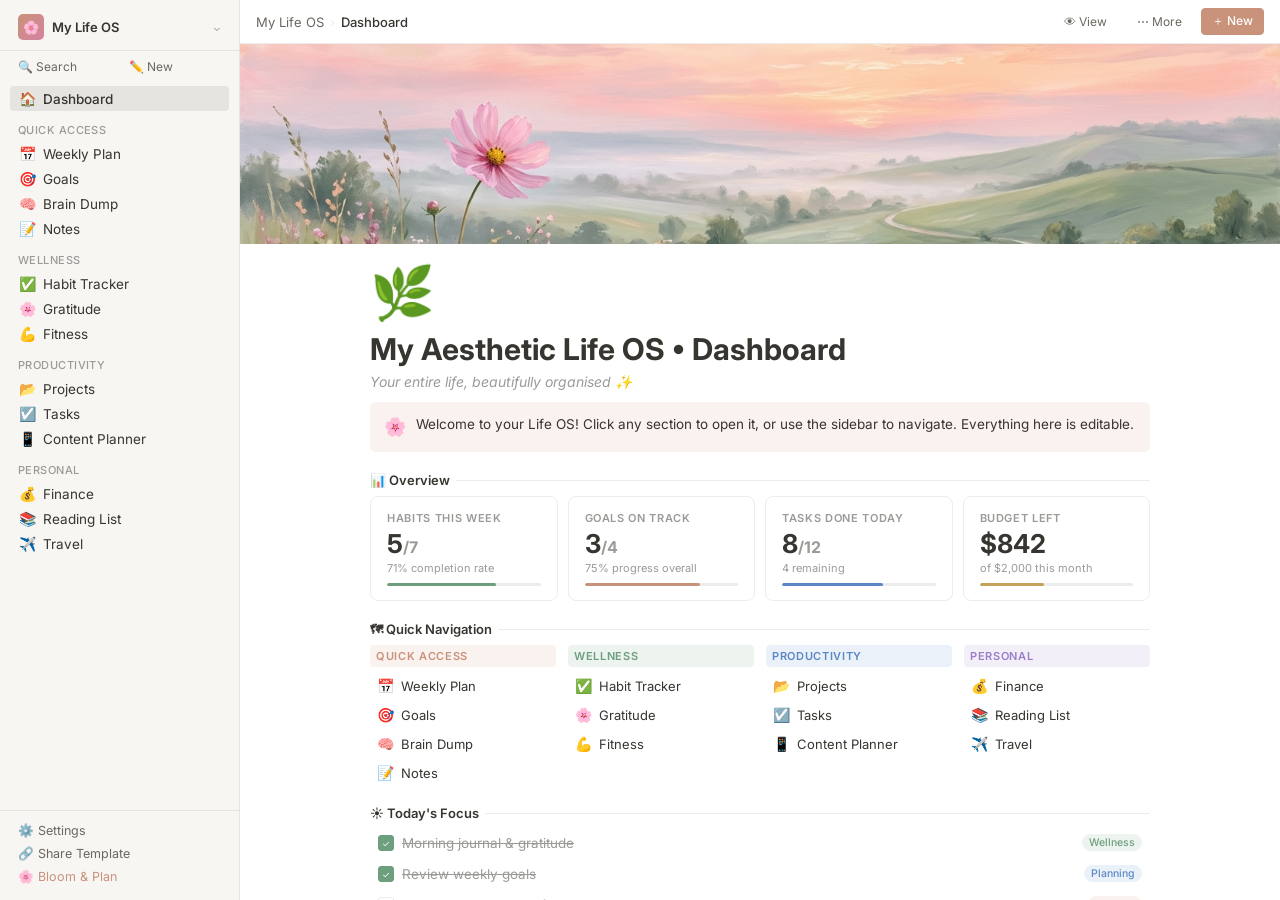
<file: products/life-os-notion/index.html>
<!DOCTYPE html>
<html lang="en">
<head>
  <meta charset="UTF-8" />
  <meta name="viewport" content="width=device-width, initial-scale=1.0" />
  <title>My Aesthetic Life OS • Dashboard</title>
  <link rel="preconnect" href="https://fonts.googleapis.com">
  <link href="https://fonts.googleapis.com/css2?family=Inter:wght@300;400;500;600&family=Cormorant+Garamond:ital,wght@0,400;0,500;1,400&display=swap" rel="stylesheet">
  <style>
    /* ═══════════════════════════════════════════════
       NOTION-LIKE LIFE OS DASHBOARD
       ═══════════════════════════════════════════════ */

    :root {
      --bg:         #FFFFFF;
      --sidebar-bg: #F7F6F3;
      --sidebar-w:  240px;
      --hover:      rgba(55,53,47,0.06);
      --active:     rgba(55,53,47,0.09);
      --border:     rgba(55,53,47,0.09);
      --text:       #37352F;
      --text-mid:   #6B6760;
      --text-light: #9B9A97;
      --rose:       #C9927A;
      --rose-bg:    rgba(201,146,122,0.12);
      --rose-light: #F5EAE3;
      --sage:       #6D9F7E;
      --sage-bg:    rgba(109,159,126,0.12);
      --gold:       #C4A25A;
      --gold-bg:    rgba(196,162,90,0.12);
      --blue:       #5B88C4;
      --blue-bg:    rgba(91,136,196,0.12);
      --purple:     #9B7DC8;
      --purple-bg:  rgba(155,125,200,0.12);
      --pink:       #D4839F;
      --pink-bg:    rgba(212,131,159,0.12);
      --font: 'Inter', -apple-system, sans-serif;
      --font-serif: 'Cormorant Garamond', Georgia, serif;
    }

    *, *::before, *::after { box-sizing: border-box; margin: 0; padding: 0; }
    html { font-size: 15px; }
    body {
      font-family: var(--font);
      background: var(--bg);
      color: var(--text);
      display: flex;
      height: 100vh;
      overflow: hidden;
    }

    /* ─── SCROLLBAR ─── */
    ::-webkit-scrollbar { width: 5px; height: 5px; }
    ::-webkit-scrollbar-track { background: transparent; }
    ::-webkit-scrollbar-thumb { background: rgba(55,53,47,0.15); border-radius: 10px; }

    /* ═══ SIDEBAR ═══ */
    .sidebar {
      width: var(--sidebar-w);
      background: var(--sidebar-bg);
      border-right: 1px solid var(--border);
      display: flex;
      flex-direction: column;
      flex-shrink: 0;
      overflow: hidden;
      transition: width 0.2s;
    }

    .sidebar-top {
      padding: 8px 10px 4px;
      border-bottom: 1px solid var(--border);
    }

    .workspace-btn {
      display: flex;
      align-items: center;
      gap: 8px;
      padding: 6px 8px;
      border-radius: 5px;
      cursor: pointer;
      transition: background 0.15s;
      width: 100%;
    }
    .workspace-btn:hover { background: var(--hover); }
    .workspace-icon {
      width: 26px; height: 26px;
      border-radius: 5px;
      background: linear-gradient(135deg, var(--rose), var(--pink));
      display: flex; align-items: center; justify-content: center;
      font-size: 13px; flex-shrink: 0;
    }
    .workspace-name {
      font-size: 13px; font-weight: 600; color: var(--text);
      flex: 1; white-space: nowrap; overflow: hidden; text-overflow: ellipsis;
    }
    .workspace-chevron { color: var(--text-light); font-size: 10px; }

    .sidebar-actions {
      display: flex;
      gap: 2px;
      padding: 4px 10px;
    }
    .sb-action {
      display: flex; align-items: center; gap: 6px;
      padding: 4px 8px; border-radius: 4px;
      font-size: 12px; color: var(--text-mid);
      cursor: pointer; transition: background 0.15s;
      flex: 1;
    }
    .sb-action:hover { background: var(--hover); }

    .sidebar-nav {
      flex: 1;
      overflow-y: auto;
      padding: 4px 10px 12px;
    }

    .nav-section {
      margin-bottom: 4px;
    }

    .nav-section-label {
      font-size: 11px; font-weight: 500;
      letter-spacing: 0.04em;
      color: var(--text-light);
      padding: 8px 8px 4px;
      text-transform: uppercase;
    }

    .nav-item {
      display: flex; align-items: center; gap: 7px;
      padding: 4px 8px; border-radius: 4px;
      font-size: 13.5px; color: var(--text);
      cursor: pointer; transition: background 0.1s;
      user-select: none;
    }
    .nav-item:hover { background: var(--hover); }
    .nav-item.active { background: var(--active); font-weight: 500; }
    .nav-item-icon { width: 18px; text-align: center; font-size: 14px; }
    .nav-item-label { flex: 1; white-space: nowrap; overflow: hidden; text-overflow: ellipsis; }

    .nav-sub {
      padding-left: 18px;
    }
    .nav-sub .nav-item {
      font-size: 13px;
      padding: 3px 8px;
    }

    .sidebar-footer {
      padding: 8px 10px 12px;
      border-top: 1px solid var(--border);
    }
    .sidebar-footer .nav-item { font-size: 12.5px; color: var(--text-mid); }

    /* ═══ MAIN CONTENT ═══ */
    .main {
      flex: 1;
      display: flex;
      flex-direction: column;
      overflow: hidden;
    }

    /* ─── TOP BAR ─── */
    .topbar {
      height: 44px;
      display: flex;
      align-items: center;
      padding: 0 16px;
      border-bottom: 1px solid var(--border);
      gap: 8px;
      flex-shrink: 0;
    }
    .topbar-breadcrumb {
      display: flex; align-items: center; gap: 6px;
      font-size: 13px; color: var(--text-mid);
    }
    .topbar-breadcrumb .current { color: var(--text); font-weight: 500; }
    .topbar-spacer { flex: 1; }
    .topbar-btn {
      display: flex; align-items: center; gap: 4px;
      padding: 4px 10px; border-radius: 4px;
      font-size: 12px; color: var(--text-mid);
      cursor: pointer; transition: background 0.15s;
      border: 1px solid transparent;
    }
    .topbar-btn:hover { background: var(--hover); border-color: var(--border); }
    .topbar-btn.primary {
      background: var(--rose); color: #fff; border-color: var(--rose); font-weight: 500;
    }
    .topbar-btn.primary:hover { background: #b8816a; }

    /* ─── PAGE CONTENT ─── */
    .page-content {
      flex: 1;
      overflow-y: auto;
      padding-bottom: 40px;
    }

    /* Cover */
    .page-cover {
      width: 100%; height: 200px;
      overflow: hidden; position: relative;
      cursor: pointer;
    }
    .page-cover img {
      width: 100%; height: 100%; object-fit: cover; object-position: center 40%;
      transition: filter 0.2s;
    }
    .page-cover:hover img { filter: brightness(1.05); }
    .cover-btn {
      position: absolute; bottom: 8px; right: 12px;
      background: rgba(255,255,255,0.9);
      border-radius: 4px; padding: 3px 10px;
      font-size: 11.5px; color: var(--text-mid);
      opacity: 0; transition: opacity 0.2s;
      cursor: pointer; backdrop-filter: blur(4px);
    }
    .page-cover:hover .cover-btn { opacity: 1; }

    /* Page Header */
    .page-header {
      max-width: 900px;
      margin: 0 auto;
      padding: 20px 60px 8px;
    }
    .page-emoji { font-size: 52px; line-height: 1.1; margin-bottom: 8px; cursor: pointer; }
    .page-title {
      font-family: var(--font);
      font-size: 30px; font-weight: 700;
      color: var(--text); line-height: 1.2;
      outline: none;
      border: none;
      background: transparent;
      width: 100%;
      padding: 2px 0;
      caret-color: var(--rose);
    }
    .page-title:focus { outline: none; }
    .page-subtitle {
      font-size: 14px; color: var(--text-light);
      margin-top: 4px; font-style: italic;
    }

    /* ─── BODY ─── */
    .page-body {
      max-width: 900px;
      margin: 0 auto;
      padding: 4px 60px 40px;
    }

    /* Divider */
    .block-divider {
      height: 1px; background: var(--border);
      margin: 16px 0;
    }

    /* ─── DASHBOARD GRID ─── */
    .dashboard-grid {
      display: grid;
      grid-template-columns: repeat(4, 1fr);
      gap: 12px;
      margin-bottom: 20px;
    }

    .dash-col {
      display: flex;
      flex-direction: column;
      gap: 4px;
    }

    .dash-col-header {
      font-size: 11px; font-weight: 600;
      letter-spacing: 0.06em; text-transform: uppercase;
      color: var(--text-light);
      padding: 4px 6px;
      border-radius: 4px;
      margin-bottom: 2px;
    }

    .dash-col-header.rose-h  { color: var(--rose);   background: var(--rose-bg); }
    .dash-col-header.sage-h  { color: var(--sage);   background: var(--sage-bg); }
    .dash-col-header.blue-h  { color: var(--blue);   background: var(--blue-bg); }
    .dash-col-header.purple-h{ color: var(--purple); background: var(--purple-bg); }

    .dash-link {
      display: flex; align-items: center; gap: 7px;
      padding: 4px 6px; border-radius: 4px;
      font-size: 13px; color: var(--text);
      cursor: pointer; transition: background 0.1s;
    }
    .dash-link:hover { background: var(--hover); }
    .dash-link-icon { font-size: 14px; width: 18px; text-align: center; }

    /* ─── STATS ROW ─── */
    .stats-row {
      display: grid;
      grid-template-columns: repeat(4, 1fr);
      gap: 10px;
      margin-bottom: 20px;
    }

    .stat-card {
      border: 1px solid var(--border);
      border-radius: 8px;
      padding: 14px 16px;
      cursor: pointer;
      transition: background 0.15s, box-shadow 0.15s;
    }
    .stat-card:hover { background: var(--hover); box-shadow: 0 2px 8px rgba(0,0,0,0.06); }
    .stat-label {
      font-size: 11px; font-weight: 600; letter-spacing: 0.06em; text-transform: uppercase;
      color: var(--text-light); margin-bottom: 6px;
    }
    .stat-value {
      font-size: 26px; font-weight: 700; color: var(--text); line-height: 1;
      margin-bottom: 4px;
    }
    .stat-sub { font-size: 11px; color: var(--text-light); }
    .stat-bar { height: 3px; border-radius: 2px; background: var(--border); margin-top: 8px; overflow: hidden; }
    .stat-bar-fill { height: 100%; border-radius: 2px; transition: width 0.5s; }

    /* ─── SECTION TITLE ─── */
    .section-heading {
      font-size: 13px; font-weight: 600;
      color: var(--text); margin: 20px 0 8px;
      display: flex; align-items: center; gap: 6px;
    }
    .section-heading::after {
      content: ''; flex: 1;
      height: 1px; background: var(--border);
    }

    /* ─── HABIT TRACKER ─── */
    .habit-grid {
      display: grid;
      gap: 6px;
      margin-bottom: 12px;
    }

    .habit-row {
      display: flex; align-items: center; gap: 8px;
      padding: 6px 10px; border-radius: 6px;
      border: 1px solid var(--border);
      background: #fff;
      transition: background 0.15s;
    }
    .habit-row:hover { background: var(--hover); }

    .habit-name { flex: 1; font-size: 13px; }
    .habit-streak {
      font-size: 11px; color: var(--text-light);
      padding: 2px 7px; border-radius: 100px;
      background: var(--sage-bg); color: var(--sage);
      font-weight: 500;
    }
    .habit-days {
      display: flex; gap: 3px;
    }
    .habit-day {
      width: 20px; height: 20px;
      border-radius: 4px; border: 1px solid var(--border);
      background: var(--bg); cursor: pointer;
      font-size: 9px; display: flex; align-items: center; justify-content: center;
      transition: all 0.15s;
      color: var(--text-light);
    }
    .habit-day.done { background: var(--sage); border-color: var(--sage); color: #fff; }
    .habit-day.today { border-color: var(--rose); }

    /* ─── TASK LIST ─── */
    .task-list {
      display: flex; flex-direction: column; gap: 2px;
      margin-bottom: 8px;
    }

    .task-item {
      display: flex; align-items: flex-start; gap: 8px;
      padding: 5px 8px; border-radius: 4px;
      cursor: pointer; transition: background 0.1s;
    }
    .task-item:hover { background: var(--hover); }

    .task-check {
      width: 16px; height: 16px;
      border: 1.5px solid var(--border);
      border-radius: 3px; flex-shrink: 0;
      margin-top: 1px; cursor: pointer;
      display: flex; align-items: center; justify-content: center;
      transition: all 0.15s;
      background: #fff;
    }
    .task-check.done { background: var(--sage); border-color: var(--sage); color: #fff; font-size: 9px; }
    .task-text { font-size: 13.5px; line-height: 1.4; }
    .task-text.done { text-decoration: line-through; color: var(--text-light); }
    .task-tag {
      margin-left: auto; flex-shrink: 0;
      font-size: 10.5px; font-weight: 500;
      padding: 2px 7px; border-radius: 100px;
    }
    .task-tag.rose   { background: var(--rose-bg); color: var(--rose); }
    .task-tag.sage   { background: var(--sage-bg); color: var(--sage); }
    .task-tag.blue   { background: var(--blue-bg); color: var(--blue); }
    .task-tag.gold   { background: var(--gold-bg); color: var(--gold); }
    .task-tag.purple { background: var(--purple-bg); color: var(--purple); }

    .add-item-btn {
      display: flex; align-items: center; gap: 6px;
      padding: 5px 8px; border-radius: 4px;
      font-size: 13px; color: var(--text-light);
      cursor: pointer; transition: background 0.1s;
    }
    .add-item-btn:hover { background: var(--hover); color: var(--text); }

    /* ─── GOALS ─── */
    .goals-grid {
      display: grid; grid-template-columns: 1fr 1fr; gap: 8px;
      margin-bottom: 8px;
    }

    .goal-card {
      border: 1px solid var(--border); border-radius: 8px;
      padding: 12px 14px; cursor: pointer;
      transition: background 0.15s, box-shadow 0.15s;
    }
    .goal-card:hover { background: var(--hover); box-shadow: 0 2px 8px rgba(0,0,0,0.06); }
    .goal-title { font-size: 13px; font-weight: 600; margin-bottom: 4px; }
    .goal-deadline { font-size: 11px; color: var(--text-light); margin-bottom: 6px; }
    .goal-progress-bar { height: 4px; background: var(--border); border-radius: 2px; overflow: hidden; }
    .goal-progress-fill { height: 100%; border-radius: 2px; }
    .goal-pct { font-size: 11px; font-weight: 600; margin-top: 4px; }

    /* ─── WEEKLY PLAN ─── */
    .week-grid {
      display: grid; grid-template-columns: repeat(7, 1fr); gap: 6px;
      margin-bottom: 12px;
    }
    .week-day {
      border: 1px solid var(--border); border-radius: 8px;
      padding: 8px 6px; min-height: 80px;
      cursor: pointer; transition: background 0.15s;
    }
    .week-day:hover { background: var(--hover); }
    .week-day.today { border-color: var(--rose); background: var(--rose-light); }
    .week-day-name { font-size: 10px; font-weight: 600; text-transform: uppercase; letter-spacing: 0.06em; color: var(--text-light); margin-bottom: 2px; }
    .week-day-num { font-size: 18px; font-weight: 700; color: var(--text); margin-bottom: 4px; }
    .week-day.today .week-day-num { color: var(--rose); }
    .week-event {
      font-size: 10px; padding: 2px 5px; border-radius: 3px;
      margin-bottom: 2px; line-height: 1.3;
    }

    /* ─── NOTES / BRAIN DUMP ─── */
    .note-block {
      border: 1px solid var(--border); border-radius: 8px;
      padding: 14px 16px; margin-bottom: 8px;
      cursor: pointer; transition: background 0.15s;
    }
    .note-block:hover { background: var(--hover); }
    .note-title { font-size: 13px; font-weight: 600; margin-bottom: 4px; }
    .note-date { font-size: 11px; color: var(--text-light); margin-bottom: 6px; }
    .note-preview { font-size: 12.5px; color: var(--text-mid); line-height: 1.5; }

    /* ─── GRATITUDE ─── */
    .gratitude-grid { display: grid; gap: 6px; margin-bottom: 8px; }
    .gratitude-row {
      display: flex; align-items: center; gap: 10px;
      padding: 8px 12px; border-radius: 6px;
      border: 1px solid var(--border); background: var(--rose-light);
    }
    .grat-num { font-size: 18px; font-weight: 700; color: var(--rose); width: 24px; }
    .grat-content { flex: 1; font-size: 13px; color: var(--text); font-style: italic; font-family: var(--font-serif); }
    .grat-date { font-size: 11px; color: var(--text-light); }

    /* ─── FINANCE ─── */
    .finance-grid { display: grid; grid-template-columns: 1fr 1fr; gap: 8px; margin-bottom: 12px; }
    .finance-card {
      border: 1px solid var(--border); border-radius: 8px;
      padding: 12px 14px;
    }
    .finance-label { font-size: 11px; font-weight: 600; text-transform: uppercase; letter-spacing: 0.06em; color: var(--text-light); margin-bottom: 4px; }
    .finance-amount { font-size: 22px; font-weight: 700; }
    .finance-amount.income { color: var(--sage); }
    .finance-amount.expense { color: var(--rose); }
    .finance-amount.savings { color: var(--blue); }

    .expense-row {
      display: flex; align-items: center; gap: 8px;
      padding: 6px 8px; border-radius: 4px; cursor: pointer;
      transition: background 0.1s;
    }
    .expense-row:hover { background: var(--hover); }
    .expense-cat { flex: 1; font-size: 13px; }
    .expense-amt { font-size: 13px; font-weight: 600; color: var(--text); }
    .expense-bar { flex: 0 0 60px; height: 4px; background: var(--border); border-radius: 2px; overflow: hidden; }
    .expense-bar-fill { height: 100%; border-radius: 2px; }

    /* ─── READING LIST ─── */
    .book-row {
      display: flex; align-items: center; gap: 10px;
      padding: 8px 8px; border-radius: 6px;
      cursor: pointer; transition: background 0.1s;
      border-bottom: 1px solid var(--border);
    }
    .book-row:hover { background: var(--hover); }
    .book-row:last-child { border-bottom: none; }
    .book-cover {
      width: 32px; height: 44px; border-radius: 3px;
      display: flex; align-items: center; justify-content: center;
      font-size: 18px; flex-shrink: 0;
    }
    .book-info { flex: 1; }
    .book-title { font-size: 13px; font-weight: 600; margin-bottom: 1px; }
    .book-author { font-size: 11.5px; color: var(--text-mid); }
    .book-status { font-size: 11px; font-weight: 500; padding: 2px 8px; border-radius: 100px; flex-shrink: 0; }
    .book-status.reading { background: var(--blue-bg); color: var(--blue); }
    .book-status.done    { background: var(--sage-bg); color: var(--sage); }
    .book-status.next    { background: var(--gold-bg); color: var(--gold); }

    /* ─── TRAVEL ─── */
    .trip-card {
      border: 1px solid var(--border); border-radius: 8px;
      padding: 12px 14px; margin-bottom: 8px;
      cursor: pointer; transition: background 0.15s;
      display: flex; align-items: center; gap: 12px;
    }
    .trip-card:hover { background: var(--hover); }
    .trip-icon { font-size: 30px; flex-shrink: 0; }
    .trip-info { flex: 1; }
    .trip-dest { font-size: 14px; font-weight: 600; margin-bottom: 2px; }
    .trip-date { font-size: 11.5px; color: var(--text-mid); margin-bottom: 4px; }
    .trip-items { display: flex; flex-wrap: wrap; gap: 4px; }
    .trip-tag { font-size: 10.5px; padding: 2px 7px; border-radius: 100px; background: var(--blue-bg); color: var(--blue); }
    .trip-status { font-size: 11.5px; font-weight: 600; padding: 4px 12px; border-radius: 100px; flex-shrink: 0; }
    .trip-status.planning { background: var(--gold-bg); color: var(--gold); }
    .trip-status.booked   { background: var(--sage-bg); color: var(--sage); }

    /* ─── CONTENT PLANNER ─── */
    .content-table { width: 100%; border-collapse: collapse; }
    .content-table th {
      text-align: left; font-size: 11px; font-weight: 600;
      letter-spacing: 0.06em; text-transform: uppercase;
      color: var(--text-light); padding: 6px 10px;
      border-bottom: 2px solid var(--border);
    }
    .content-table td {
      padding: 8px 10px; border-bottom: 1px solid var(--border);
      font-size: 13px; vertical-align: middle;
    }
    .content-table tr:hover td { background: var(--hover); }
    .content-table tr:last-child td { border-bottom: none; }
    .content-platform { font-size: 10.5px; font-weight: 600; padding: 2px 8px; border-radius: 100px; }

    /* ─── CALLOUT ─── */
    .callout {
      display: flex; align-items: flex-start; gap: 10px;
      padding: 12px 14px; border-radius: 6px;
      margin-bottom: 12px;
      font-size: 13.5px; line-height: 1.5;
    }
    .callout-icon { font-size: 18px; flex-shrink: 0; margin-top: -1px; }
    .callout.rose   { background: var(--rose-bg); }
    .callout.sage   { background: var(--sage-bg); }
    .callout.gold   { background: var(--gold-bg); }
    .callout.blue   { background: var(--blue-bg); }

    /* ─── TOGGLE BLOCKS ─── */
    .toggle-block {
      margin-bottom: 2px;
    }
    .toggle-header {
      display: flex; align-items: center; gap: 6px;
      padding: 4px 8px; border-radius: 4px;
      cursor: pointer; transition: background 0.1s;
      font-size: 13.5px; font-weight: 500;
      user-select: none;
    }
    .toggle-header:hover { background: var(--hover); }
    .toggle-arrow {
      width: 16px; height: 16px;
      display: flex; align-items: center; justify-content: center;
      color: var(--text-light); font-size: 10px;
      transition: transform 0.2s;
    }
    .toggle-block.open .toggle-arrow { transform: rotate(90deg); }
    .toggle-body {
      display: none;
      padding-left: 28px;
      padding-top: 4px;
    }
    .toggle-block.open .toggle-body { display: block; }

    /* ─── PAGES ─── */
    .page-view { display: none; }
    .page-view.active { display: block; }

    /* ─── QUOTE BLOCK ─── */
    .quote-block {
      border-left: 3px solid var(--rose);
      padding: 4px 14px;
      margin: 8px 0;
      font-size: 14px;
      color: var(--text-mid);
      font-style: italic;
      font-family: var(--font-serif);
    }

    /* ─── FITNESS ─── */
    .fitness-row {
      display: flex; align-items: center; gap: 8px;
      padding: 7px 10px; border-radius: 6px;
      border: 1px solid var(--border); margin-bottom: 6px;
      cursor: pointer; transition: background 0.1s;
    }
    .fitness-row:hover { background: var(--hover); }
    .fitness-icon { font-size: 18px; width: 28px; text-align: center; }
    .fitness-name { flex: 1; font-size: 13px; font-weight: 500; }
    .fitness-duration { font-size: 11.5px; color: var(--text-light); }
    .fitness-done { width: 20px; height: 20px; border-radius: 50%; border: 1.5px solid var(--border); display: flex; align-items: center; justify-content: center; font-size: 10px; cursor: pointer; transition: all 0.15s; }
    .fitness-done.checked { background: var(--sage); border-color: var(--sage); color: #fff; }

    /* ─── MOBILE TOGGLE ─── */
    .mobile-toggle {
      display: none; position: fixed; top: 10px; left: 10px; z-index: 100;
      background: var(--sidebar-bg); border: 1px solid var(--border);
      border-radius: 6px; padding: 6px 10px; font-size: 14px; cursor: pointer;
    }

    @media (max-width: 768px) {
      .sidebar { position: fixed; left: -260px; z-index: 50; height: 100vh; transition: left 0.25s; }
      .sidebar.open { left: 0; box-shadow: 4px 0 20px rgba(0,0,0,0.1); }
      .mobile-toggle { display: flex; }
      .page-header { padding: 16px 20px 8px; }
      .page-body { padding: 4px 20px 40px; }
      .dashboard-grid { grid-template-columns: 1fr 1fr; }
      .stats-row { grid-template-columns: 1fr 1fr; }
      .goals-grid { grid-template-columns: 1fr; }
      .week-grid { grid-template-columns: repeat(4,1fr); }
      .finance-grid { grid-template-columns: 1fr; }
    }
  </style>
</head>
<body>

<button class="mobile-toggle" onclick="document.querySelector('.sidebar').classList.toggle('open')">☰</button>

<!-- ════════════════ SIDEBAR ════════════════ -->
<aside class="sidebar" id="sidebar">
  <div class="sidebar-top">
    <div class="workspace-btn">
      <div class="workspace-icon">🌸</div>
      <div class="workspace-name">My Life OS</div>
      <div class="workspace-chevron">⌄</div>
    </div>
  </div>

  <div class="sidebar-actions">
    <div class="sb-action">🔍 Search</div>
    <div class="sb-action">✏️ New</div>
  </div>

  <div class="sidebar-nav">

    <div class="nav-section">
      <div class="nav-item active" onclick="navigate('dashboard')">
        <div class="nav-item-icon">🏠</div>
        <div class="nav-item-label">Dashboard</div>
      </div>
    </div>

    <div class="nav-section">
      <div class="nav-section-label">Quick Access</div>
      <div class="nav-item" onclick="navigate('weekly')">
        <div class="nav-item-icon">📅</div>
        <div class="nav-item-label">Weekly Plan</div>
      </div>
      <div class="nav-item" onclick="navigate('goals')">
        <div class="nav-item-icon">🎯</div>
        <div class="nav-item-label">Goals</div>
      </div>
      <div class="nav-item" onclick="navigate('braindump')">
        <div class="nav-item-icon">🧠</div>
        <div class="nav-item-label">Brain Dump</div>
      </div>
      <div class="nav-item" onclick="navigate('notes')">
        <div class="nav-item-icon">📝</div>
        <div class="nav-item-label">Notes</div>
      </div>
    </div>

    <div class="nav-section">
      <div class="nav-section-label">Wellness</div>
      <div class="nav-item" onclick="navigate('habits')">
        <div class="nav-item-icon">✅</div>
        <div class="nav-item-label">Habit Tracker</div>
      </div>
      <div class="nav-item" onclick="navigate('gratitude')">
        <div class="nav-item-icon">🌸</div>
        <div class="nav-item-label">Gratitude</div>
      </div>
      <div class="nav-item" onclick="navigate('fitness')">
        <div class="nav-item-icon">💪</div>
        <div class="nav-item-label">Fitness</div>
      </div>
    </div>

    <div class="nav-section">
      <div class="nav-section-label">Productivity</div>
      <div class="nav-item" onclick="navigate('projects')">
        <div class="nav-item-icon">📂</div>
        <div class="nav-item-label">Projects</div>
      </div>
      <div class="nav-item" onclick="navigate('tasks')">
        <div class="nav-item-icon">☑️</div>
        <div class="nav-item-label">Tasks</div>
      </div>
      <div class="nav-item" onclick="navigate('content')">
        <div class="nav-item-icon">📱</div>
        <div class="nav-item-label">Content Planner</div>
      </div>
    </div>

    <div class="nav-section">
      <div class="nav-section-label">Personal</div>
      <div class="nav-item" onclick="navigate('finance')">
        <div class="nav-item-icon">💰</div>
        <div class="nav-item-label">Finance</div>
      </div>
      <div class="nav-item" onclick="navigate('reading')">
        <div class="nav-item-icon">📚</div>
        <div class="nav-item-label">Reading List</div>
      </div>
      <div class="nav-item" onclick="navigate('travel')">
        <div class="nav-item-icon">✈️</div>
        <div class="nav-item-label">Travel</div>
      </div>
    </div>

  </div>

  <div class="sidebar-footer">
    <div class="nav-item">⚙️ Settings</div>
    <div class="nav-item">🔗 Share Template</div>
    <div class="nav-item" style="color:var(--rose);">🌸 Bloom &amp; Plan</div>
  </div>
</aside>

<!-- ════════════════ MAIN ════════════════ -->
<main class="main">

  <!-- TOP BAR -->
  <div class="topbar" id="topbar">
    <div class="topbar-breadcrumb">
      <span>My Life OS</span>
      <span style="color:var(--border)">›</span>
      <span class="current" id="breadcrumb-current">Dashboard</span>
    </div>
    <div class="topbar-spacer"></div>
    <div class="topbar-btn">👁 View</div>
    <div class="topbar-btn">⋯ More</div>
    <div class="topbar-btn primary">＋ New</div>
  </div>

  <!-- PAGE CONTENT -->
  <div class="page-content">

    <!-- ══════════════════ DASHBOARD ══════════════════ -->
    <div class="page-view active" id="view-dashboard">
      <div class="page-cover">
        <img src="banner.jpg" alt="Life OS Banner" />
        <div class="cover-btn">Change cover</div>
      </div>

      <div class="page-header">
        <div class="page-emoji">🌿</div>
        <div class="page-title" contenteditable spellcheck="false">My Aesthetic Life OS • Dashboard</div>
        <div class="page-subtitle">Your entire life, beautifully organised ✨</div>
      </div>

      <div class="page-body">

        <div class="callout rose">
          <span class="callout-icon">🌸</span>
          <span>Welcome to your Life OS! Click any section to open it, or use the sidebar to navigate. Everything here is editable.</span>
        </div>

        <!-- Stats -->
        <div class="section-heading">📊 Overview</div>
        <div class="stats-row">
          <div class="stat-card" onclick="navigate('habits')">
            <div class="stat-label">Habits This Week</div>
            <div class="stat-value">5<span style="font-size:16px;color:var(--text-light)">/7</span></div>
            <div class="stat-sub">71% completion rate</div>
            <div class="stat-bar"><div class="stat-bar-fill" style="width:71%;background:var(--sage);"></div></div>
          </div>
          <div class="stat-card" onclick="navigate('goals')">
            <div class="stat-label">Goals On Track</div>
            <div class="stat-value">3<span style="font-size:16px;color:var(--text-light)">/4</span></div>
            <div class="stat-sub">75% progress overall</div>
            <div class="stat-bar"><div class="stat-bar-fill" style="width:75%;background:var(--rose);"></div></div>
          </div>
          <div class="stat-card" onclick="navigate('tasks')">
            <div class="stat-label">Tasks Done Today</div>
            <div class="stat-value">8<span style="font-size:16px;color:var(--text-light)">/12</span></div>
            <div class="stat-sub">4 remaining</div>
            <div class="stat-bar"><div class="stat-bar-fill" style="width:66%;background:var(--blue);"></div></div>
          </div>
          <div class="stat-card" onclick="navigate('finance')">
            <div class="stat-label">Budget Left</div>
            <div class="stat-value">$842</div>
            <div class="stat-sub">of $2,000 this month</div>
            <div class="stat-bar"><div class="stat-bar-fill" style="width:42%;background:var(--gold);"></div></div>
          </div>
        </div>

        <!-- Dashboard Grid -->
        <div class="section-heading">🗺 Quick Navigation</div>
        <div class="dashboard-grid">
          <!-- Quick Access -->
          <div class="dash-col">
            <div class="dash-col-header rose-h">Quick Access</div>
            <div class="dash-link" onclick="navigate('weekly')"><span class="dash-link-icon">📅</span> Weekly Plan</div>
            <div class="dash-link" onclick="navigate('goals')"><span class="dash-link-icon">🎯</span> Goals</div>
            <div class="dash-link" onclick="navigate('braindump')"><span class="dash-link-icon">🧠</span> Brain Dump</div>
            <div class="dash-link" onclick="navigate('notes')"><span class="dash-link-icon">📝</span> Notes</div>
          </div>
          <!-- Wellness -->
          <div class="dash-col">
            <div class="dash-col-header sage-h">Wellness</div>
            <div class="dash-link" onclick="navigate('habits')"><span class="dash-link-icon">✅</span> Habit Tracker</div>
            <div class="dash-link" onclick="navigate('gratitude')"><span class="dash-link-icon">🌸</span> Gratitude</div>
            <div class="dash-link" onclick="navigate('fitness')"><span class="dash-link-icon">💪</span> Fitness</div>
          </div>
          <!-- Productivity -->
          <div class="dash-col">
            <div class="dash-col-header blue-h">Productivity</div>
            <div class="dash-link" onclick="navigate('projects')"><span class="dash-link-icon">📂</span> Projects</div>
            <div class="dash-link" onclick="navigate('tasks')"><span class="dash-link-icon">☑️</span> Tasks</div>
            <div class="dash-link" onclick="navigate('content')"><span class="dash-link-icon">📱</span> Content Planner</div>
          </div>
          <!-- Personal -->
          <div class="dash-col">
            <div class="dash-col-header purple-h">Personal</div>
            <div class="dash-link" onclick="navigate('finance')"><span class="dash-link-icon">💰</span> Finance</div>
            <div class="dash-link" onclick="navigate('reading')"><span class="dash-link-icon">📚</span> Reading List</div>
            <div class="dash-link" onclick="navigate('travel')"><span class="dash-link-icon">✈️</span> Travel</div>
          </div>
        </div>

        <!-- Today's Tasks -->
        <div class="section-heading">☀️ Today's Focus</div>
        <div class="task-list" id="dashboard-tasks">
          <div class="task-item" onclick="toggleTask(this)">
            <div class="task-check done">✓</div>
            <div class="task-text done">Morning journal & gratitude</div>
            <span class="task-tag sage">Wellness</span>
          </div>
          <div class="task-item" onclick="toggleTask(this)">
            <div class="task-check done">✓</div>
            <div class="task-text done">Review weekly goals</div>
            <span class="task-tag blue">Planning</span>
          </div>
          <div class="task-item" onclick="toggleTask(this)">
            <div class="task-check"></div>
            <div class="task-text">Work on blog post draft</div>
            <span class="task-tag rose">Content</span>
          </div>
          <div class="task-item" onclick="toggleTask(this)">
            <div class="task-check"></div>
            <div class="task-text">30 min yoga session</div>
            <span class="task-tag sage">Fitness</span>
          </div>
          <div class="task-item" onclick="toggleTask(this)">
            <div class="task-check"></div>
            <div class="task-text">Read for 20 minutes</div>
            <span class="task-tag gold">Personal</span>
          </div>
        </div>
        <div class="add-item-btn" onclick="addTask('dashboard-tasks')">＋ Add a task</div>

        <div class="block-divider"></div>
        <div class="quote-block">"The secret of getting ahead is getting started." — Mark Twain</div>

      </div>
    </div>

    <!-- ══════════════════ WEEKLY PLAN ══════════════════ -->
    <div class="page-view" id="view-weekly">
      <div class="page-header" style="padding-top:32px">
        <div class="page-emoji">📅</div>
        <div class="page-title" contenteditable spellcheck="false">Weekly Plan</div>
        <div class="page-subtitle">Week of July 14 – 20, 2026</div>
      </div>
      <div class="page-body">
        <div class="callout gold">
          <span class="callout-icon">⚡</span>
          <span><strong>This week's intention:</strong> Focus on deep work, rest, and daily movement.</span>
        </div>
        <div class="section-heading">📆 Week at a Glance</div>
        <div class="week-grid">
          <div class="week-day">
            <div class="week-day-name">Mon</div>
            <div class="week-day-num">14</div>
            <div class="week-event" style="background:var(--rose-bg);color:var(--rose)">Deep work</div>
            <div class="week-event" style="background:var(--sage-bg);color:var(--sage)">Yoga 7am</div>
          </div>
          <div class="week-day today">
            <div class="week-day-name">Tue</div>
            <div class="week-day-num">15</div>
            <div class="week-event" style="background:var(--rose-bg);color:var(--rose)">Blog post</div>
            <div class="week-event" style="background:var(--blue-bg);color:var(--blue)">Call 3pm</div>
          </div>
          <div class="week-day">
            <div class="week-day-name">Wed</div>
            <div class="week-day-num">16</div>
            <div class="week-event" style="background:var(--gold-bg);color:var(--gold)">Reading</div>
          </div>
          <div class="week-day">
            <div class="week-day-name">Thu</div>
            <div class="week-day-num">17</div>
            <div class="week-event" style="background:var(--purple-bg);color:var(--purple)">Journaling</div>
            <div class="week-event" style="background:var(--sage-bg);color:var(--sage)">Walk</div>
          </div>
          <div class="week-day">
            <div class="week-day-name">Fri</div>
            <div class="week-day-num">18</div>
            <div class="week-event" style="background:var(--rose-bg);color:var(--rose)">Content</div>
          </div>
          <div class="week-day">
            <div class="week-day-name">Sat</div>
            <div class="week-day-num">19</div>
            <div class="week-event" style="background:var(--gold-bg);color:var(--gold)">Self-care</div>
          </div>
          <div class="week-day">
            <div class="week-day-name">Sun</div>
            <div class="week-day-num">20</div>
            <div class="week-event" style="background:var(--sage-bg);color:var(--sage)">Rest & reset</div>
          </div>
        </div>
        <div class="section-heading">🎯 Weekly Priorities</div>
        <div class="task-list" id="weekly-tasks">
          <div class="task-item" onclick="toggleTask(this)"><div class="task-check done">✓</div><div class="task-text done">Publish blog post #12</div><span class="task-tag rose">Content</span></div>
          <div class="task-item" onclick="toggleTask(this)"><div class="task-check"></div><div class="task-text">Complete online course module 3</div><span class="task-tag blue">Learning</span></div>
          <div class="task-item" onclick="toggleTask(this)"><div class="task-check"></div><div class="task-text">Plan next month's content calendar</div><span class="task-tag rose">Content</span></div>
          <div class="task-item" onclick="toggleTask(this)"><div class="task-check"></div><div class="task-text">Family dinner Sunday</div><span class="task-tag gold">Personal</span></div>
        </div>
        <div class="add-item-btn" onclick="addTask('weekly-tasks')">＋ Add priority</div>
      </div>
    </div>

    <!-- ══════════════════ GOALS ══════════════════ -->
    <div class="page-view" id="view-goals">
      <div class="page-header" style="padding-top:32px">
        <div class="page-emoji">🎯</div>
        <div class="page-title" contenteditable spellcheck="false">Goals</div>
        <div class="page-subtitle">Dream big. Break it down. Make it happen.</div>
      </div>
      <div class="page-body">
        <div class="section-heading">🌟 2026 Goals</div>
        <div class="goals-grid">
          <div class="goal-card">
            <div class="goal-title">💰 Launch digital product shop</div>
            <div class="goal-deadline">Deadline: Aug 31, 2026</div>
            <div class="goal-progress-bar"><div class="goal-progress-fill" style="width:75%;background:var(--rose);"></div></div>
            <div class="goal-pct" style="color:var(--rose)">75% complete</div>
          </div>
          <div class="goal-card">
            <div class="goal-title">🌿 Run 5K without stopping</div>
            <div class="goal-deadline">Deadline: Sep 15, 2026</div>
            <div class="goal-progress-bar"><div class="goal-progress-fill" style="width:40%;background:var(--sage);"></div></div>
            <div class="goal-pct" style="color:var(--sage)">40% complete</div>
          </div>
          <div class="goal-card">
            <div class="goal-title">📚 Read 24 books this year</div>
            <div class="goal-deadline">Deadline: Dec 31, 2026</div>
            <div class="goal-progress-bar"><div class="goal-progress-fill" style="width:58%;background:var(--blue);"></div></div>
            <div class="goal-pct" style="color:var(--blue)">14/24 books</div>
          </div>
          <div class="goal-card">
            <div class="goal-title">✈️ Visit 2 new countries</div>
            <div class="goal-deadline">Deadline: Dec 31, 2026</div>
            <div class="goal-progress-bar"><div class="goal-progress-fill" style="width:50%;background:var(--purple);"></div></div>
            <div class="goal-pct" style="color:var(--purple)">1/2 trips done</div>
          </div>
        </div>
        <div class="section-heading">📝 Monthly Milestones</div>
        <div class="task-list" id="goal-milestones">
          <div class="task-item" onclick="toggleTask(this)"><div class="task-check done">✓</div><div class="task-text done">Launch shop website</div><span class="task-tag rose">July</span></div>
          <div class="task-item" onclick="toggleTask(this)"><div class="task-check done">✓</div><div class="task-text done">Create first 3 digital products</div><span class="task-tag rose">July</span></div>
          <div class="task-item" onclick="toggleTask(this)"><div class="task-check"></div><div class="task-text">Get first 10 sales</div><span class="task-tag gold">August</span></div>
          <div class="task-item" onclick="toggleTask(this)"><div class="task-check"></div><div class="task-text">Run 3km non-stop</div><span class="task-tag sage">August</span></div>
        </div>
        <div class="add-item-btn" onclick="addTask('goal-milestones')">＋ Add milestone</div>
      </div>
    </div>

    <!-- ══════════════════ HABIT TRACKER ══════════════════ -->
    <div class="page-view" id="view-habits">
      <div class="page-header" style="padding-top:32px">
        <div class="page-emoji">✅</div>
        <div class="page-title" contenteditable spellcheck="false">Habit Tracker</div>
        <div class="page-subtitle">Small daily actions create extraordinary results.</div>
      </div>
      <div class="page-body">
        <div class="callout sage">
          <span class="callout-icon">💡</span>
          <span>Click on the day circles to mark a habit as done. Build that streak!</span>
        </div>
        <div class="section-heading">🌿 This Week's Habits</div>
        <div style="display:flex;gap:6px;margin-bottom:8px;padding:0 10px;">
          <div style="flex:1"></div>
          <div style="display:flex;gap:3px;">
            <div style="width:20px;text-align:center;font-size:10px;font-weight:600;color:var(--text-light)">M</div>
            <div style="width:20px;text-align:center;font-size:10px;font-weight:600;color:var(--text-light)">T</div>
            <div style="width:20px;text-align:center;font-size:10px;font-weight:600;color:var(--rose);border-bottom:2px solid var(--rose)">W</div>
            <div style="width:20px;text-align:center;font-size:10px;font-weight:600;color:var(--text-light)">T</div>
            <div style="width:20px;text-align:center;font-size:10px;font-weight:600;color:var(--text-light)">F</div>
            <div style="width:20px;text-align:center;font-size:10px;font-weight:600;color:var(--text-light)">S</div>
            <div style="width:20px;text-align:center;font-size:10px;font-weight:600;color:var(--text-light)">S</div>
          </div>
        </div>
        <div class="habit-grid">
          <div class="habit-row"><span style="font-size:16px">🧘</span><span class="habit-name">Morning Meditation</span><span class="habit-streak">🔥 5 days</span><div class="habit-days"><div class="habit-day done" onclick="this.classList.toggle('done')">✓</div><div class="habit-day done" onclick="this.classList.toggle('done')">✓</div><div class="habit-day today done" onclick="this.classList.toggle('done')">✓</div><div class="habit-day" onclick="this.classList.toggle('done')">4</div><div class="habit-day" onclick="this.classList.toggle('done')">5</div><div class="habit-day" onclick="this.classList.toggle('done')">6</div><div class="habit-day" onclick="this.classList.toggle('done')">7</div></div></div>
          <div class="habit-row"><span style="font-size:16px">📝</span><span class="habit-name">Journal 3 pages</span><span class="habit-streak">🔥 3 days</span><div class="habit-days"><div class="habit-day done" onclick="this.classList.toggle('done')">✓</div><div class="habit-day done" onclick="this.classList.toggle('done')">✓</div><div class="habit-day today done" onclick="this.classList.toggle('done')">✓</div><div class="habit-day" onclick="this.classList.toggle('done')">4</div><div class="habit-day" onclick="this.classList.toggle('done')">5</div><div class="habit-day" onclick="this.classList.toggle('done')">6</div><div class="habit-day" onclick="this.classList.toggle('done')">7</div></div></div>
          <div class="habit-row"><span style="font-size:16px">💧</span><span class="habit-name">Drink 2L water</span><span class="habit-streak">🔥 7 days</span><div class="habit-days"><div class="habit-day done" onclick="this.classList.toggle('done')">✓</div><div class="habit-day done" onclick="this.classList.toggle('done')">✓</div><div class="habit-day today done" onclick="this.classList.toggle('done')">✓</div><div class="habit-day" onclick="this.classList.toggle('done')">4</div><div class="habit-day" onclick="this.classList.toggle('done')">5</div><div class="habit-day" onclick="this.classList.toggle('done')">6</div><div class="habit-day" onclick="this.classList.toggle('done')">7</div></div></div>
          <div class="habit-row"><span style="font-size:16px">📚</span><span class="habit-name">Read 20 minutes</span><span class="habit-streak">🔥 2 days</span><div class="habit-days"><div class="habit-day done" onclick="this.classList.toggle('done')">✓</div><div class="habit-day done" onclick="this.classList.toggle('done')">✓</div><div class="habit-day today" onclick="this.classList.toggle('done')">3</div><div class="habit-day" onclick="this.classList.toggle('done')">4</div><div class="habit-day" onclick="this.classList.toggle('done')">5</div><div class="habit-day" onclick="this.classList.toggle('done')">6</div><div class="habit-day" onclick="this.classList.toggle('done')">7</div></div></div>
          <div class="habit-row"><span style="font-size:16px">🚶</span><span class="habit-name">Walk 10,000 steps</span><span class="habit-streak">🔥 4 days</span><div class="habit-days"><div class="habit-day done" onclick="this.classList.toggle('done')">✓</div><div class="habit-day done" onclick="this.classList.toggle('done')">✓</div><div class="habit-day today done" onclick="this.classList.toggle('done')">✓</div><div class="habit-day" onclick="this.classList.toggle('done')">4</div><div class="habit-day" onclick="this.classList.toggle('done')">5</div><div class="habit-day" onclick="this.classList.toggle('done')">6</div><div class="habit-day" onclick="this.classList.toggle('done')">7</div></div></div>
          <div class="habit-row"><span style="font-size:16px">🌙</span><span class="habit-name">In bed by 10:30pm</span><span class="habit-streak">🔥 1 day</span><div class="habit-days"><div class="habit-day done" onclick="this.classList.toggle('done')">✓</div><div class="habit-day" onclick="this.classList.toggle('done')">2</div><div class="habit-day today" onclick="this.classList.toggle('done')">3</div><div class="habit-day" onclick="this.classList.toggle('done')">4</div><div class="habit-day" onclick="this.classList.toggle('done')">5</div><div class="habit-day" onclick="this.classList.toggle('done')">6</div><div class="habit-day" onclick="this.classList.toggle('done')">7</div></div></div>
        </div>
        <div class="add-item-btn">＋ Add new habit</div>
      </div>
    </div>

    <!-- ══════════════════ GRATITUDE ══════════════════ -->
    <div class="page-view" id="view-gratitude">
      <div class="page-header" style="padding-top:32px">
        <div class="page-emoji">🌸</div>
        <div class="page-title" contenteditable spellcheck="false">Gratitude Journal</div>
        <div class="page-subtitle">Count your blessings. Name them one by one.</div>
      </div>
      <div class="page-body">
        <div class="quote-block">"Gratitude turns what we have into enough." — Melody Beattie</div>
        <div class="section-heading">Today — July 14, 2026</div>
        <div class="callout rose">
          <span class="callout-icon">✍️</span>
          <div>
            <div style="font-weight:600;margin-bottom:4px">Today I am grateful for…</div>
            <div contenteditable style="outline:none;min-height:24px;font-style:italic;color:var(--text-mid)" spellcheck="false">Click to write your gratitude for today…</div>
          </div>
        </div>
        <div class="section-heading">📖 Past Entries</div>
        <div class="gratitude-grid">
          <div class="gratitude-row"><div class="grat-num">1</div><div class="grat-content">The quiet morning light and my first cup of coffee ☕</div><div class="grat-date">Jul 13</div></div>
          <div class="gratitude-row"><div class="grat-num">2</div><div class="grat-content">A long conversation with my best friend that lifted my spirits 💕</div><div class="grat-date">Jul 13</div></div>
          <div class="gratitude-row"><div class="grat-num">3</div><div class="grat-content">The smell of rain and staying cozy inside 🌧️</div><div class="grat-date">Jul 12</div></div>
          <div class="gratitude-row"><div class="grat-num">4</div><div class="grat-content">My body that carries me through every single day 🌿</div><div class="grat-date">Jul 12</div></div>
          <div class="gratitude-row"><div class="grat-num">5</div><div class="grat-content">Making progress on my dream — one small step at a time ✨</div><div class="grat-date">Jul 11</div></div>
        </div>
      </div>
    </div>

    <!-- ══════════════════ FITNESS ══════════════════ -->
    <div class="page-view" id="view-fitness">
      <div class="page-header" style="padding-top:32px">
        <div class="page-emoji">💪</div>
        <div class="page-title" contenteditable spellcheck="false">Fitness Tracker</div>
        <div class="page-subtitle">Move your body. Love your body.</div>
      </div>
      <div class="page-body">
        <div class="stats-row" style="grid-template-columns:repeat(3,1fr)">
          <div class="stat-card"><div class="stat-label">Workouts This Month</div><div class="stat-value">14</div><div class="stat-sub">Goal: 20</div><div class="stat-bar"><div class="stat-bar-fill" style="width:70%;background:var(--sage)"></div></div></div>
          <div class="stat-card"><div class="stat-label">Active Days</div><div class="stat-value">18</div><div class="stat-sub">of 30 days</div><div class="stat-bar"><div class="stat-bar-fill" style="width:60%;background:var(--rose)"></div></div></div>
          <div class="stat-card"><div class="stat-label">Avg. Daily Steps</div><div class="stat-value">8,420</div><div class="stat-sub">Goal: 10,000</div><div class="stat-bar"><div class="stat-bar-fill" style="width:84%;background:var(--blue)"></div></div></div>
        </div>
        <div class="section-heading">📅 This Week's Workouts</div>
        <div class="fitness-row"><div class="fitness-icon">🧘</div><div class="fitness-name">Morning Yoga Flow</div><div class="fitness-duration">30 min · Mon</div><div class="fitness-done checked" onclick="this.classList.toggle('checked')">✓</div></div>
        <div class="fitness-row"><div class="fitness-icon">🏃</div><div class="fitness-name">2.5km Run</div><div class="fitness-duration">22 min · Tue</div><div class="fitness-done checked" onclick="this.classList.toggle('checked')">✓</div></div>
        <div class="fitness-row"><div class="fitness-icon">🏋️</div><div class="fitness-name">Strength Training</div><div class="fitness-duration">45 min · Wed</div><div class="fitness-done" onclick="this.classList.toggle('checked')"></div></div>
        <div class="fitness-row"><div class="fitness-icon">🚶</div><div class="fitness-name">Evening Walk</div><div class="fitness-duration">40 min · Thu</div><div class="fitness-done" onclick="this.classList.toggle('checked')"></div></div>
        <div class="fitness-row"><div class="fitness-icon">🧘</div><div class="fitness-name">Pilates</div><div class="fitness-duration">35 min · Fri</div><div class="fitness-done" onclick="this.classList.toggle('checked')"></div></div>
        <div class="add-item-btn">＋ Log workout</div>
      </div>
    </div>

    <!-- ══════════════════ TASKS ══════════════════ -->
    <div class="page-view" id="view-tasks">
      <div class="page-header" style="padding-top:32px">
        <div class="page-emoji">☑️</div>
        <div class="page-title" contenteditable spellcheck="false">Tasks</div>
        <div class="page-subtitle">Get things done, beautifully.</div>
      </div>
      <div class="page-body">
        <div class="section-heading">🔴 High Priority</div>
        <div class="task-list" id="tasks-high">
          <div class="task-item" onclick="toggleTask(this)"><div class="task-check"></div><div class="task-text">Finish Vision Board Kit PDF design</div><span class="task-tag rose">Work</span></div>
          <div class="task-item" onclick="toggleTask(this)"><div class="task-check"></div><div class="task-text">Reply to client emails</div><span class="task-tag rose">Work</span></div>
          <div class="task-item" onclick="toggleTask(this)"><div class="task-check"></div><div class="task-text">Book dentist appointment</div><span class="task-tag gold">Health</span></div>
        </div>
        <div class="add-item-btn" onclick="addTask('tasks-high')">＋ Add task</div>
        <div class="section-heading">🟡 Medium Priority</div>
        <div class="task-list" id="tasks-mid">
          <div class="task-item" onclick="toggleTask(this)"><div class="task-check done">✓</div><div class="task-text done">Grocery shopping</div><span class="task-tag sage">Personal</span></div>
          <div class="task-item" onclick="toggleTask(this)"><div class="task-check"></div><div class="task-text">Schedule social posts for week</div><span class="task-tag blue">Content</span></div>
          <div class="task-item" onclick="toggleTask(this)"><div class="task-check"></div><div class="task-text">Tidy desk and workspace</div><span class="task-tag gold">Home</span></div>
        </div>
        <div class="add-item-btn" onclick="addTask('tasks-mid')">＋ Add task</div>
        <div class="section-heading">🟢 Someday / Maybe</div>
        <div class="task-list" id="tasks-low">
          <div class="task-item" onclick="toggleTask(this)"><div class="task-check"></div><div class="task-text">Learn Procreate illustration</div><span class="task-tag purple">Learning</span></div>
          <div class="task-item" onclick="toggleTask(this)"><div class="task-check"></div><div class="task-text">Research Bali retreat options</div><span class="task-tag blue">Travel</span></div>
        </div>
        <div class="add-item-btn" onclick="addTask('tasks-low')">＋ Add task</div>
      </div>
    </div>

    <!-- ══════════════════ PROJECTS ══════════════════ -->
    <div class="page-view" id="view-projects">
      <div class="page-header" style="padding-top:32px">
        <div class="page-emoji">📂</div>
        <div class="page-title" contenteditable spellcheck="false">Projects</div>
        <div class="page-subtitle">Big things are built one small step at a time.</div>
      </div>
      <div class="page-body">
        <div class="goals-grid">
          <div class="goal-card">
            <div style="display:flex;align-items:center;justify-content:space-between;margin-bottom:6px"><div class="goal-title">🛍️ Digital Products Shop</div><span class="task-tag rose">Active</span></div>
            <div class="goal-deadline">Started Jul 2026 · Ongoing</div>
            <div class="goal-progress-bar"><div class="goal-progress-fill" style="width:80%;background:var(--rose)"></div></div>
            <div class="goal-pct" style="color:var(--rose)">80% — Shop live ✨</div>
          </div>
          <div class="goal-card">
            <div style="display:flex;align-items:center;justify-content:space-between;margin-bottom:6px"><div class="goal-title">✍️ Blog Relaunch</div><span class="task-tag blue">In Progress</span></div>
            <div class="goal-deadline">Deadline: Aug 1, 2026</div>
            <div class="goal-progress-bar"><div class="goal-progress-fill" style="width:45%;background:var(--blue)"></div></div>
            <div class="goal-pct" style="color:var(--blue)">45% complete</div>
          </div>
          <div class="goal-card">
            <div style="display:flex;align-items:center;justify-content:space-between;margin-bottom:6px"><div class="goal-title">📸 Instagram Growth</div><span class="task-tag sage">Active</span></div>
            <div class="goal-deadline">Goal: 10k followers by Dec</div>
            <div class="goal-progress-bar"><div class="goal-progress-fill" style="width:62%;background:var(--sage)"></div></div>
            <div class="goal-pct" style="color:var(--sage)">6,200 / 10,000</div>
          </div>
          <div class="goal-card">
            <div style="display:flex;align-items:center;justify-content:space-between;margin-bottom:6px"><div class="goal-title">🎓 Online Course Creation</div><span class="task-tag gold">Planning</span></div>
            <div class="goal-deadline">Launch: Q4 2026</div>
            <div class="goal-progress-bar"><div class="goal-progress-fill" style="width:15%;background:var(--gold)"></div></div>
            <div class="goal-pct" style="color:var(--gold)">15% — Outline done</div>
          </div>
        </div>
      </div>
    </div>

    <!-- ══════════════════ CONTENT PLANNER ══════════════════ -->
    <div class="page-view" id="view-content">
      <div class="page-header" style="padding-top:32px">
        <div class="page-emoji">📱</div>
        <div class="page-title" contenteditable spellcheck="false">Content Planner</div>
        <div class="page-subtitle">Create content that connects and inspires.</div>
      </div>
      <div class="page-body">
        <div class="stats-row" style="grid-template-columns:repeat(3,1fr)">
          <div class="stat-card"><div class="stat-label">Posts This Month</div><div class="stat-value">12</div><div class="stat-sub">Goal: 20</div></div>
          <div class="stat-card"><div class="stat-label">Ideas in Pipeline</div><div class="stat-value">24</div><div class="stat-sub">Ready to create</div></div>
          <div class="stat-card"><div class="stat-label">Published This Week</div><div class="stat-value">3</div><div class="stat-sub">On schedule ✓</div></div>
        </div>
        <div class="section-heading">📋 Content Calendar</div>
        <table class="content-table">
          <thead>
            <tr>
              <th>Date</th>
              <th>Title / Topic</th>
              <th>Platform</th>
              <th>Status</th>
            </tr>
          </thead>
          <tbody>
            <tr><td>Jul 14</td><td>Vision Board Kit launch post</td><td><span class="content-platform" style="background:var(--pink-bg);color:var(--pink)">Instagram</span></td><td><span class="task-tag sage">Published</span></td></tr>
            <tr><td>Jul 15</td><td>"How I plan my week" carousel</td><td><span class="content-platform" style="background:var(--pink-bg);color:var(--pink)">Instagram</span></td><td><span class="task-tag blue">Scheduled</span></td></tr>
            <tr><td>Jul 16</td><td>My morning routine vlog</td><td><span class="content-platform" style="background:var(--rose-bg);color:var(--rose)">YouTube</span></td><td><span class="task-tag gold">Drafting</span></td></tr>
            <tr><td>Jul 18</td><td>Top 5 Notion tips for beginners</td><td><span class="content-platform" style="background:var(--blue-bg);color:var(--blue)">Blog</span></td><td><span class="task-tag gold">Drafting</span></td></tr>
            <tr><td>Jul 20</td><td>Week in my life reel</td><td><span class="content-platform" style="background:var(--pink-bg);color:var(--pink)">Instagram</span></td><td><span class="task-tag purple">Idea</span></td></tr>
            <tr><td>Jul 21</td><td>Digital product shop tour</td><td><span class="content-platform" style="background:var(--rose-bg);color:var(--rose)">YouTube</span></td><td><span class="task-tag purple">Idea</span></td></tr>
          </tbody>
        </table>
        <div class="add-item-btn" style="margin-top:8px">＋ Add content idea</div>
      </div>
    </div>

    <!-- ══════════════════ FINANCE ══════════════════ -->
    <div class="page-view" id="view-finance">
      <div class="page-header" style="padding-top:32px">
        <div class="page-emoji">💰</div>
        <div class="page-title" contenteditable spellcheck="false">Finance</div>
        <div class="page-subtitle">Money flows to those who respect it.</div>
      </div>
      <div class="page-body">
        <div class="finance-grid">
          <div class="finance-card"><div class="finance-label">Income This Month</div><div class="finance-amount income">$3,280</div><div class="goal-progress-bar" style="margin-top:8px"><div class="goal-progress-fill" style="width:65%;background:var(--sage)"></div></div><div style="font-size:11px;color:var(--text-light);margin-top:4px">Goal: $5,000</div></div>
          <div class="finance-card"><div class="finance-label">Expenses This Month</div><div class="finance-amount expense">$1,158</div><div class="goal-progress-bar" style="margin-top:8px"><div class="goal-progress-fill" style="width:58%;background:var(--rose)"></div></div><div style="font-size:11px;color:var(--text-light);margin-top:4px">Budget: $2,000</div></div>
          <div class="finance-card"><div class="finance-label">Savings</div><div class="finance-amount savings">$2,122</div><div style="font-size:11px;color:var(--sage);margin-top:4px">↑ 64.7% of income saved</div></div>
          <div class="finance-card"><div class="finance-label">Shop Revenue</div><div class="finance-amount" style="color:var(--gold)">$480</div><div style="font-size:11px;color:var(--text-light);margin-top:4px">32 orders this month</div></div>
        </div>
        <div class="section-heading">📊 Spending Breakdown</div>
        <div class="expense-row"><span style="font-size:14px">🏠</span><div class="expense-cat">Rent & Utilities</div><div class="expense-bar"><div class="expense-bar-fill" style="width:60%;background:var(--blue)"></div></div><div class="expense-amt">$520</div></div>
        <div class="expense-row"><span style="font-size:14px">🛒</span><div class="expense-cat">Groceries</div><div class="expense-bar"><div class="expense-bar-fill" style="width:25%;background:var(--sage)"></div></div><div class="expense-amt">$210</div></div>
        <div class="expense-row"><span style="font-size:14px">☕</span><div class="expense-cat">Cafés & Dining</div><div class="expense-bar"><div class="expense-bar-fill" style="width:15%;background:var(--gold)"></div></div><div class="expense-amt">$130</div></div>
        <div class="expense-row"><span style="font-size:14px">🛍️</span><div class="expense-cat">Shopping</div><div class="expense-bar"><div class="expense-bar-fill" style="width:12%;background:var(--rose)"></div></div><div class="expense-amt">$98</div></div>
        <div class="expense-row"><span style="font-size:14px">📱</span><div class="expense-cat">Subscriptions</div><div class="expense-bar"><div class="expense-bar-fill" style="width:10%;background:var(--purple)"></div></div><div class="expense-amt">$78</div></div>
        <div class="expense-row"><span style="font-size:14px">🎓</span><div class="expense-cat">Learning & Courses</div><div class="expense-bar"><div class="expense-bar-fill" style="width:8%;background:var(--blue)"></div></div><div class="expense-amt">$122</div></div>
      </div>
    </div>

    <!-- ══════════════════ READING LIST ══════════════════ -->
    <div class="page-view" id="view-reading">
      <div class="page-header" style="padding-top:32px">
        <div class="page-emoji">📚</div>
        <div class="page-title" contenteditable spellcheck="false">Reading List</div>
        <div class="page-subtitle">A reader lives a thousand lives.</div>
      </div>
      <div class="page-body">
        <div class="stats-row" style="grid-template-columns:repeat(3,1fr)">
          <div class="stat-card"><div class="stat-label">Books Read 2026</div><div class="stat-value">14</div><div class="stat-sub">Goal: 24 books</div><div class="stat-bar"><div class="stat-bar-fill" style="width:58%;background:var(--blue)"></div></div></div>
          <div class="stat-card"><div class="stat-label">Currently Reading</div><div class="stat-value">2</div><div class="stat-sub">Active books</div></div>
          <div class="stat-card"><div class="stat-label">On My Wishlist</div><div class="stat-value">18</div><div class="stat-sub">Books to read</div></div>
        </div>
        <div class="section-heading">📖 Currently Reading</div>
        <div class="book-row"><div class="book-cover" style="background:var(--rose-bg)">📗</div><div class="book-info"><div class="book-title">Atomic Habits</div><div class="book-author">James Clear</div></div><span class="book-status reading">Reading</span></div>
        <div class="book-row"><div class="book-cover" style="background:var(--sage-bg)">📘</div><div class="book-info"><div class="book-title">The Year of Magical Thinking</div><div class="book-author">Joan Didion</div></div><span class="book-status reading">Reading</span></div>
        <div class="section-heading">✅ Recently Finished</div>
        <div class="book-row"><div class="book-cover" style="background:var(--gold-bg)">📙</div><div class="book-info"><div class="book-title">Big Magic</div><div class="book-author">Elizabeth Gilbert</div></div><span class="book-status done">Finished</span></div>
        <div class="book-row"><div class="book-cover" style="background:var(--purple-bg)">📕</div><div class="book-info"><div class="book-title">The Alchemist</div><div class="book-author">Paulo Coelho</div></div><span class="book-status done">Finished</span></div>
        <div class="book-row"><div class="book-cover" style="background:var(--blue-bg)">📒</div><div class="book-info"><div class="book-title">You Are a Badass</div><div class="book-author">Jen Sincero</div></div><span class="book-status done">Finished</span></div>
        <div class="section-heading">📋 Up Next</div>
        <div class="book-row"><div class="book-cover" style="background:var(--rose-bg)">📓</div><div class="book-info"><div class="book-title">The Art of Simple Living</div><div class="book-author">Shunmyo Masuno</div></div><span class="book-status next">Up Next</span></div>
        <div class="book-row"><div class="book-cover" style="background:var(--sage-bg)">📔</div><div class="book-info"><div class="book-title">Essentialism</div><div class="book-author">Greg McKeown</div></div><span class="book-status next">Up Next</span></div>
        <div class="add-item-btn" style="margin-top:4px">＋ Add book</div>
      </div>
    </div>

    <!-- ══════════════════ TRAVEL ══════════════════ -->
    <div class="page-view" id="view-travel">
      <div class="page-header" style="padding-top:32px">
        <div class="page-emoji">✈️</div>
        <div class="page-title" contenteditable spellcheck="false">Travel</div>
        <div class="page-subtitle">Collect moments, not just things.</div>
      </div>
      <div class="page-body">
        <div class="section-heading">🗺 Upcoming Trips</div>
        <div class="trip-card"><div class="trip-icon">🇮🇹</div><div class="trip-info"><div class="trip-dest">Rome & Amalfi Coast, Italy</div><div class="trip-date">September 12 – 22, 2026 · 10 nights</div><div class="trip-items"><span class="trip-tag">Flights ✓</span><span class="trip-tag">Hotel</span><span class="trip-tag">Itinerary</span><span class="trip-tag">Packing</span></div></div><span class="trip-status booked">Booked ✓</span></div>
        <div class="trip-card"><div class="trip-icon">🇧🇦</div><div class="trip-info"><div class="trip-dest">Bali, Indonesia</div><div class="trip-date">January 8 – 18, 2027 · 10 nights</div><div class="trip-items"><span class="trip-tag">Research</span><span class="trip-tag">Budget</span><span class="trip-tag">Activities</span></div></div><span class="trip-status planning">Planning</span></div>
        <div class="section-heading">✅ Italy Trip Checklist</div>
        <div class="task-list" id="travel-tasks">
          <div class="task-item" onclick="toggleTask(this)"><div class="task-check done">✓</div><div class="task-text done">Book flights (Ryanair — confirmed)</div><span class="task-tag sage">Done</span></div>
          <div class="task-item" onclick="toggleTask(this)"><div class="task-check done">✓</div><div class="task-text done">Book Rome Airbnb (3 nights)</div><span class="task-tag sage">Done</span></div>
          <div class="task-item" onclick="toggleTask(this)"><div class="task-check"></div><div class="task-text">Book Amalfi hotel (7 nights)</div><span class="task-tag rose">To-Do</span></div>
          <div class="task-item" onclick="toggleTask(this)"><div class="task-check"></div><div class="task-text">Check travel insurance</div><span class="task-tag gold">To-Do</span></div>
          <div class="task-item" onclick="toggleTask(this)"><div class="task-check"></div><div class="task-text">Create packing list</div><span class="task-tag blue">To-Do</span></div>
          <div class="task-item" onclick="toggleTask(this)"><div class="task-check"></div><div class="task-text">Learn 20 Italian phrases</div><span class="task-tag purple">Fun</span></div>
        </div>
        <div class="add-item-btn" onclick="addTask('travel-tasks')">＋ Add to checklist</div>
      </div>
    </div>

    <!-- ══════════════════ BRAIN DUMP ══════════════════ -->
    <div class="page-view" id="view-braindump">
      <div class="page-header" style="padding-top:32px">
        <div class="page-emoji">🧠</div>
        <div class="page-title" contenteditable spellcheck="false">Brain Dump</div>
        <div class="page-subtitle">Empty your mind. Clear your head. Think freely.</div>
      </div>
      <div class="page-body">
        <div class="callout blue">
          <span class="callout-icon">💡</span>
          <span>This is your free-writing space. No rules, no structure. Just dump everything out of your head.</span>
        </div>
        <div style="border:1px solid var(--border);border-radius:8px;padding:16px;min-height:200px;font-size:14px;line-height:1.7;color:var(--text);outline:none;margin-bottom:12px;" contenteditable spellcheck="false">Things on my mind today…

• Finish the digital product templates this week
• Need to reply to Sarah's message  
• The shop is looking amazing — share on Instagram!
• Schedule time for deep work tomorrow morning
• Pick up flowers for the apartment 🌸
• Research Canva Pro vs Adobe for templates
• Call mum on Sunday

</div>
        <div class="section-heading">💡 Ideas Parking Lot</div>
        <div class="note-block">
          <div class="note-title">New product ideas 💡</div>
          <div class="note-date">July 14, 2026</div>
          <div class="note-preview">Monthly budget spreadsheet · Self-care Sunday routine cards · 30-day manifestation challenge · Digital sticker pack for Notion · Meal planning template</div>
        </div>
      </div>
    </div>

    <!-- ══════════════════ NOTES ══════════════════ -->
    <div class="page-view" id="view-notes">
      <div class="page-header" style="padding-top:32px">
        <div class="page-emoji">📝</div>
        <div class="page-title" contenteditable spellcheck="false">Notes</div>
        <div class="page-subtitle">Capture every thought worth keeping.</div>
      </div>
      <div class="page-body">
        <div class="note-block" onclick="navigate('braindump')">
          <div class="note-title">📖 Book Notes — Atomic Habits</div>
          <div class="note-date">Updated Jul 13, 2026</div>
          <div class="note-preview">"You do not rise to the level of your goals. You fall to the level of your systems." — Key insight: habit stacking, 2-minute rule, environmental design…</div>
        </div>
        <div class="note-block">
          <div class="note-title">🛍️ Shop Launch Planning Notes</div>
          <div class="note-date">Updated Jul 12, 2026</div>
          <div class="note-preview">Products to create: Wedding Planner ✓, Daily Planner ✓, Vision Board Kit ✓, Notion Template ✓... Marketing plan: Instagram Reels, Pinterest boards, email newsletter…</div>
        </div>
        <div class="note-block">
          <div class="note-title">🌿 Morning Routine Redesign</div>
          <div class="note-date">Updated Jul 10, 2026</div>
          <div class="note-preview">5:45am wake · 6am water & vitamins · 6:15am journal · 6:45am yoga · 7:15am breakfast · 7:45am deep work block starts…</div>
        </div>
        <div class="note-block">
          <div class="note-title">💰 Income Streams Brainstorm</div>
          <div class="note-date">Updated Jul 8, 2026</div>
          <div class="note-preview">1. Digital products (active) 2. Coaching (future) 3. Affiliate marketing (passive) 4. Online course (Q4 plan) 5. Notion template marketplace…</div>
        </div>
        <div class="add-item-btn">＋ New note</div>
      </div>
    </div>

  </div><!-- end page-content -->
</main>

<script>
  // ─── NAVIGATION ───
  const pageNames = {
    dashboard: 'Dashboard',
    weekly: 'Weekly Plan',
    goals: 'Goals',
    habits: 'Habit Tracker',
    gratitude: 'Gratitude',
    fitness: 'Fitness',
    tasks: 'Tasks',
    projects: 'Projects',
    content: 'Content Planner',
    finance: 'Finance',
    reading: 'Reading List',
    travel: 'Travel',
    braindump: 'Brain Dump',
    notes: 'Notes'
  };

  function navigate(page) {
    // Hide all
    document.querySelectorAll('.page-view').forEach(v => v.classList.remove('active'));
    document.querySelectorAll('.nav-item').forEach(n => n.classList.remove('active'));

    // Show target
    const view = document.getElementById('view-' + page);
    if (view) view.classList.add('active');

    // Update breadcrumb
    document.getElementById('breadcrumb-current').textContent = pageNames[page] || page;

    // Update sidebar active
    document.querySelectorAll('.nav-item').forEach(n => {
      if (n.textContent.trim() === (pageNames[page] || page)) {
        n.classList.add('active');
      }
    });

    // Close mobile sidebar
    document.querySelector('.sidebar').classList.remove('open');

    // Scroll to top
    document.querySelector('.page-content').scrollTop = 0;
  }

  // ─── TOGGLE TASK ───
  function toggleTask(item) {
    const check = item.querySelector('.task-check');
    const text  = item.querySelector('.task-text');
    if (!check || !text) return;
    check.classList.toggle('done');
    text.classList.toggle('done');
    if (check.classList.contains('done')) check.textContent = '✓';
    else check.textContent = '';
  }

  // ─── ADD TASK ───
  function addTask(listId) {
    const list = document.getElementById(listId);
    if (!list) return;
    const item = document.createElement('div');
    item.className = 'task-item';
    item.onclick = () => toggleTask(item);
    item.innerHTML = `
      <div class="task-check"></div>
      <div class="task-text" contenteditable spellcheck="false" style="outline:none;min-width:100px;" 
        onblur="if(!this.textContent.trim())this.closest('.task-item').remove()"
        onkeydown="if(event.key==='Enter'){event.preventDefault();this.blur()}"
        >New task</div>
    `;
    list.appendChild(item);
    setTimeout(() => {
      const text = item.querySelector('.task-text');
      text.focus();
      const range = document.createRange();
      range.selectNodeContents(text);
      window.getSelection().removeAllRanges();
      window.getSelection().addRange(range);
    }, 50);
  }

  // ─── TOGGLE BLOCKS ───
  document.querySelectorAll('.toggle-header').forEach(h => {
    h.addEventListener('click', () => {
      h.closest('.toggle-block').classList.toggle('open');
    });
  });

  // ─── KEYBOARD SHORTCUT: / for search ───
  document.addEventListener('keydown', e => {
    if (e.key === '/' && !['INPUT','TEXTAREA'].includes(document.activeElement.tagName)
        && !document.activeElement.isContentEditable) {
      e.preventDefault();
    }
  });
</script>
</body>
</html>
</file>
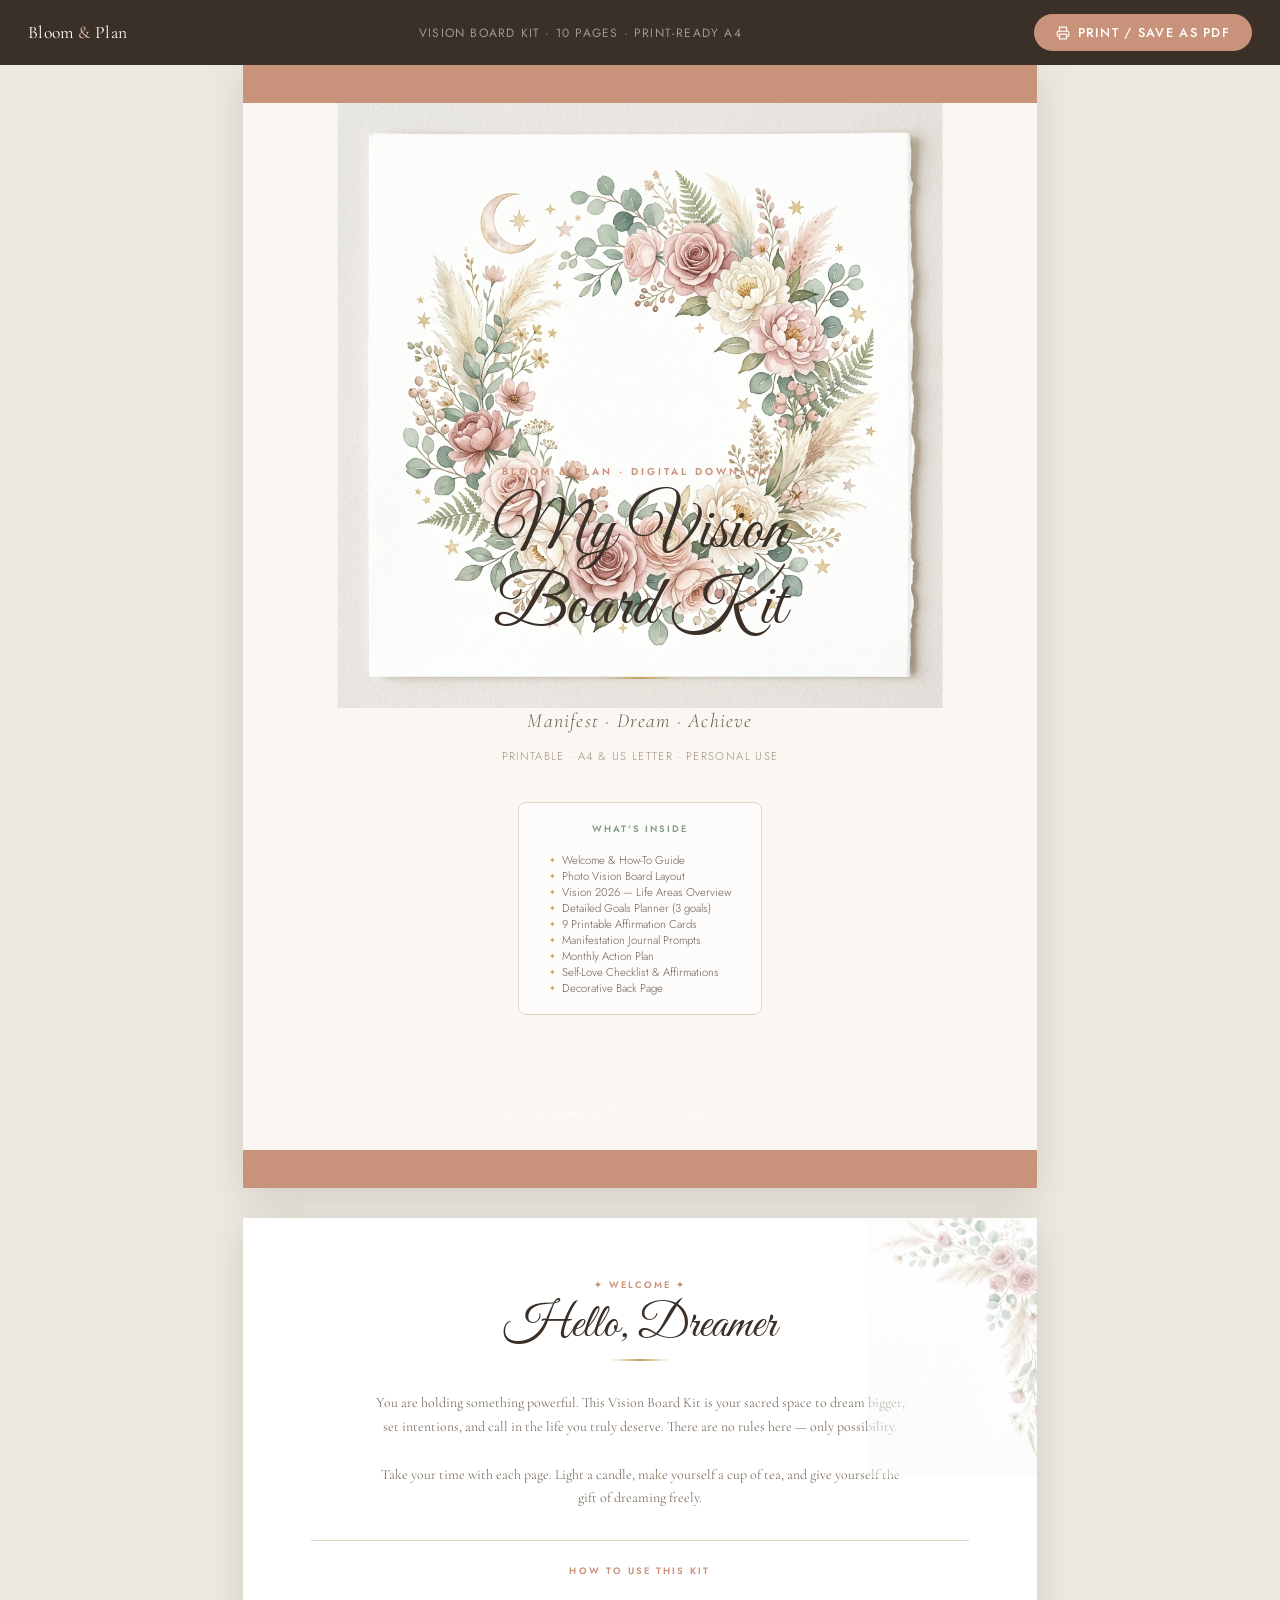
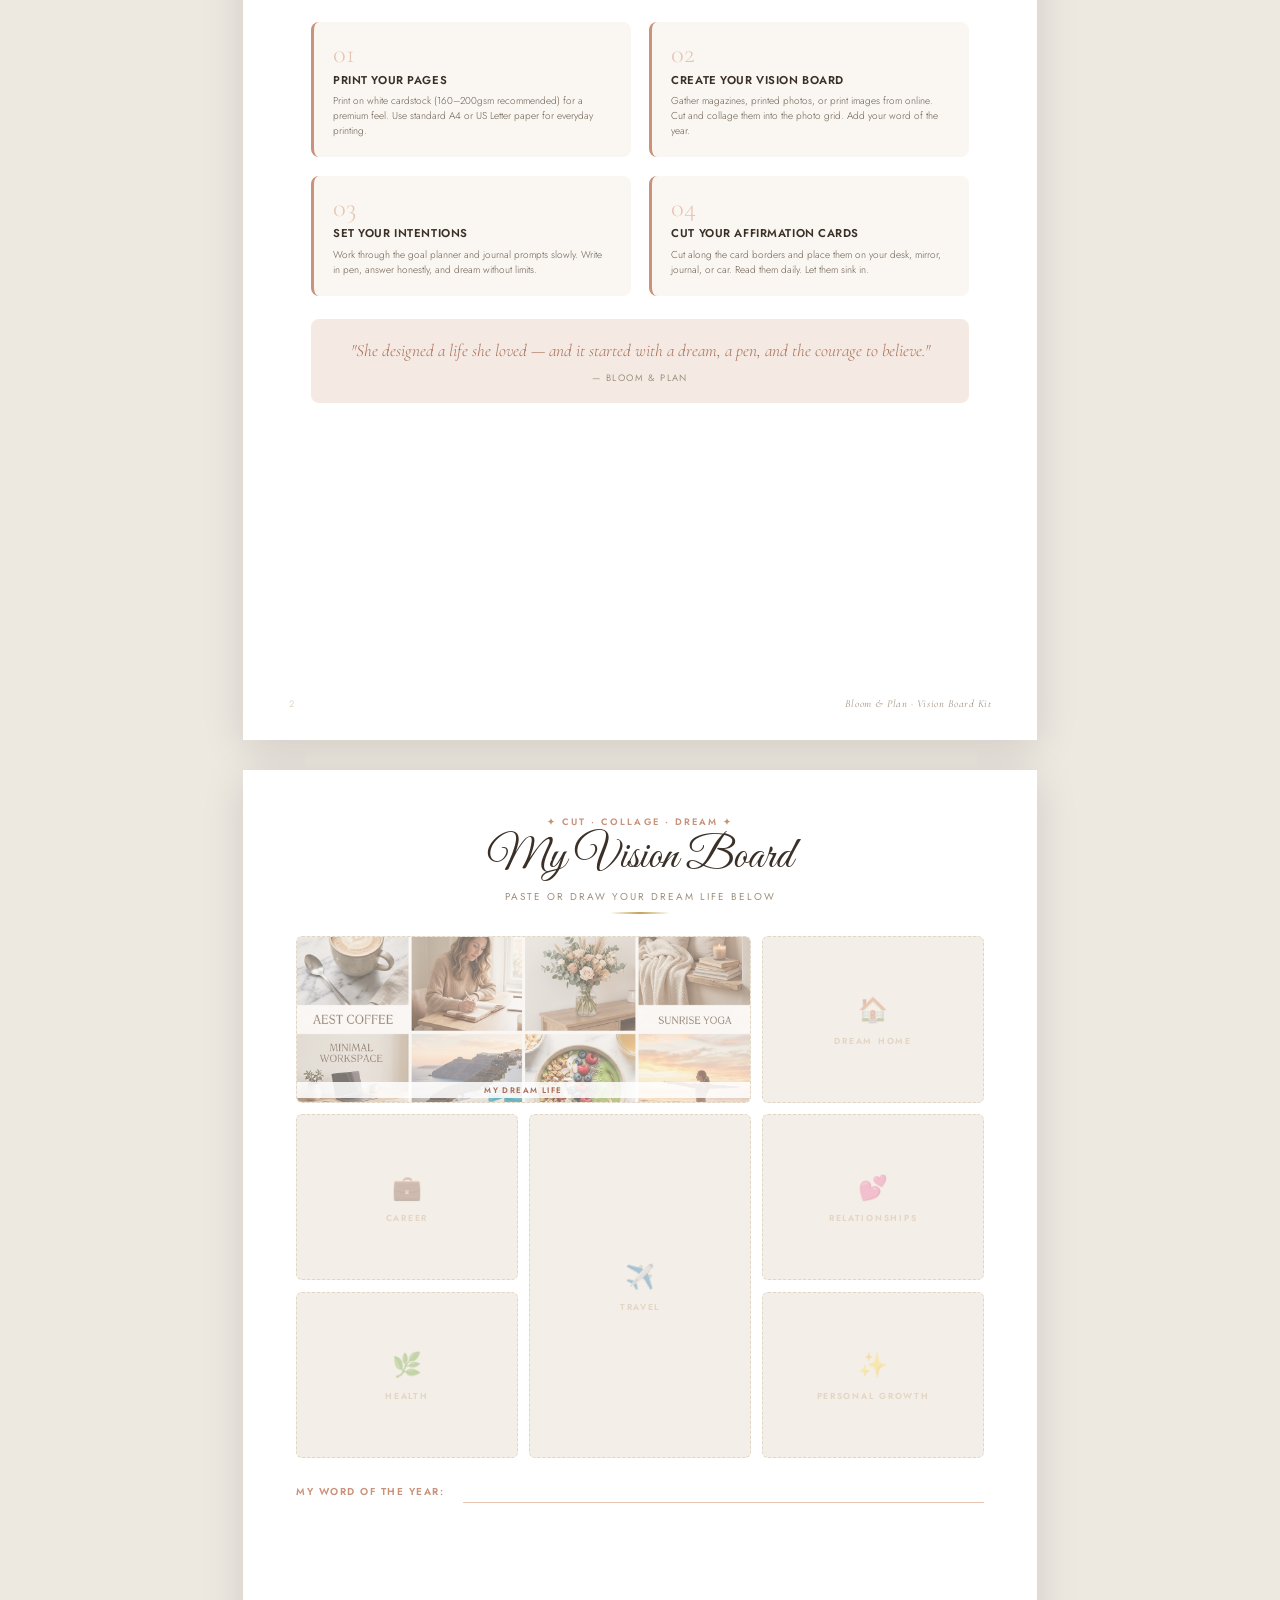
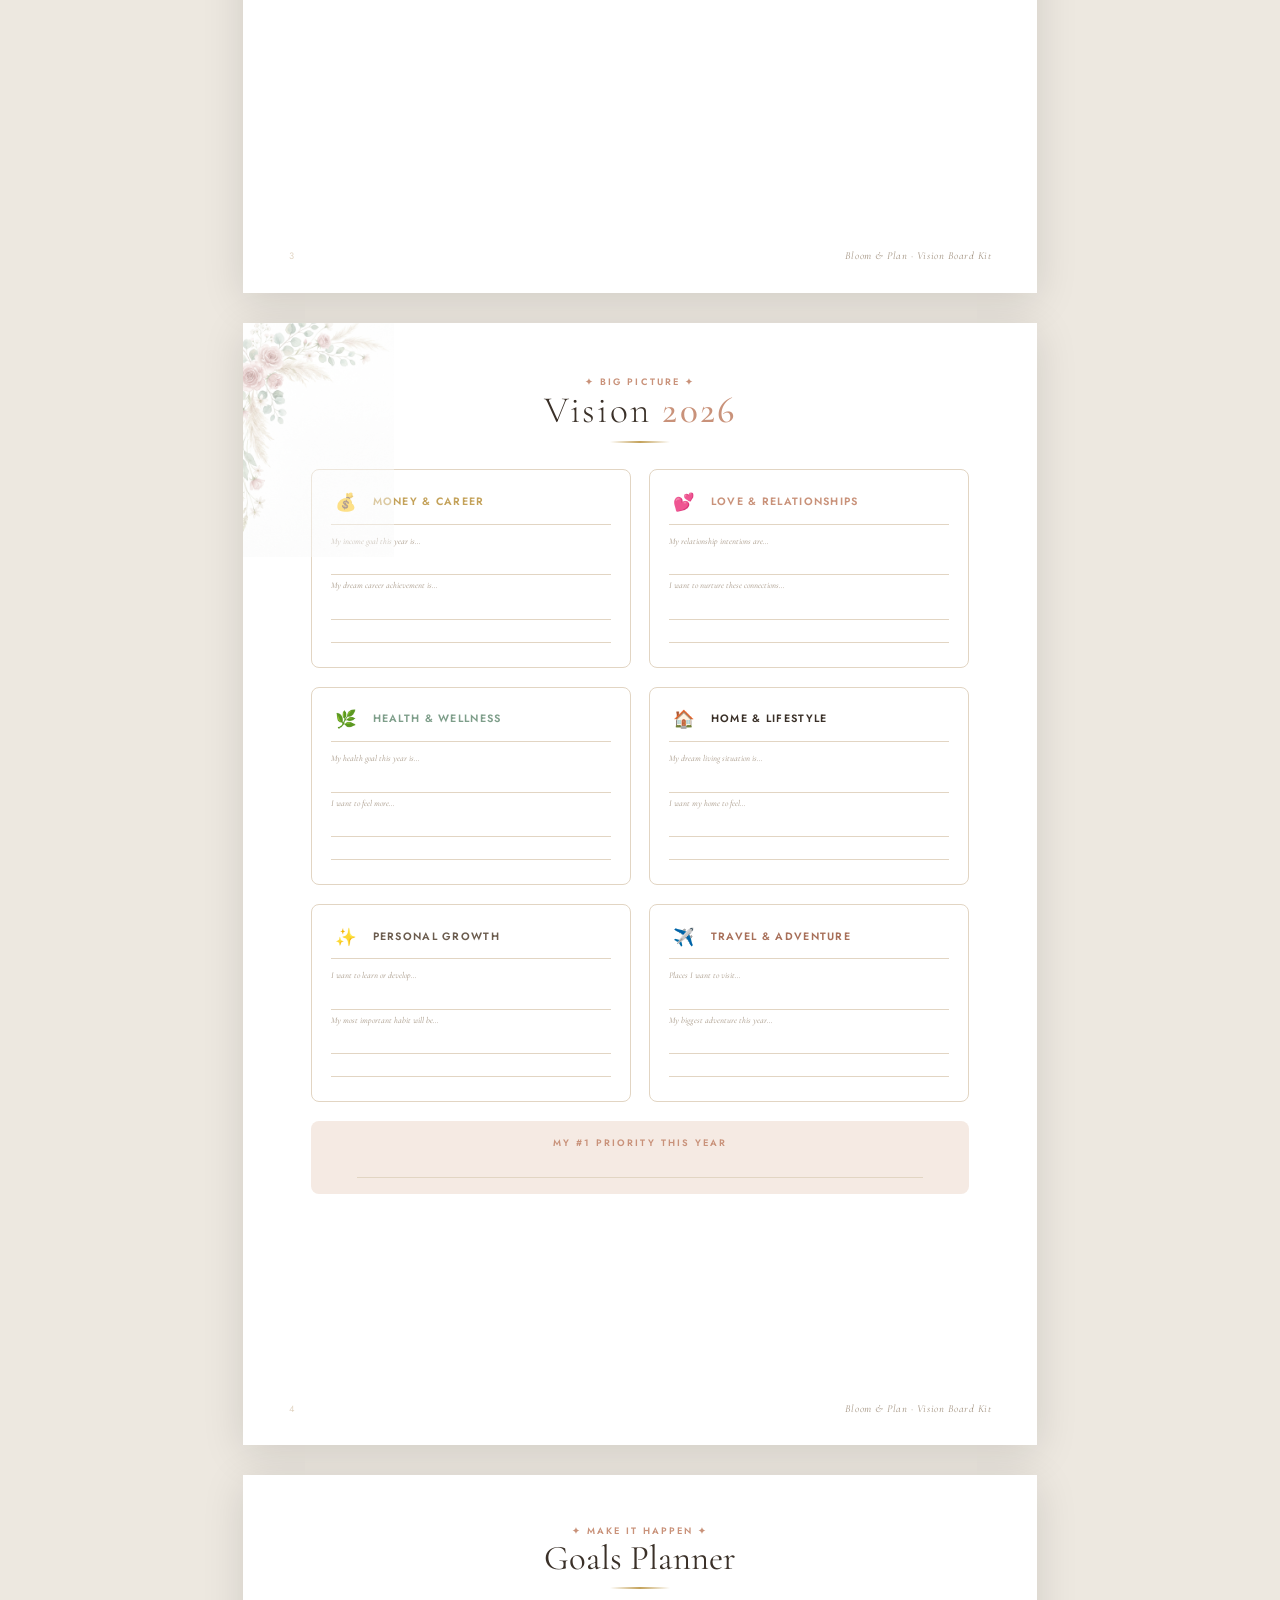
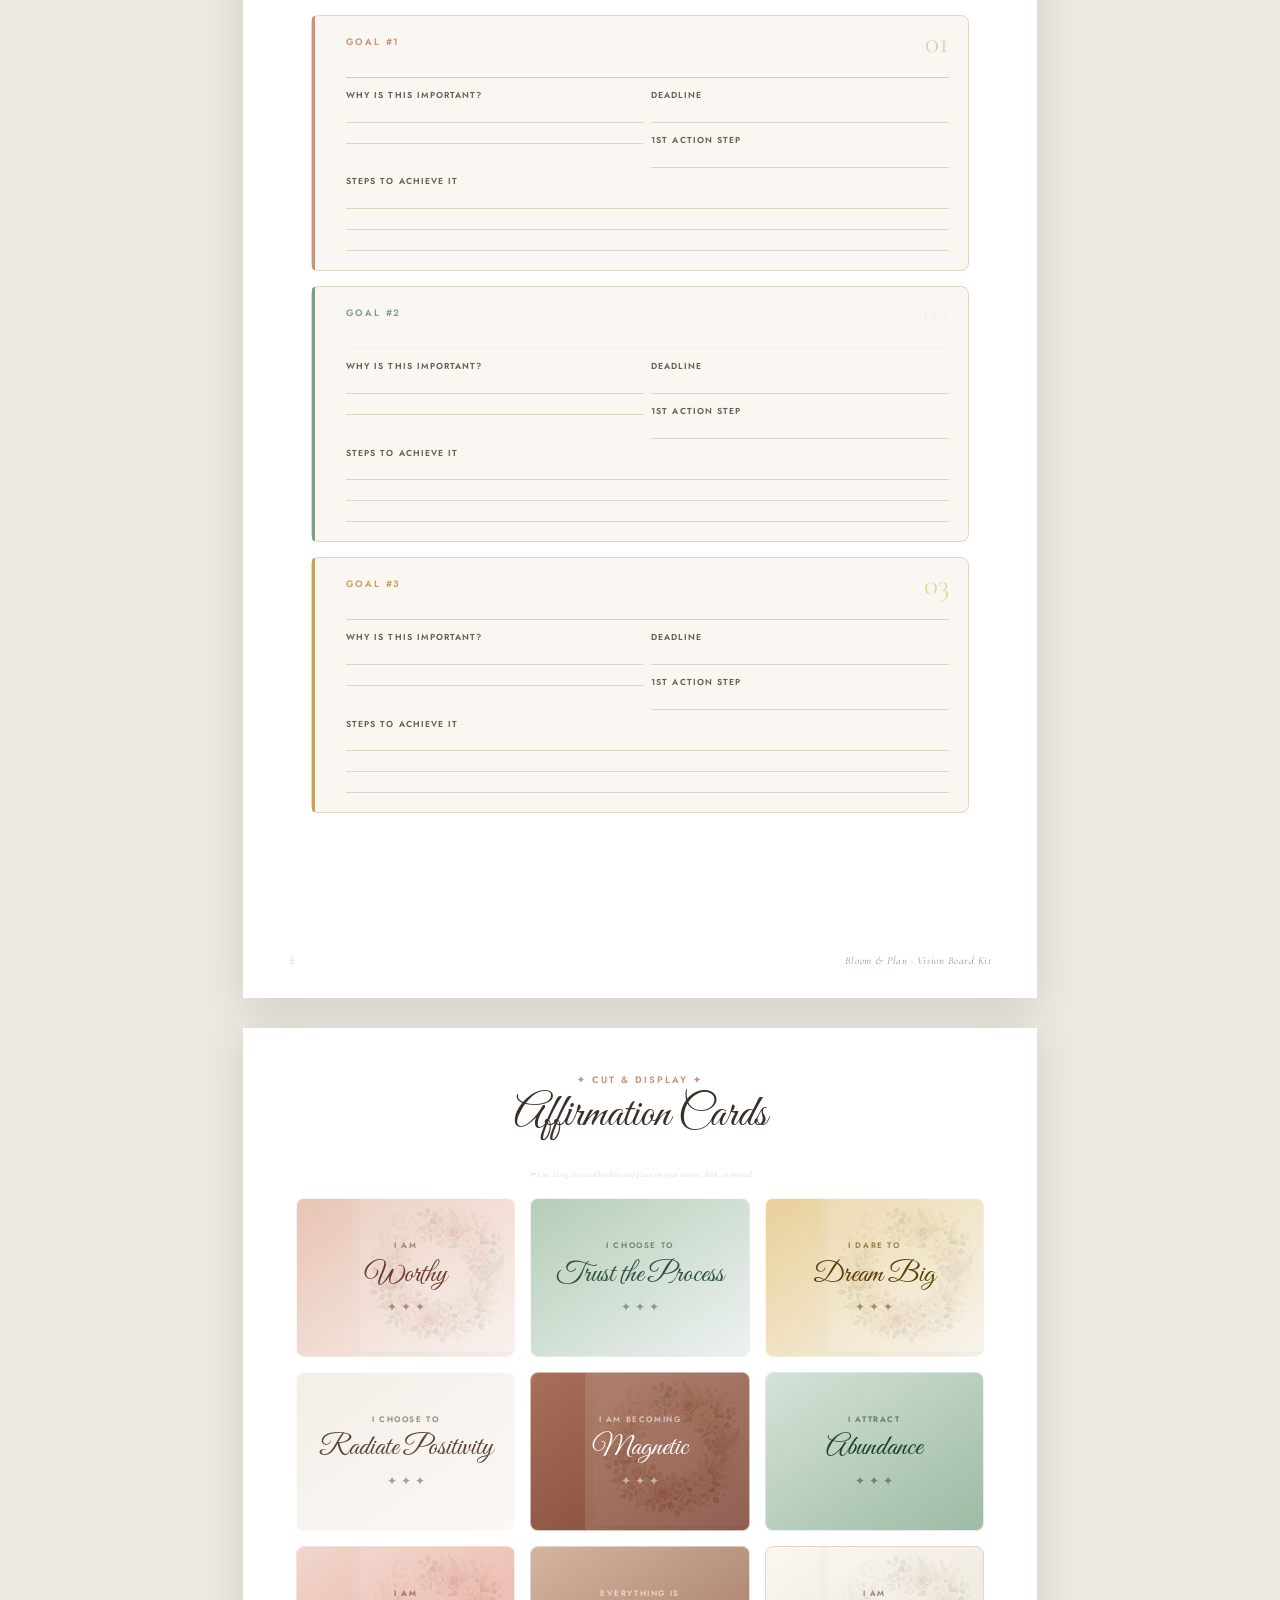
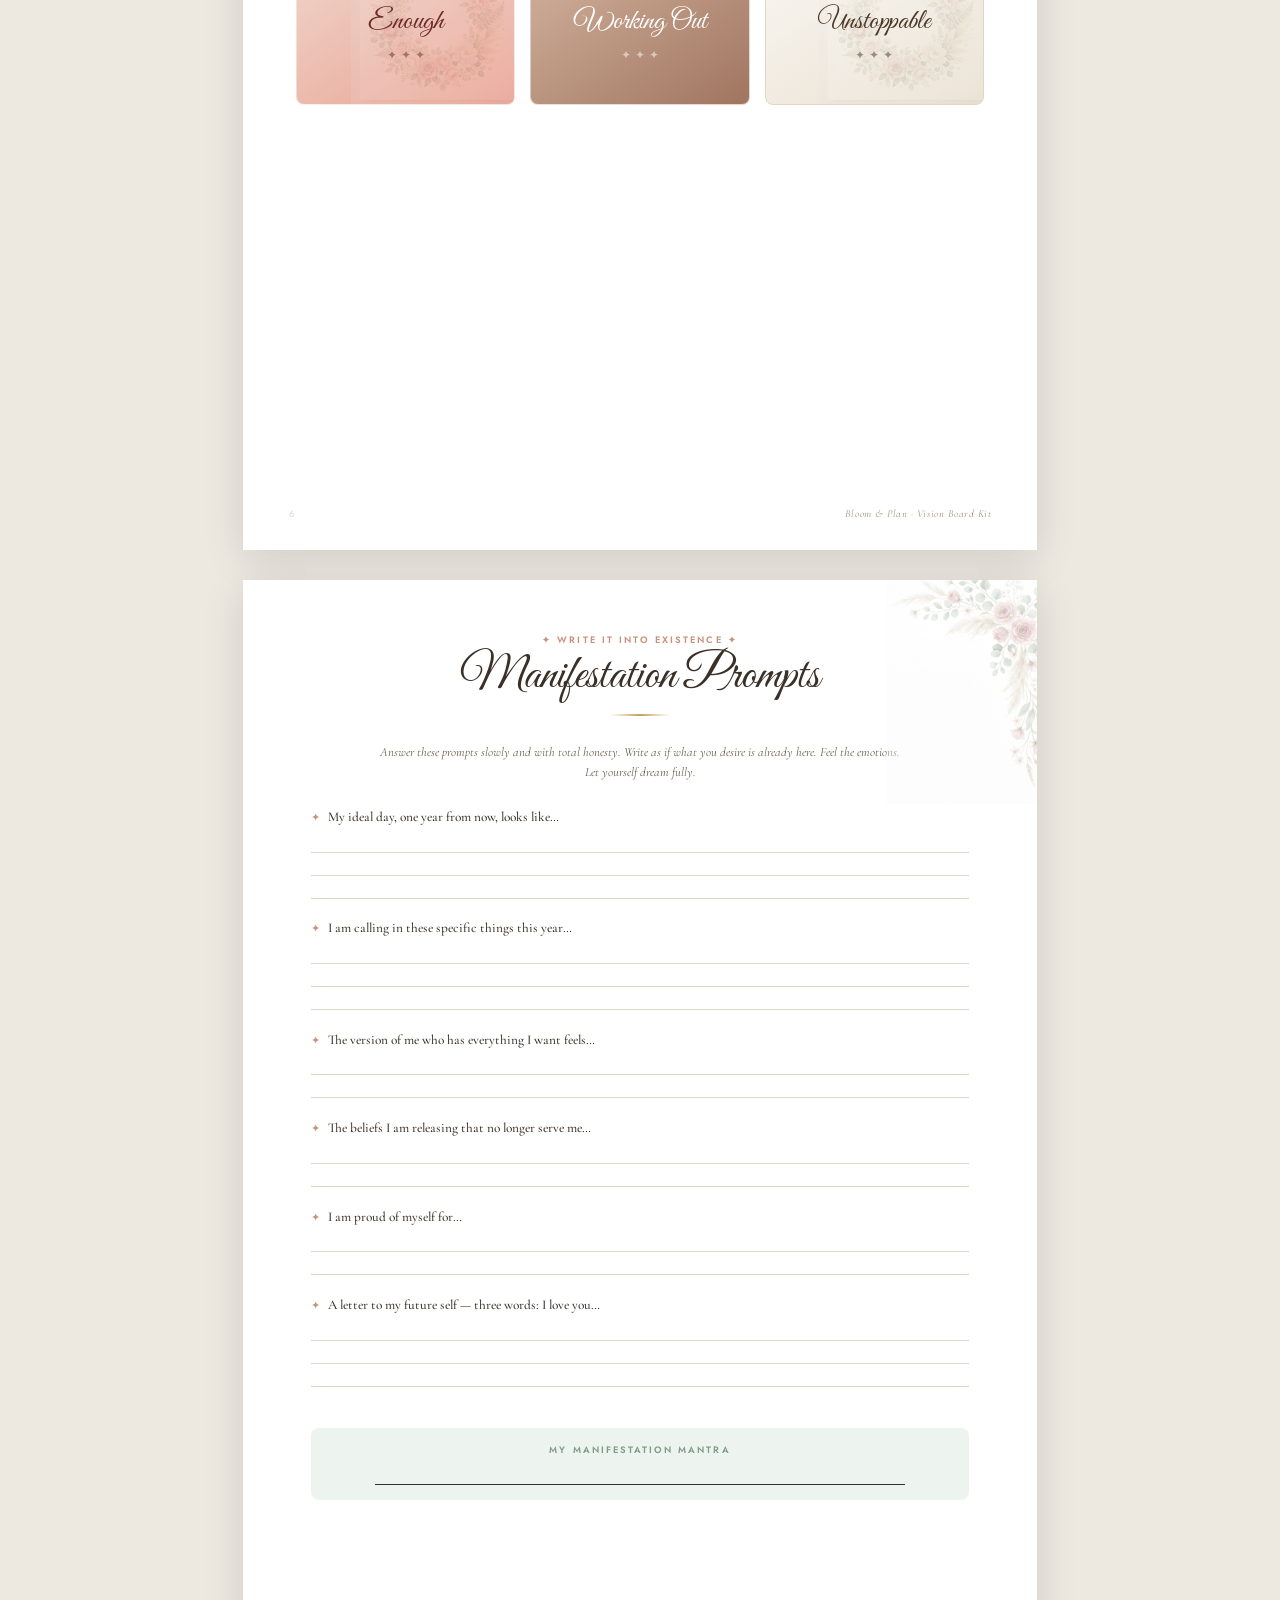
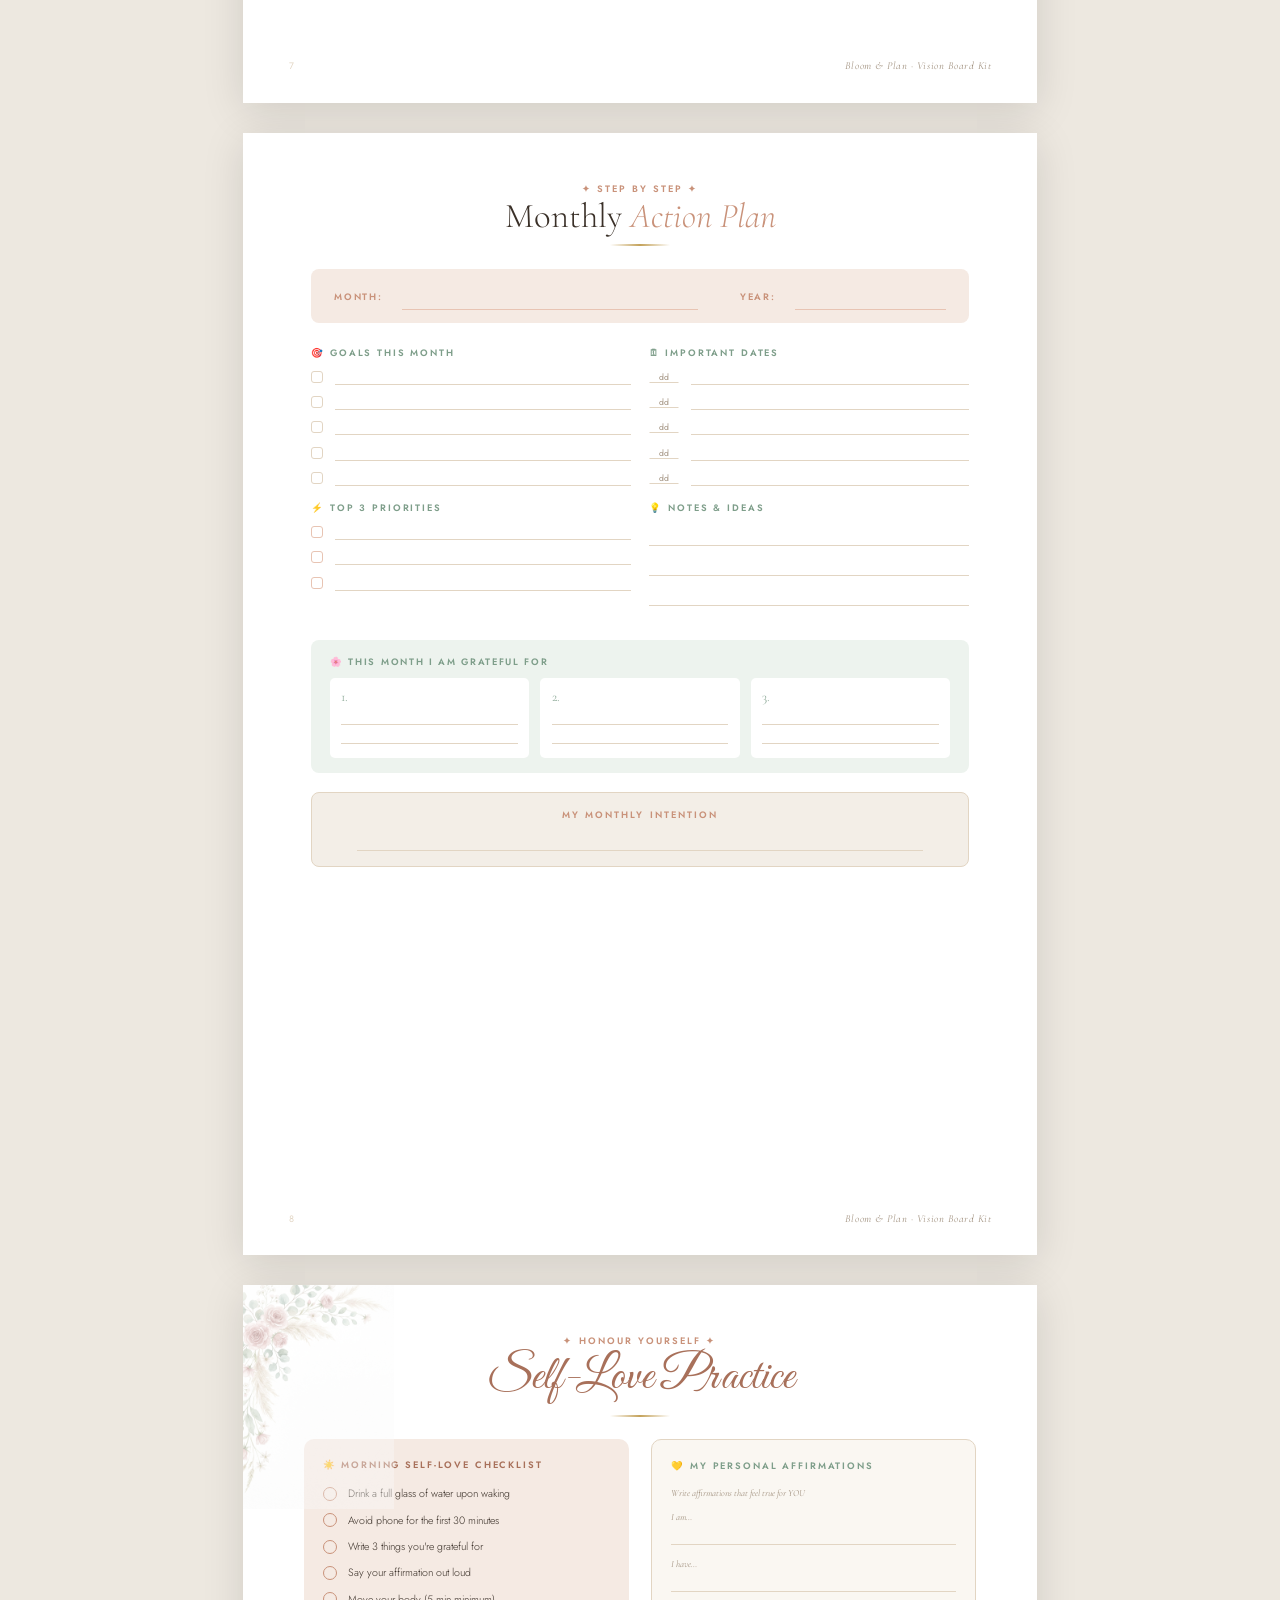
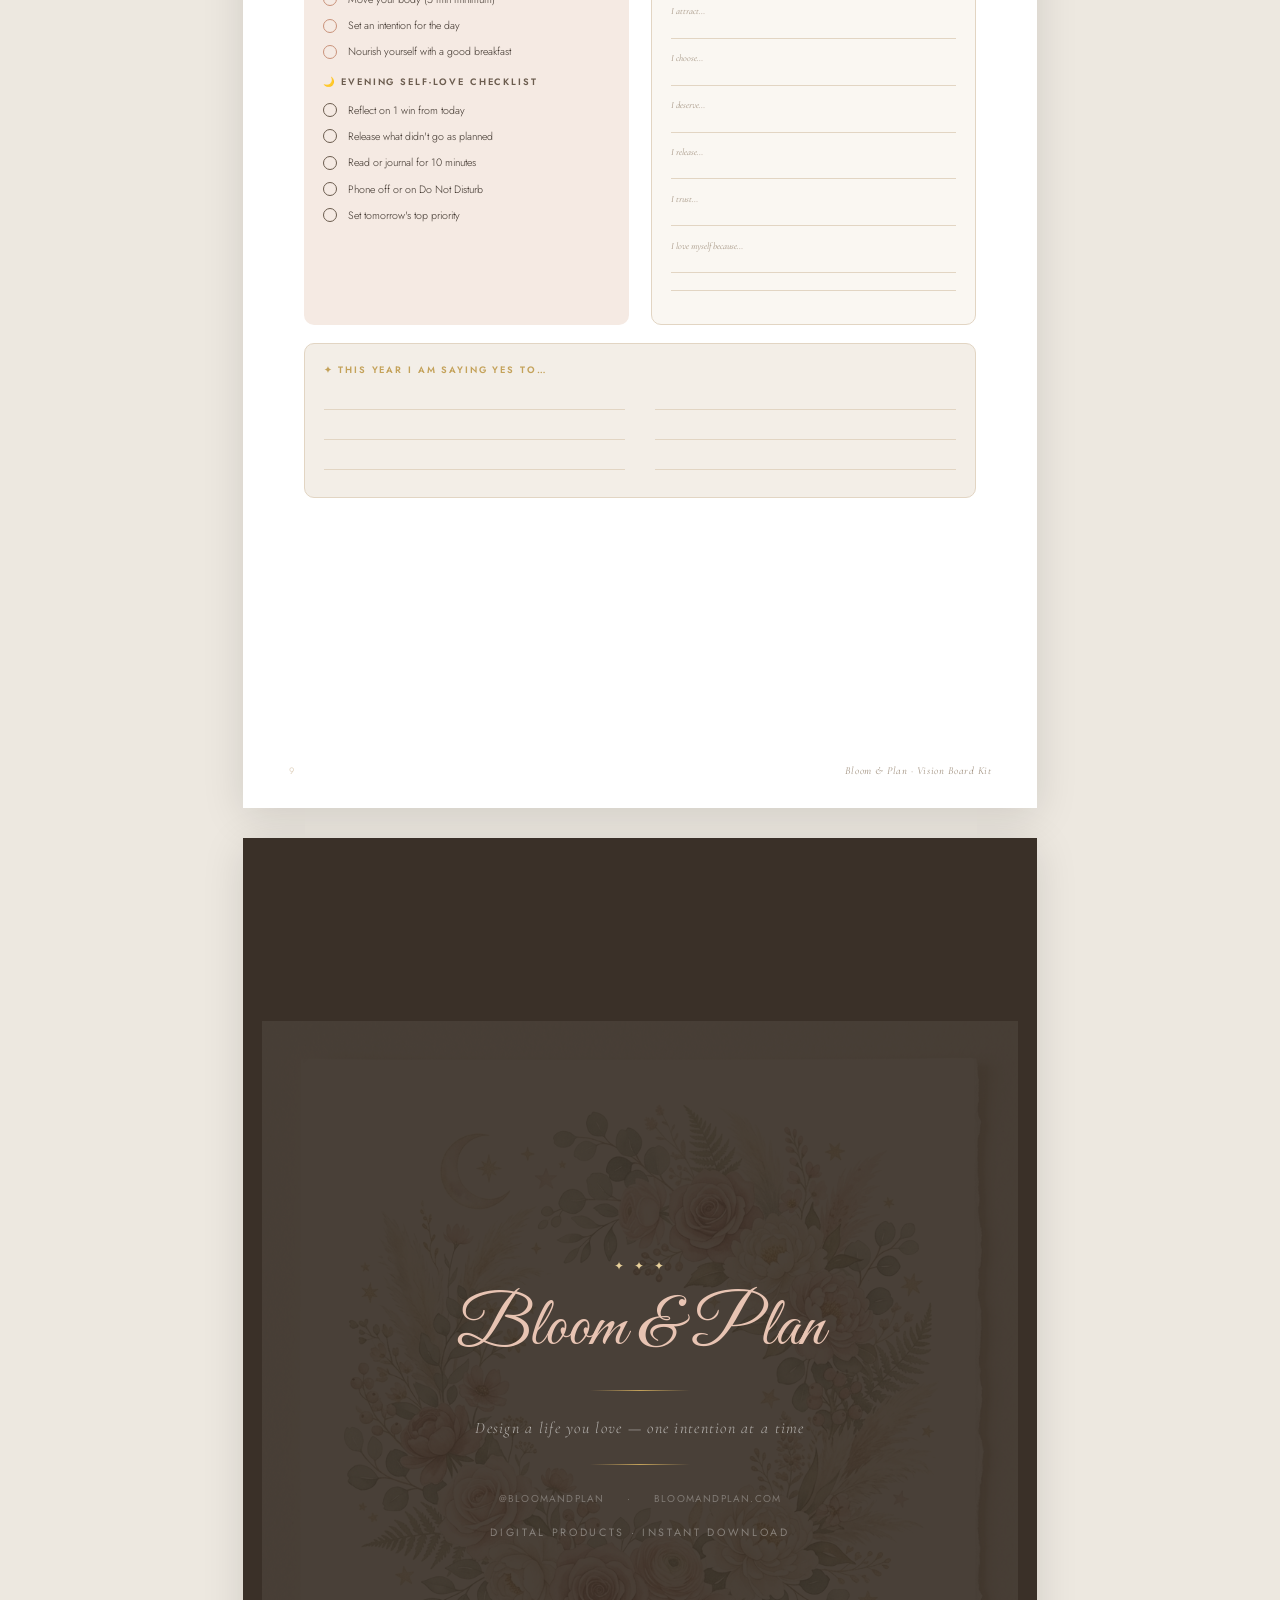
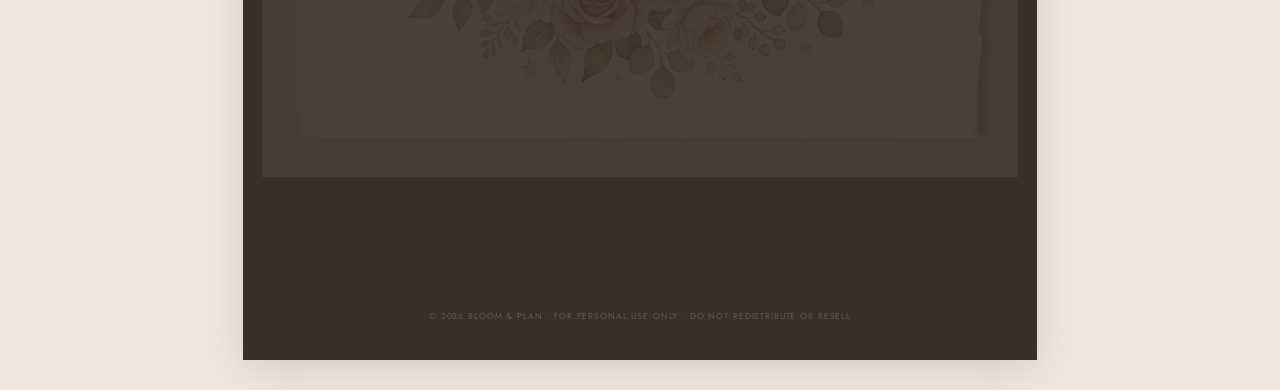
<file: products/vision-board-kit/index.html>
<!DOCTYPE html>
<html lang="en">
<head>
  <meta charset="UTF-8" />
  <meta name="viewport" content="width=device-width, initial-scale=1.0" />
  <title>Vision Board Kit — Bloom & Plan</title>
  <link rel="preconnect" href="https://fonts.googleapis.com">
  <link href="https://fonts.googleapis.com/css2?family=Cormorant+Garamond:ital,wght@0,300;0,400;0,500;0,600;1,300;1,400;1,500&family=Jost:wght@300;400;500;600&family=Great+Vibes&display=swap" rel="stylesheet">
  <style>
    /* ====================================================
       ROOT & THEME
    ==================================================== */
    :root {
      --rose:       #C9927A;
      --rose-dark:  #A8705A;
      --rose-pale:  #F5EAE3;
      --rose-light: #E8C4B3;
      --sage:       #7E9E8A;
      --sage-pale:  #EDF3EE;
      --gold:       #C4A25A;
      --gold-light: #E8D09A;
      --cream:      #FAF7F2;
      --ivory:      #F3EEE7;
      --dark:       #3A3028;
      --mid:        #6B5C4E;
      --light:      #A0907E;
      --border:     #E2D5C3;
      --serif: 'Cormorant Garamond', Georgia, serif;
      --sans:  'Jost', sans-serif;
      --script: 'Great Vibes', cursive;
    }

    * { box-sizing: border-box; margin: 0; padding: 0; }

    body {
      font-family: var(--sans);
      background: #EDE8E0;
      color: var(--dark);
    }

    /* ====================================================
       PAGE / PRINT SETUP
    ==================================================== */
    .page {
      width: 210mm;
      min-height: 297mm;
      background: #fff;
      margin: 0 auto 30px;
      position: relative;
      overflow: hidden;
      box-shadow: 0 8px 40px rgba(0,0,0,0.12);
      display: flex;
      flex-direction: column;
    }

    @media print {
      body { background: #fff; }
      .page {
        width: 210mm;
        min-height: 297mm;
        margin: 0;
        box-shadow: none;
        page-break-after: always;
      }
      .no-print { display: none !important; }
      @page { size: A4; margin: 0; }
    }

    /* ====================================================
       PREVIEW TOOLBAR (no-print)
    ==================================================== */
    .toolbar {
      position: sticky;
      top: 0;
      z-index: 100;
      background: var(--dark);
      color: #fff;
      padding: 14px 28px;
      display: flex;
      align-items: center;
      justify-content: space-between;
      font-family: var(--sans);
    }

    .toolbar-brand {
      font-family: var(--serif);
      font-size: 1.1rem;
      font-weight: 400;
      letter-spacing: 0.02em;
    }

    .toolbar-brand span { color: var(--rose-light); }

    .toolbar-info {
      font-size: 0.75rem;
      color: rgba(255,255,255,0.5);
      letter-spacing: 0.1em;
      text-transform: uppercase;
    }

    .print-btn {
      display: flex;
      align-items: center;
      gap: 8px;
      padding: 9px 22px;
      background: var(--rose);
      color: #fff;
      border: none;
      border-radius: 100px;
      font-family: var(--sans);
      font-size: 0.8rem;
      font-weight: 500;
      letter-spacing: 0.1em;
      text-transform: uppercase;
      cursor: pointer;
      transition: background 0.2s;
    }
    .print-btn:hover { background: var(--rose-dark); }

    /* ====================================================
       SHARED DECORATIVE ELEMENTS
    ==================================================== */
    .corner-botanical {
      position: absolute;
      pointer-events: none;
    }
    .corner-botanical img { display: block; }

    .page-footer-brand {
      position: absolute;
      bottom: 8mm;
      right: 12mm;
      font-family: var(--serif);
      font-size: 8pt;
      font-style: italic;
      color: var(--light);
      letter-spacing: 0.05em;
    }

    .page-number {
      position: absolute;
      bottom: 8mm;
      left: 12mm;
      font-family: var(--sans);
      font-size: 7pt;
      color: var(--border);
      letter-spacing: 0.1em;
    }

    .thin-line {
      width: 100%;
      height: 1px;
      background: var(--border);
    }

    .gold-line {
      width: 60px;
      height: 2px;
      background: linear-gradient(to right, transparent, var(--gold), transparent);
      margin: 0 auto;
    }

    .small-gold-line {
      display: inline-block;
      width: 40px;
      height: 1px;
      background: var(--gold);
      vertical-align: middle;
      margin: 0 8px;
    }

    .section-label {
      font-size: 7pt;
      font-weight: 600;
      letter-spacing: 0.22em;
      text-transform: uppercase;
      color: var(--rose);
      font-family: var(--sans);
    }

    /* Write-in line */
    .write-line {
      border: none;
      border-bottom: 1px solid var(--border);
      width: 100%;
      display: block;
      margin-bottom: 8px;
      height: 22px;
      background: transparent;
    }

    /* ====================================================
       PAGE 1 — COVER
    ==================================================== */
    #page-cover {
      background: var(--cream);
      align-items: center;
      justify-content: center;
      text-align: center;
    }

    .cover-bg-stripe {
      position: absolute;
      top: 0; left: 0; right: 0;
      height: 10mm;
      background: var(--rose);
    }

    .cover-bg-stripe-bottom {
      position: absolute;
      bottom: 0; left: 0; right: 0;
      height: 10mm;
      background: var(--rose);
    }

    .cover-botanical {
      position: absolute;
      top: 10mm;
      left: 50%;
      transform: translateX(-50%);
      width: 150mm;
    }

    .cover-main {
      position: relative;
      z-index: 2;
      display: flex;
      flex-direction: column;
      align-items: center;
      gap: 4mm;
      margin-top: 60mm;
    }

    .cover-eyebrow {
      font-size: 7.5pt;
      font-weight: 600;
      letter-spacing: 0.3em;
      text-transform: uppercase;
      color: var(--rose);
      font-family: var(--sans);
    }

    .cover-title {
      font-family: var(--script);
      font-size: 52pt;
      color: var(--dark);
      line-height: 1.1;
    }

    .cover-subtitle {
      font-family: var(--serif);
      font-size: 15pt;
      font-weight: 300;
      font-style: italic;
      color: var(--mid);
      letter-spacing: 0.06em;
    }

    .cover-gold-divider {
      width: 80px;
      height: 2px;
      background: linear-gradient(to right, transparent, var(--gold), transparent);
      margin: 4mm auto;
    }

    .cover-tagline {
      font-family: var(--sans);
      font-size: 8.5pt;
      font-weight: 300;
      color: var(--light);
      letter-spacing: 0.12em;
      text-transform: uppercase;
    }

    .cover-includes {
      display: flex;
      flex-direction: column;
      gap: 2.5mm;
      margin-top: 6mm;
      background: rgba(255,255,255,0.7);
      border: 1px solid var(--border);
      border-radius: 8px;
      padding: 5mm 8mm;
    }

    .cover-includes-title {
      font-size: 7pt;
      font-weight: 600;
      letter-spacing: 0.2em;
      text-transform: uppercase;
      color: var(--sage);
      font-family: var(--sans);
      margin-bottom: 2mm;
    }

    .cover-includes li {
      list-style: none;
      font-size: 8.5pt;
      color: var(--mid);
      font-family: var(--sans);
      font-weight: 300;
      display: flex;
      align-items: center;
      gap: 6px;
    }

    .cover-includes li::before {
      content: '✦';
      color: var(--gold);
      font-size: 6pt;
    }

    .cover-logo {
      position: absolute;
      bottom: 18mm;
      left: 50%;
      transform: translateX(-50%);
      font-family: var(--serif);
      font-size: 9pt;
      color: rgba(255,255,255,0.9);
      letter-spacing: 0.1em;
      white-space: nowrap;
    }

    /* ====================================================
       PAGE 2 — WELCOME / HOW TO USE
    ==================================================== */
    #page-welcome {
      padding: 16mm 18mm 14mm;
    }

    .welcome-header {
      text-align: center;
      margin-bottom: 8mm;
    }

    .welcome-title {
      font-family: var(--script);
      font-size: 36pt;
      color: var(--dark);
      line-height: 1.1;
      margin: 2mm 0;
    }

    .welcome-body {
      font-family: var(--serif);
      font-size: 10.5pt;
      font-weight: 300;
      color: var(--mid);
      line-height: 1.7;
      text-align: center;
      max-width: 140mm;
      margin: 0 auto 8mm;
    }

    .how-to-grid {
      display: grid;
      grid-template-columns: 1fr 1fr;
      gap: 5mm;
      margin-top: 8mm;
    }

    .how-to-card {
      background: var(--cream);
      border-radius: 8px;
      padding: 5mm;
      border-left: 3px solid var(--rose);
    }

    .how-to-num {
      font-family: var(--serif);
      font-size: 20pt;
      font-weight: 300;
      color: var(--rose-light);
      line-height: 1;
      margin-bottom: 1mm;
    }

    .how-to-title {
      font-family: var(--sans);
      font-size: 8.5pt;
      font-weight: 600;
      color: var(--dark);
      letter-spacing: 0.05em;
      margin-bottom: 1.5mm;
      text-transform: uppercase;
    }

    .how-to-text {
      font-family: var(--sans);
      font-size: 7.5pt;
      font-weight: 300;
      color: var(--mid);
      line-height: 1.5;
    }

    .welcome-quote {
      text-align: center;
      margin-top: 8mm;
      padding: 5mm 10mm;
      background: var(--rose-pale);
      border-radius: 8px;
    }

    .welcome-quote p {
      font-family: var(--serif);
      font-size: 13pt;
      font-style: italic;
      font-weight: 300;
      color: var(--rose-dark);
      line-height: 1.5;
    }

    .welcome-quote cite {
      display: block;
      font-family: var(--sans);
      font-size: 7pt;
      font-style: normal;
      letter-spacing: 0.15em;
      text-transform: uppercase;
      color: var(--light);
      margin-top: 2mm;
    }

    /* ====================================================
       PAGE 3 — MY VISION BOARD (photo collage layout)
    ==================================================== */
    #page-vision-board {
      padding: 12mm 14mm 14mm;
    }

    .vision-board-header {
      text-align: center;
      margin-bottom: 6mm;
    }

    .vision-board-title {
      font-family: var(--script);
      font-size: 34pt;
      color: var(--dark);
    }

    .vision-board-subtitle {
      font-family: var(--sans);
      font-size: 7.5pt;
      color: var(--light);
      letter-spacing: 0.2em;
      text-transform: uppercase;
      margin-top: 1mm;
    }

    .photo-grid {
      display: grid;
      grid-template-columns: repeat(3, 1fr);
      grid-template-rows: repeat(3, 44mm);
      gap: 3mm;
      margin-bottom: 6mm;
    }

    .photo-slot {
      background: var(--ivory);
      border-radius: 6px;
      border: 1.5px dashed var(--border);
      display: flex;
      flex-direction: column;
      align-items: center;
      justify-content: center;
      gap: 2mm;
      overflow: hidden;
      position: relative;
    }

    .photo-slot.wide { grid-column: span 2; }
    .photo-slot.tall { grid-row: span 2; }

    .photo-slot img {
      width: 100%;
      height: 100%;
      object-fit: cover;
    }

    .photo-slot-label {
      font-size: 6.5pt;
      font-weight: 600;
      letter-spacing: 0.2em;
      text-transform: uppercase;
      color: var(--border);
      font-family: var(--sans);
    }

    .photo-slot-icon {
      font-size: 18pt;
      opacity: 0.3;
    }

    .photo-slot-category {
      position: absolute;
      bottom: 4px;
      left: 0; right: 0;
      text-align: center;
      font-size: 6pt;
      font-weight: 600;
      letter-spacing: 0.18em;
      text-transform: uppercase;
      color: var(--rose-dark);
      background: rgba(255,255,255,0.85);
      padding: 2px 6px;
    }

    .vision-board-my-word {
      display: flex;
      align-items: center;
      gap: 5mm;
    }

    .vision-board-my-word label {
      font-size: 7.5pt;
      font-weight: 600;
      letter-spacing: 0.15em;
      text-transform: uppercase;
      color: var(--rose);
      white-space: nowrap;
      font-family: var(--sans);
    }

    .vision-board-word-line {
      flex: 1;
      border: none;
      border-bottom: 1.5px solid var(--rose-light);
      height: 22px;
    }

    /* ====================================================
       PAGE 4 — VISION 2026 (Goals Overview)
    ==================================================== */
    #page-vision-year {
      padding: 14mm 18mm 14mm;
    }

    .year-header {
      text-align: center;
      margin-bottom: 7mm;
    }

    .year-title {
      font-family: var(--serif);
      font-size: 28pt;
      font-weight: 300;
      color: var(--dark);
      letter-spacing: 0.06em;
    }

    .year-title strong {
      font-weight: 500;
      color: var(--rose);
    }

    .life-areas-grid {
      display: grid;
      grid-template-columns: 1fr 1fr;
      gap: 5mm;
    }

    .life-area {
      border: 1px solid var(--border);
      border-radius: 8px;
      padding: 5mm;
      background: #fff;
    }

    .life-area-header {
      display: flex;
      align-items: center;
      gap: 3mm;
      margin-bottom: 3mm;
      padding-bottom: 2.5mm;
      border-bottom: 1px solid var(--border);
    }

    .life-area-icon {
      font-size: 13pt;
      width: 8mm;
      text-align: center;
    }

    .life-area-name {
      font-family: var(--sans);
      font-size: 8pt;
      font-weight: 600;
      letter-spacing: 0.12em;
      text-transform: uppercase;
      color: var(--dark);
    }

    .life-area .write-line {
      height: 18px;
      margin-bottom: 5px;
    }

    .life-area-prompt {
      font-size: 6.5pt;
      color: var(--light);
      font-style: italic;
      margin-bottom: 3mm;
      font-family: var(--serif);
    }

    /* ====================================================
       PAGE 5 — GOALS PLANNER (detailed)
    ==================================================== */
    #page-goals {
      padding: 13mm 18mm 14mm;
    }

    .goals-header {
      text-align: center;
      margin-bottom: 7mm;
    }

    .goals-title {
      font-family: var(--serif);
      font-size: 26pt;
      font-weight: 400;
      color: var(--dark);
    }

    .goal-block {
      border: 1px solid var(--border);
      border-radius: 8px;
      padding: 5mm;
      margin-bottom: 4mm;
      background: var(--cream);
      position: relative;
    }

    .goal-block-accent {
      position: absolute;
      top: 0; left: 0;
      width: 3px;
      height: 100%;
      border-radius: 8px 0 0 8px;
    }

    .goal-block-inner { margin-left: 4mm; }

    .goal-num {
      font-family: var(--serif);
      font-size: 22pt;
      font-weight: 300;
      color: var(--rose-light);
      line-height: 1;
      float: right;
      margin-top: -2mm;
    }

    .goal-label {
      font-size: 7pt;
      font-weight: 600;
      letter-spacing: 0.2em;
      text-transform: uppercase;
      color: var(--rose);
      font-family: var(--sans);
      margin-bottom: 1.5mm;
    }

    .goal-main-line {
      border: none;
      border-bottom: 1.5px solid var(--rose-light);
      width: 100%;
      display: block;
      height: 24px;
      font-family: var(--serif);
      font-size: 12pt;
      font-style: italic;
      color: var(--dark);
      background: transparent;
      margin-bottom: 3mm;
    }

    .goal-sub-rows {
      display: grid;
      grid-template-columns: 1fr 1fr;
      gap: 2mm;
    }

    .goal-sub-label {
      font-size: 6.5pt;
      font-weight: 600;
      letter-spacing: 0.12em;
      text-transform: uppercase;
      color: var(--mid);
      font-family: var(--sans);
      margin-bottom: 1mm;
    }

    .goal-sub-line {
      border: none;
      border-bottom: 1px solid var(--border);
      width: 100%;
      display: block;
      height: 18px;
      background: transparent;
    }

    /* ====================================================
       PAGE 6 — AFFIRMATION CARDS
    ==================================================== */
    #page-affirmation-cards {
      padding: 12mm 14mm;
    }

    .cards-header {
      text-align: center;
      margin-bottom: 7mm;
    }

    .cards-title {
      font-family: var(--script);
      font-size: 34pt;
      color: var(--dark);
    }

    .cards-subtitle {
      font-size: 7.5pt;
      color: var(--light);
      letter-spacing: 0.18em;
      text-transform: uppercase;
      font-family: var(--sans);
      margin-top: 1mm;
    }

    .cards-cut-hint {
      font-size: 6.5pt;
      color: var(--border);
      font-style: italic;
      text-align: center;
      margin-bottom: 5mm;
      font-family: var(--serif);
    }

    .affirmation-grid {
      display: grid;
      grid-template-columns: repeat(3, 1fr);
      gap: 4mm;
    }

    .aff-card {
      border-radius: 8px;
      padding: 5mm 4mm;
      display: flex;
      flex-direction: column;
      align-items: center;
      justify-content: center;
      text-align: center;
      min-height: 42mm;
      position: relative;
      border: 1.5px solid rgba(255,255,255,0.6);
    }

    .aff-card-floral {
      position: absolute;
      top: 0; left: 0; right: 0; bottom: 0;
      overflow: hidden;
      border-radius: 8px;
    }

    .aff-card-floral img {
      width: 80%;
      height: auto;
      object-fit: contain;
      opacity: 0.15;
      position: absolute;
      bottom: -5px;
      right: -10px;
    }

    .aff-card-content {
      position: relative;
      z-index: 2;
    }

    .aff-small-text {
      font-size: 6pt;
      font-weight: 600;
      letter-spacing: 0.2em;
      text-transform: uppercase;
      margin-bottom: 2mm;
      font-family: var(--sans);
      opacity: 0.6;
    }

    .aff-main-text {
      font-family: var(--script);
      font-size: 22pt;
      line-height: 1.1;
    }

    .aff-star { font-size: 9pt; margin-top: 2mm; opacity: 0.5; }

    /* Card color themes */
    .aff-rose     { background: linear-gradient(145deg, #E8C4B3, #C9927A22); color: #6B3D2A; }
    .aff-sage     { background: linear-gradient(145deg, #B5CDB9, #7E9E8A22); color: #2D5040; }
    .aff-gold     { background: linear-gradient(145deg, #E8D09A, #C4A25A22); color: #5A3D00; }
    .aff-cream    { background: linear-gradient(145deg, #F3EEE7, #C9927A11); color: #5C4535; }
    .aff-dusty    { background: linear-gradient(145deg, #D4B5A0, #A07560); color: #fff; }
    .aff-blush    { background: linear-gradient(145deg, #F0D6CC, #E8A090); color: #6B2A2A; }
    .aff-darkrose { background: linear-gradient(145deg, #A8705A, #7D4535); color: #fff; }
    .aff-mist     { background: linear-gradient(145deg, #D5E2D8, #9DBBA5); color: #1D4030; }
    .aff-ivory    { background: linear-gradient(145deg, #FAF7F2, #E8DFD0); color: #4A3828; border: 1.5px solid #E2D5C3; }

    /* ====================================================
       PAGE 7 — MANIFESTATION JOURNAL PROMPTS
    ==================================================== */
    #page-manifest {
      padding: 14mm 18mm 14mm;
    }

    .manifest-header {
      text-align: center;
      margin-bottom: 7mm;
    }

    .manifest-title {
      font-family: var(--script);
      font-size: 36pt;
      color: var(--dark);
    }

    .manifest-intro {
      font-family: var(--serif);
      font-size: 9.5pt;
      font-style: italic;
      color: var(--mid);
      text-align: center;
      line-height: 1.6;
      max-width: 140mm;
      margin: 0 auto 7mm;
    }

    .prompt-block {
      margin-bottom: 5mm;
    }

    .prompt-q {
      font-family: var(--serif);
      font-size: 10pt;
      font-weight: 500;
      color: var(--dark);
      margin-bottom: 2mm;
      display: flex;
      align-items: baseline;
      gap: 2mm;
    }

    .prompt-icon { color: var(--rose); font-size: 8pt; }

    .prompt-lines {
      display: flex;
      flex-direction: column;
      gap: 0;
    }

    .prompt-line {
      border: none;
      border-bottom: 1px solid var(--border);
      height: 20px;
      width: 100%;
      display: block;
      margin-bottom: 3px;
    }

    /* ====================================================
       PAGE 8 — MONTHLY ACTION PLAN
    ==================================================== */
    #page-monthly {
      padding: 13mm 18mm 14mm;
    }

    .monthly-header {
      text-align: center;
      margin-bottom: 6mm;
    }

    .monthly-title {
      font-family: var(--serif);
      font-size: 26pt;
      font-weight: 300;
      color: var(--dark);
    }

    .month-name-row {
      display: flex;
      align-items: center;
      gap: 5mm;
      margin-bottom: 6mm;
      background: var(--rose-pale);
      padding: 3.5mm 6mm;
      border-radius: 8px;
    }

    .month-name-label {
      font-size: 7pt;
      font-weight: 600;
      letter-spacing: 0.2em;
      text-transform: uppercase;
      color: var(--rose);
      white-space: nowrap;
      font-family: var(--sans);
    }

    .month-name-input {
      flex: 1;
      border: none;
      background: transparent;
      font-family: var(--script);
      font-size: 18pt;
      color: var(--dark);
      border-bottom: 1px solid var(--rose-light);
      height: 28px;
    }

    .monthly-columns {
      display: grid;
      grid-template-columns: 1fr 1fr;
      gap: 5mm;
      margin-bottom: 5mm;
    }

    .monthly-col-title {
      font-size: 7pt;
      font-weight: 600;
      letter-spacing: 0.2em;
      text-transform: uppercase;
      color: var(--sage);
      font-family: var(--sans);
      margin-bottom: 2.5mm;
    }

    .checkbox-row {
      display: flex;
      align-items: center;
      gap: 3mm;
      margin-bottom: 2.5mm;
    }

    .checkbox-box {
      width: 12px;
      height: 12px;
      border: 1.5px solid var(--border);
      border-radius: 3px;
      flex-shrink: 0;
    }

    .checkbox-line {
      flex: 1;
      border: none;
      border-bottom: 1px solid var(--border);
      height: 16px;
    }

    .monthly-gratitude {
      background: var(--sage-pale);
      border-radius: 8px;
      padding: 4mm 5mm;
      margin-top: 2mm;
    }

    .monthly-gratitude-title {
      font-size: 7pt;
      font-weight: 600;
      letter-spacing: 0.18em;
      text-transform: uppercase;
      color: var(--sage);
      font-family: var(--sans);
      margin-bottom: 2.5mm;
    }

    .monthly-gratitude-grid {
      display: grid;
      grid-template-columns: 1fr 1fr 1fr;
      gap: 3mm;
    }

    .grat-slot {
      background: #fff;
      border-radius: 5px;
      padding: 3mm;
    }

    .grat-num {
      font-family: var(--serif);
      font-size: 10pt;
      font-weight: 300;
      color: var(--sage);
      margin-bottom: 1mm;
    }

    .grat-line {
      border: none;
      border-bottom: 1px solid var(--border);
      height: 16px;
      width: 100%;
      display: block;
      margin-bottom: 3px;
    }

    /* ====================================================
       PAGE 9 — SELF-LOVE CHECKLIST + AFFIRMATIONS
    ==================================================== */
    #page-selflove {
      padding: 13mm 16mm 13mm;
    }

    .selflove-header {
      text-align: center;
      margin-bottom: 6mm;
    }

    .selflove-title {
      font-family: var(--script);
      font-size: 36pt;
      color: var(--rose-dark);
    }

    .two-col-layout {
      display: grid;
      grid-template-columns: 1fr 1fr;
      gap: 6mm;
    }

    .checklist-section {
      background: var(--rose-pale);
      border-radius: 10px;
      padding: 5mm;
    }

    .checklist-title {
      font-size: 7pt;
      font-weight: 600;
      letter-spacing: 0.2em;
      text-transform: uppercase;
      color: var(--rose-dark);
      font-family: var(--sans);
      margin-bottom: 4mm;
    }

    .checklist-item {
      display: flex;
      align-items: center;
      gap: 3mm;
      margin-bottom: 3mm;
    }

    .check-circle {
      width: 14px;
      height: 14px;
      border-radius: 50%;
      border: 1.5px solid var(--rose);
      flex-shrink: 0;
    }

    .check-text {
      font-size: 8pt;
      color: var(--dark);
      font-family: var(--sans);
      font-weight: 300;
    }

    .affirmations-section {
      background: var(--cream);
      border-radius: 10px;
      padding: 5mm;
      border: 1px solid var(--border);
    }

    .affirmations-title {
      font-size: 7pt;
      font-weight: 600;
      letter-spacing: 0.2em;
      text-transform: uppercase;
      color: var(--sage);
      font-family: var(--sans);
      margin-bottom: 4mm;
    }

    .affirmation-write {
      margin-bottom: 3.5mm;
    }

    .aff-prompt {
      font-size: 7pt;
      color: var(--light);
      font-style: italic;
      font-family: var(--serif);
      margin-bottom: 1mm;
    }

    .aff-write-line {
      border: none;
      border-bottom: 1px solid var(--border);
      width: 100%;
      height: 18px;
      display: block;
    }

    .full-width-section {
      margin-top: 5mm;
      background: var(--ivory);
      border-radius: 10px;
      padding: 5mm;
      border: 1px solid var(--border);
    }

    .full-width-title {
      font-size: 7pt;
      font-weight: 600;
      letter-spacing: 0.2em;
      text-transform: uppercase;
      color: var(--gold);
      font-family: var(--sans);
      margin-bottom: 3mm;
    }

    .reflection-lines {
      display: grid;
      grid-template-columns: 1fr 1fr;
      gap: 0 8mm;
    }

    /* ====================================================
       PAGE 10 — DECORATIVE BACK / BOTANICAL PATTERNS
    ==================================================== */
    #page-back {
      background: var(--dark);
      align-items: center;
      justify-content: center;
      text-align: center;
      color: #fff;
    }

    .back-overlay-botanical {
      position: absolute;
      inset: 0;
      display: flex;
      align-items: center;
      justify-content: center;
      opacity: 0.08;
    }

    .back-overlay-botanical img {
      width: 200mm;
      height: 200mm;
      object-fit: contain;
    }

    .back-content {
      position: relative;
      z-index: 2;
      display: flex;
      flex-direction: column;
      align-items: center;
      gap: 5mm;
    }

    .back-title {
      font-family: var(--script);
      font-size: 52pt;
      color: var(--rose-light);
      line-height: 1;
    }

    .back-tagline {
      font-family: var(--serif);
      font-size: 12pt;
      font-weight: 300;
      font-style: italic;
      color: rgba(255,255,255,0.6);
      letter-spacing: 0.08em;
    }

    .back-divider {
      width: 100px;
      height: 1px;
      background: linear-gradient(to right, transparent, var(--gold), transparent);
      margin: 2mm 0;
    }

    .back-website {
      font-family: var(--sans);
      font-size: 8pt;
      letter-spacing: 0.25em;
      text-transform: uppercase;
      color: rgba(255,255,255,0.35);
    }

    .back-social {
      display: flex;
      gap: 6mm;
      font-size: 7.5pt;
      letter-spacing: 0.12em;
      text-transform: uppercase;
      color: rgba(255,255,255,0.3);
      font-family: var(--sans);
    }

    .back-license {
      position: absolute;
      bottom: 10mm;
      left: 50%;
      transform: translateX(-50%);
      font-size: 6.5pt;
      color: rgba(255,255,255,0.2);
      letter-spacing: 0.1em;
      text-transform: uppercase;
      font-family: var(--sans);
      white-space: nowrap;
    }

    .back-stars {
      color: var(--gold-light);
      font-size: 9pt;
      letter-spacing: 3px;
    }
  </style>
</head>
<body>

<!-- TOOLBAR (no-print) -->
<div class="toolbar no-print">
  <div class="toolbar-brand">Bloom <span>&</span> Plan</div>
  <div class="toolbar-info">Vision Board Kit · 10 Pages · Print-Ready A4</div>
  <button class="print-btn" onclick="window.print()">
    <svg width="14" height="14" viewBox="0 0 24 24" fill="none" stroke="currentColor" stroke-width="2"><polyline points="6 9 6 2 18 2 18 9"/><path d="M6 18H4a2 2 0 01-2-2v-5a2 2 0 012-2h16a2 2 0 012 2v5a2 2 0 01-2 2h-2"/><rect x="6" y="14" width="12" height="8"/></svg>
    Print / Save as PDF
  </button>
</div>

<!-- ============================================================
     PAGE 1 — COVER
============================================================ -->
<div class="page" id="page-cover">
  <div class="cover-bg-stripe"></div>
  <div class="cover-bg-stripe-bottom"></div>

  <div class="corner-botanical" style="top:10mm; left:50%; transform:translateX(-50%); width:160mm; z-index:1">
    <img src="floral-wreath.jpg" alt="" style="width:100%; opacity:0.9;" />
  </div>

  <div class="cover-main">
    <div class="cover-eyebrow">Bloom &amp; Plan · Digital Download</div>
    <div class="cover-title">My Vision<br>Board Kit</div>
    <div class="cover-gold-divider"></div>
    <div class="cover-subtitle">Manifest · Dream · Achieve</div>
    <div class="cover-tagline">Printable · A4 &amp; US Letter · Personal Use</div>

    <div class="cover-includes">
      <div class="cover-includes-title">What's Inside</div>
      <ul>
        <li>Welcome &amp; How-To Guide</li>
        <li>Photo Vision Board Layout</li>
        <li>Vision 2026 — Life Areas Overview</li>
        <li>Detailed Goals Planner (3 goals)</li>
        <li>9 Printable Affirmation Cards</li>
        <li>Manifestation Journal Prompts</li>
        <li>Monthly Action Plan</li>
        <li>Self-Love Checklist &amp; Affirmations</li>
        <li>Decorative Back Page</li>
      </ul>
    </div>
  </div>

  <div class="cover-logo">© 2026 Bloom &amp; Plan · For Personal Use Only</div>
</div>

<!-- ============================================================
     PAGE 2 — WELCOME
============================================================ -->
<div class="page" id="page-welcome">
  <div class="corner-botanical" style="top:-5mm; right:-10mm; width:55mm; opacity:0.5; transform:scaleX(-1)">
    <img src="corner-botanical.jpg" alt="" style="width:100%;" />
  </div>

  <div class="welcome-header">
    <div class="section-label">✦ Welcome ✦</div>
    <div class="welcome-title">Hello, Dreamer</div>
    <div class="gold-line"></div>
  </div>

  <p class="welcome-body">
    You are holding something powerful. This Vision Board Kit is your sacred space to dream bigger, set intentions, and call in the life you truly deserve. There are no rules here — only possibility.
    <br><br>
    Take your time with each page. Light a candle, make yourself a cup of tea, and give yourself the gift of dreaming freely.
  </p>

  <div class="thin-line" style="margin-bottom:6mm;"></div>

  <div class="section-label" style="text-align:center; margin-bottom:4mm;">How To Use This Kit</div>

  <div class="how-to-grid">
    <div class="how-to-card">
      <div class="how-to-num">01</div>
      <div class="how-to-title">Print Your Pages</div>
      <div class="how-to-text">Print on white cardstock (160–200gsm recommended) for a premium feel. Use standard A4 or US Letter paper for everyday printing.</div>
    </div>
    <div class="how-to-card">
      <div class="how-to-num">02</div>
      <div class="how-to-title">Create Your Vision Board</div>
      <div class="how-to-text">Gather magazines, printed photos, or print images from online. Cut and collage them into the photo grid. Add your word of the year.</div>
    </div>
    <div class="how-to-card">
      <div class="how-to-num">03</div>
      <div class="how-to-title">Set Your Intentions</div>
      <div class="how-to-text">Work through the goal planner and journal prompts slowly. Write in pen, answer honestly, and dream without limits.</div>
    </div>
    <div class="how-to-card">
      <div class="how-to-num">04</div>
      <div class="how-to-title">Cut Your Affirmation Cards</div>
      <div class="how-to-text">Cut along the card borders and place them on your desk, mirror, journal, or car. Read them daily. Let them sink in.</div>
    </div>
  </div>

  <div class="welcome-quote" style="margin-top:6mm;">
    <p>"She designed a life she loved — and it started with a dream, a pen, and the courage to believe."</p>
    <cite>— Bloom &amp; Plan</cite>
  </div>

  <div class="page-number">2</div>
  <div class="page-footer-brand">Bloom &amp; Plan · Vision Board Kit</div>
</div>

<!-- ============================================================
     PAGE 3 — MY VISION BOARD
============================================================ -->
<div class="page" id="page-vision-board">
  <div class="vision-board-header">
    <div class="section-label">✦ Cut · Collage · Dream ✦</div>
    <div class="vision-board-title">My Vision Board</div>
    <div class="vision-board-subtitle">Paste or draw your dream life below</div>
    <div class="gold-line" style="margin-top:2mm;"></div>
  </div>

  <div class="photo-grid">
    <!-- Row 1 -->
    <div class="photo-slot wide">
      <img src="lifestyle-collage.jpg" alt="Lifestyle inspiration" style="opacity:0.55;" />
      <div class="photo-slot-category">My Dream Life</div>
    </div>
    <div class="photo-slot">
      <div class="photo-slot-icon">🏠</div>
      <div class="photo-slot-label">Dream Home</div>
    </div>

    <!-- Row 2 -->
    <div class="photo-slot">
      <div class="photo-slot-icon">💼</div>
      <div class="photo-slot-label">Career</div>
    </div>
    <div class="photo-slot tall">
      <div class="photo-slot-icon">✈️</div>
      <div class="photo-slot-label">Travel</div>
    </div>
    <div class="photo-slot">
      <div class="photo-slot-icon">💕</div>
      <div class="photo-slot-label">Relationships</div>
    </div>

    <!-- Row 3 -->
    <div class="photo-slot">
      <div class="photo-slot-icon">🌿</div>
      <div class="photo-slot-label">Health</div>
    </div>
    <div class="photo-slot">
      <div class="photo-slot-icon">✨</div>
      <div class="photo-slot-label">Personal Growth</div>
    </div>
  </div>

  <div class="vision-board-my-word">
    <label>My Word of the Year:</label>
    <div class="vision-board-word-line"></div>
  </div>

  <div class="page-number">3</div>
  <div class="page-footer-brand">Bloom &amp; Plan · Vision Board Kit</div>
</div>

<!-- ============================================================
     PAGE 4 — VISION 2026
============================================================ -->
<div class="page" id="page-vision-year">
  <div class="corner-botanical" style="top:-5mm; left:-10mm; width:50mm; opacity:0.45;">
    <img src="corner-botanical.jpg" alt="" style="width:100%;" />
  </div>

  <div class="year-header">
    <div class="section-label">✦ Big Picture ✦</div>
    <div class="year-title">Vision <strong>2026</strong></div>
    <div class="gold-line" style="margin-top:2mm;"></div>
  </div>

  <div class="life-areas-grid">

    <div class="life-area">
      <div class="life-area-header">
        <div class="life-area-icon">💰</div>
        <div class="life-area-name" style="color:var(--gold);">Money &amp; Career</div>
      </div>
      <div class="life-area-prompt">My income goal this year is…</div>
      <div class="write-line"></div>
      <div class="life-area-prompt">My dream career achievement is…</div>
      <div class="write-line"></div>
      <div class="write-line"></div>
    </div>

    <div class="life-area">
      <div class="life-area-header">
        <div class="life-area-icon">💕</div>
        <div class="life-area-name" style="color:var(--rose);">Love &amp; Relationships</div>
      </div>
      <div class="life-area-prompt">My relationship intentions are…</div>
      <div class="write-line"></div>
      <div class="life-area-prompt">I want to nurture these connections…</div>
      <div class="write-line"></div>
      <div class="write-line"></div>
    </div>

    <div class="life-area">
      <div class="life-area-header">
        <div class="life-area-icon">🌿</div>
        <div class="life-area-name" style="color:var(--sage);">Health &amp; Wellness</div>
      </div>
      <div class="life-area-prompt">My health goal this year is…</div>
      <div class="write-line"></div>
      <div class="life-area-prompt">I want to feel more…</div>
      <div class="write-line"></div>
      <div class="write-line"></div>
    </div>

    <div class="life-area">
      <div class="life-area-header">
        <div class="life-area-icon">🏠</div>
        <div class="life-area-name">Home &amp; Lifestyle</div>
      </div>
      <div class="life-area-prompt">My dream living situation is…</div>
      <div class="write-line"></div>
      <div class="life-area-prompt">I want my home to feel…</div>
      <div class="write-line"></div>
      <div class="write-line"></div>
    </div>

    <div class="life-area">
      <div class="life-area-header">
        <div class="life-area-icon">✨</div>
        <div class="life-area-name" style="color:var(--mid);">Personal Growth</div>
      </div>
      <div class="life-area-prompt">I want to learn or develop…</div>
      <div class="write-line"></div>
      <div class="life-area-prompt">My most important habit will be…</div>
      <div class="write-line"></div>
      <div class="write-line"></div>
    </div>

    <div class="life-area">
      <div class="life-area-header">
        <div class="life-area-icon">✈️</div>
        <div class="life-area-name" style="color:var(--rose-dark);">Travel &amp; Adventure</div>
      </div>
      <div class="life-area-prompt">Places I want to visit…</div>
      <div class="write-line"></div>
      <div class="life-area-prompt">My biggest adventure this year…</div>
      <div class="write-line"></div>
      <div class="write-line"></div>
    </div>

  </div>

  <div style="margin-top:5mm; text-align:center; background:var(--rose-pale); border-radius:8px; padding:4mm 8mm;">
    <div class="section-label" style="margin-bottom:2mm;">My #1 Priority This Year</div>
    <div class="write-line" style="max-width:150mm; margin:0 auto;"></div>
  </div>

  <div class="page-number">4</div>
  <div class="page-footer-brand">Bloom &amp; Plan · Vision Board Kit</div>
</div>

<!-- ============================================================
     PAGE 5 — GOALS PLANNER
============================================================ -->
<div class="page" id="page-goals">
  <div class="goals-header">
    <div class="section-label">✦ Make It Happen ✦</div>
    <div class="goals-title">Goals Planner</div>
    <div class="gold-line" style="margin-top:2mm;"></div>
  </div>

  <!-- Goal 1 -->
  <div class="goal-block">
    <div class="goal-block-accent" style="background:var(--rose);"></div>
    <div class="goal-block-inner">
      <div class="goal-num">01</div>
      <div class="goal-label">Goal #1</div>
      <div class="goal-main-line" contenteditable style="font-family:var(--serif); font-size:12pt; font-style:italic; border-bottom:1.5px solid var(--rose-light); outline:none; cursor:text;"></div>
      <div class="goal-sub-rows">
        <div>
          <div class="goal-sub-label">Why is this important?</div>
          <div class="goal-sub-line"></div>
          <div class="goal-sub-line" style="margin-top:3px;"></div>
        </div>
        <div>
          <div class="goal-sub-label">Deadline</div>
          <div class="goal-sub-line"></div>
          <div class="goal-sub-label" style="margin-top:3mm;">1st Action Step</div>
          <div class="goal-sub-line"></div>
        </div>
        <div style="grid-column:span 2;">
          <div class="goal-sub-label">Steps to Achieve It</div>
          <div class="goal-sub-line"></div>
          <div class="goal-sub-line" style="margin-top:3px;"></div>
          <div class="goal-sub-line" style="margin-top:3px;"></div>
        </div>
      </div>
    </div>
  </div>

  <!-- Goal 2 -->
  <div class="goal-block">
    <div class="goal-block-accent" style="background:var(--sage);"></div>
    <div class="goal-block-inner">
      <div class="goal-num" style="color:var(--sage-pale);">02</div>
      <div class="goal-label" style="color:var(--sage);">Goal #2</div>
      <div class="goal-main-line" style="border-bottom-color:var(--sage-pale);"></div>
      <div class="goal-sub-rows">
        <div>
          <div class="goal-sub-label">Why is this important?</div>
          <div class="goal-sub-line"></div>
          <div class="goal-sub-line" style="margin-top:3px;"></div>
        </div>
        <div>
          <div class="goal-sub-label">Deadline</div>
          <div class="goal-sub-line"></div>
          <div class="goal-sub-label" style="margin-top:3mm;">1st Action Step</div>
          <div class="goal-sub-line"></div>
        </div>
        <div style="grid-column:span 2;">
          <div class="goal-sub-label">Steps to Achieve It</div>
          <div class="goal-sub-line"></div>
          <div class="goal-sub-line" style="margin-top:3px;"></div>
          <div class="goal-sub-line" style="margin-top:3px;"></div>
        </div>
      </div>
    </div>
  </div>

  <!-- Goal 3 -->
  <div class="goal-block">
    <div class="goal-block-accent" style="background:var(--gold);"></div>
    <div class="goal-block-inner">
      <div class="goal-num" style="color:var(--gold-light);">03</div>
      <div class="goal-label" style="color:var(--gold);">Goal #3</div>
      <div class="goal-main-line" style="border-bottom-color:var(--gold-light);"></div>
      <div class="goal-sub-rows">
        <div>
          <div class="goal-sub-label">Why is this important?</div>
          <div class="goal-sub-line"></div>
          <div class="goal-sub-line" style="margin-top:3px;"></div>
        </div>
        <div>
          <div class="goal-sub-label">Deadline</div>
          <div class="goal-sub-line"></div>
          <div class="goal-sub-label" style="margin-top:3mm;">1st Action Step</div>
          <div class="goal-sub-line"></div>
        </div>
        <div style="grid-column:span 2;">
          <div class="goal-sub-label">Steps to Achieve It</div>
          <div class="goal-sub-line"></div>
          <div class="goal-sub-line" style="margin-top:3px;"></div>
          <div class="goal-sub-line" style="margin-top:3px;"></div>
        </div>
      </div>
    </div>
  </div>

  <div class="page-number">5</div>
  <div class="page-footer-brand">Bloom &amp; Plan · Vision Board Kit</div>
</div>

<!-- ============================================================
     PAGE 6 — AFFIRMATION CARDS
============================================================ -->
<div class="page" id="page-affirmation-cards">
  <div class="cards-header">
    <div class="section-label">✦ Cut &amp; Display ✦</div>
    <div class="cards-title">Affirmation Cards</div>
  </div>
  <div class="cards-cut-hint">✂ Cut along the card borders and place on your mirror, desk, or journal</div>

  <div class="affirmation-grid">

    <div class="aff-card aff-rose">
      <div class="aff-card-floral"><img src="floral-wreath.jpg" alt="" /></div>
      <div class="aff-card-content">
        <div class="aff-small-text">I am</div>
        <div class="aff-main-text">Worthy</div>
        <div class="aff-star">✦ ✦ ✦</div>
      </div>
    </div>

    <div class="aff-card aff-sage">
      <div class="aff-card-content">
        <div class="aff-small-text">I choose to</div>
        <div class="aff-main-text">Trust the Process</div>
        <div class="aff-star">✦ ✦ ✦</div>
      </div>
    </div>

    <div class="aff-card aff-gold">
      <div class="aff-card-floral"><img src="floral-wreath.jpg" alt="" /></div>
      <div class="aff-card-content">
        <div class="aff-small-text">I dare to</div>
        <div class="aff-main-text">Dream Big</div>
        <div class="aff-star">✦ ✦ ✦</div>
      </div>
    </div>

    <div class="aff-card aff-cream">
      <div class="aff-card-content">
        <div class="aff-small-text">I choose to</div>
        <div class="aff-main-text">Radiate Positivity</div>
        <div class="aff-star">✦ ✦ ✦</div>
      </div>
    </div>

    <div class="aff-card aff-darkrose">
      <div class="aff-card-floral"><img src="floral-wreath.jpg" alt="" /></div>
      <div class="aff-card-content">
        <div class="aff-small-text">I am becoming</div>
        <div class="aff-main-text">Magnetic</div>
        <div class="aff-star">✦ ✦ ✦</div>
      </div>
    </div>

    <div class="aff-card aff-mist">
      <div class="aff-card-content">
        <div class="aff-small-text">I attract</div>
        <div class="aff-main-text">Abundance</div>
        <div class="aff-star">✦ ✦ ✦</div>
      </div>
    </div>

    <div class="aff-card aff-blush">
      <div class="aff-card-floral"><img src="floral-wreath.jpg" alt="" /></div>
      <div class="aff-card-content">
        <div class="aff-small-text">I am</div>
        <div class="aff-main-text">Enough</div>
        <div class="aff-star">✦ ✦ ✦</div>
      </div>
    </div>

    <div class="aff-card aff-dusty">
      <div class="aff-card-content">
        <div class="aff-small-text">Everything is</div>
        <div class="aff-main-text">Working Out</div>
        <div class="aff-star">✦ ✦ ✦</div>
      </div>
    </div>

    <div class="aff-card aff-ivory">
      <div class="aff-card-floral"><img src="floral-wreath.jpg" alt="" /></div>
      <div class="aff-card-content">
        <div class="aff-small-text">I am</div>
        <div class="aff-main-text">Unstoppable</div>
        <div class="aff-star">✦ ✦ ✦</div>
      </div>
    </div>

  </div>

  <div class="page-number">6</div>
  <div class="page-footer-brand">Bloom &amp; Plan · Vision Board Kit</div>
</div>

<!-- ============================================================
     PAGE 7 — MANIFESTATION JOURNAL PROMPTS
============================================================ -->
<div class="page" id="page-manifest">
  <div class="corner-botanical" style="top:-5mm; right:-8mm; width:48mm; opacity:0.4; transform:scaleX(-1)">
    <img src="corner-botanical.jpg" alt="" style="width:100%;" />
  </div>

  <div class="manifest-header">
    <div class="section-label">✦ Write It Into Existence ✦</div>
    <div class="manifest-title">Manifestation Prompts</div>
    <div class="gold-line" style="margin-top:2mm;"></div>
  </div>

  <p class="manifest-intro">
    Answer these prompts slowly and with total honesty. Write as if what you desire is already here. Feel the emotions. Let yourself dream fully.
  </p>

  <div class="prompt-block">
    <div class="prompt-q"><span class="prompt-icon">✦</span> My ideal day, one year from now, looks like…</div>
    <div class="prompt-lines">
      <div class="prompt-line"></div><div class="prompt-line"></div><div class="prompt-line"></div>
    </div>
  </div>

  <div class="prompt-block">
    <div class="prompt-q"><span class="prompt-icon">✦</span> I am calling in these specific things this year…</div>
    <div class="prompt-lines">
      <div class="prompt-line"></div><div class="prompt-line"></div><div class="prompt-line"></div>
    </div>
  </div>

  <div class="prompt-block">
    <div class="prompt-q"><span class="prompt-icon">✦</span> The version of me who has everything I want feels…</div>
    <div class="prompt-lines">
      <div class="prompt-line"></div><div class="prompt-line"></div>
    </div>
  </div>

  <div class="prompt-block">
    <div class="prompt-q"><span class="prompt-icon">✦</span> The beliefs I am releasing that no longer serve me…</div>
    <div class="prompt-lines">
      <div class="prompt-line"></div><div class="prompt-line"></div>
    </div>
  </div>

  <div class="prompt-block">
    <div class="prompt-q"><span class="prompt-icon">✦</span> I am proud of myself for…</div>
    <div class="prompt-lines">
      <div class="prompt-line"></div><div class="prompt-line"></div>
    </div>
  </div>

  <div class="prompt-block">
    <div class="prompt-q"><span class="prompt-icon">✦</span> A letter to my future self — three words: I love you…</div>
    <div class="prompt-lines">
      <div class="prompt-line"></div><div class="prompt-line"></div><div class="prompt-line"></div>
    </div>
  </div>

  <div style="margin-top:5mm; background:var(--sage-pale); border-radius:8px; padding:4mm 6mm; text-align:center;">
    <div class="section-label" style="color:var(--sage); margin-bottom:2mm;">My Manifestation Mantra</div>
    <div class="write-line" style="max-width:140mm; margin:0 auto; border-bottom-color:var(--sage-light);"></div>
  </div>

  <div class="page-number">7</div>
  <div class="page-footer-brand">Bloom &amp; Plan · Vision Board Kit</div>
</div>

<!-- ============================================================
     PAGE 8 — MONTHLY ACTION PLAN
============================================================ -->
<div class="page" id="page-monthly">
  <div class="monthly-header">
    <div class="section-label">✦ Step By Step ✦</div>
    <div class="monthly-title">Monthly <em style="font-style:italic; color:var(--rose);">Action Plan</em></div>
    <div class="gold-line" style="margin-top:2mm;"></div>
  </div>

  <div class="month-name-row">
    <div class="month-name-label">Month:</div>
    <div class="month-name-input"></div>
    <div class="month-name-label" style="margin-left:6mm;">Year:</div>
    <div class="month-name-input" style="max-width:40mm;"></div>
  </div>

  <div class="monthly-columns">
    <div>
      <div class="monthly-col-title">🎯 Goals This Month</div>
      <div class="checkbox-row"><div class="checkbox-box"></div><div class="checkbox-line"></div></div>
      <div class="checkbox-row"><div class="checkbox-box"></div><div class="checkbox-line"></div></div>
      <div class="checkbox-row"><div class="checkbox-box"></div><div class="checkbox-line"></div></div>
      <div class="checkbox-row"><div class="checkbox-box"></div><div class="checkbox-line"></div></div>
      <div class="checkbox-row"><div class="checkbox-box"></div><div class="checkbox-line"></div></div>

      <div class="monthly-col-title" style="margin-top:4mm;">⚡ Top 3 Priorities</div>
      <div class="checkbox-row"><div class="checkbox-box" style="border-color:var(--rose-light);"></div><div class="checkbox-line"></div></div>
      <div class="checkbox-row"><div class="checkbox-box" style="border-color:var(--rose-light);"></div><div class="checkbox-line"></div></div>
      <div class="checkbox-row"><div class="checkbox-box" style="border-color:var(--rose-light);"></div><div class="checkbox-line"></div></div>
    </div>

    <div>
      <div class="monthly-col-title">🗓 Important Dates</div>
      <div class="checkbox-row"><div class="checkbox-box" style="border-radius:0; border-color:transparent; border-bottom:1px solid var(--border); width:30px; font-size:6.5pt; color:var(--light); display:flex; align-items:center; justify-content:center;">dd</div><div class="checkbox-line"></div></div>
      <div class="checkbox-row"><div class="checkbox-box" style="border-radius:0; border-color:transparent; border-bottom:1px solid var(--border); width:30px; font-size:6.5pt; color:var(--light); display:flex; align-items:center; justify-content:center;">dd</div><div class="checkbox-line"></div></div>
      <div class="checkbox-row"><div class="checkbox-box" style="border-radius:0; border-color:transparent; border-bottom:1px solid var(--border); width:30px; font-size:6.5pt; color:var(--light); display:flex; align-items:center; justify-content:center;">dd</div><div class="checkbox-line"></div></div>
      <div class="checkbox-row"><div class="checkbox-box" style="border-radius:0; border-color:transparent; border-bottom:1px solid var(--border); width:30px; font-size:6.5pt; color:var(--light); display:flex; align-items:center; justify-content:center;">dd</div><div class="checkbox-line"></div></div>
      <div class="checkbox-row"><div class="checkbox-box" style="border-radius:0; border-color:transparent; border-bottom:1px solid var(--border); width:30px; font-size:6.5pt; color:var(--light); display:flex; align-items:center; justify-content:center;">dd</div><div class="checkbox-line"></div></div>

      <div class="monthly-col-title" style="margin-top:4mm;">💡 Notes &amp; Ideas</div>
      <div class="write-line"></div>
      <div class="write-line"></div>
      <div class="write-line"></div>
    </div>
  </div>

  <div class="monthly-gratitude">
    <div class="monthly-gratitude-title">🌸 This Month I Am Grateful For</div>
    <div class="monthly-gratitude-grid">
      <div class="grat-slot">
        <div class="grat-num">1.</div>
        <div class="grat-line"></div><div class="grat-line"></div>
      </div>
      <div class="grat-slot">
        <div class="grat-num">2.</div>
        <div class="grat-line"></div><div class="grat-line"></div>
      </div>
      <div class="grat-slot">
        <div class="grat-num">3.</div>
        <div class="grat-line"></div><div class="grat-line"></div>
      </div>
    </div>
  </div>

  <div style="margin-top:5mm; text-align:center; background:var(--ivory); border-radius:8px; padding:4mm 8mm; border:1px solid var(--border);">
    <div class="section-label" style="margin-bottom:2mm;">My Monthly Intention</div>
    <div class="write-line" style="max-width:150mm; margin:0 auto;"></div>
  </div>

  <div class="page-number">8</div>
  <div class="page-footer-brand">Bloom &amp; Plan · Vision Board Kit</div>
</div>

<!-- ============================================================
     PAGE 9 — SELF-LOVE CHECKLIST
============================================================ -->
<div class="page" id="page-selflove">
  <div class="corner-botanical" style="top:-5mm; left:-8mm; width:48mm; opacity:0.4;">
    <img src="corner-botanical.jpg" alt="" style="width:100%;" />
  </div>

  <div class="selflove-header">
    <div class="section-label">✦ Honour Yourself ✦</div>
    <div class="selflove-title">Self-Love Practice</div>
    <div class="gold-line" style="margin-top:2mm;"></div>
  </div>

  <div class="two-col-layout">

    <div class="checklist-section">
      <div class="checklist-title">☀️ Morning Self-Love Checklist</div>
      <div class="checklist-item"><div class="check-circle"></div><div class="check-text">Drink a full glass of water upon waking</div></div>
      <div class="checklist-item"><div class="check-circle"></div><div class="check-text">Avoid phone for the first 30 minutes</div></div>
      <div class="checklist-item"><div class="check-circle"></div><div class="check-text">Write 3 things you're grateful for</div></div>
      <div class="checklist-item"><div class="check-circle"></div><div class="check-text">Say your affirmation out loud</div></div>
      <div class="checklist-item"><div class="check-circle"></div><div class="check-text">Move your body (5 min minimum)</div></div>
      <div class="checklist-item"><div class="check-circle"></div><div class="check-text">Set an intention for the day</div></div>
      <div class="checklist-item"><div class="check-circle"></div><div class="check-text">Nourish yourself with a good breakfast</div></div>

      <div class="checklist-title" style="margin-top:4mm; color:var(--mid);">🌙 Evening Self-Love Checklist</div>
      <div class="checklist-item"><div class="check-circle" style="border-color:var(--mid);"></div><div class="check-text">Reflect on 1 win from today</div></div>
      <div class="checklist-item"><div class="check-circle" style="border-color:var(--mid);"></div><div class="check-text">Release what didn't go as planned</div></div>
      <div class="checklist-item"><div class="check-circle" style="border-color:var(--mid);"></div><div class="check-text">Read or journal for 10 minutes</div></div>
      <div class="checklist-item"><div class="check-circle" style="border-color:var(--mid);"></div><div class="check-text">Phone off or on Do Not Disturb</div></div>
      <div class="checklist-item"><div class="check-circle" style="border-color:var(--mid);"></div><div class="check-text">Set tomorrow's top priority</div></div>
    </div>

    <div class="affirmations-section">
      <div class="affirmations-title">💛 My Personal Affirmations</div>
      <div style="font-size:7pt; color:var(--light); font-style:italic; font-family:var(--serif); margin-bottom:3mm;">Write affirmations that feel true for YOU</div>

      <div class="affirmation-write">
        <div class="aff-prompt">I am…</div>
        <div class="aff-write-line"></div>
      </div>
      <div class="affirmation-write">
        <div class="aff-prompt">I have…</div>
        <div class="aff-write-line"></div>
      </div>
      <div class="affirmation-write">
        <div class="aff-prompt">I attract…</div>
        <div class="aff-write-line"></div>
      </div>
      <div class="affirmation-write">
        <div class="aff-prompt">I choose…</div>
        <div class="aff-write-line"></div>
      </div>
      <div class="affirmation-write">
        <div class="aff-prompt">I deserve…</div>
        <div class="aff-write-line"></div>
      </div>
      <div class="affirmation-write">
        <div class="aff-prompt">I release…</div>
        <div class="aff-write-line"></div>
      </div>
      <div class="affirmation-write">
        <div class="aff-prompt">I trust…</div>
        <div class="aff-write-line"></div>
      </div>
      <div class="affirmation-write">
        <div class="aff-prompt">I love myself because…</div>
        <div class="aff-write-line"></div>
        <div class="aff-write-line"></div>
      </div>
    </div>

  </div>

  <div class="full-width-section">
    <div class="full-width-title">✦ This Year I Am Saying YES To…</div>
    <div class="reflection-lines">
      <div class="write-line"></div><div class="write-line"></div>
      <div class="write-line"></div><div class="write-line"></div>
      <div class="write-line"></div><div class="write-line"></div>
    </div>
  </div>

  <div class="page-number">9</div>
  <div class="page-footer-brand">Bloom &amp; Plan · Vision Board Kit</div>
</div>

<!-- ============================================================
     PAGE 10 — DECORATIVE BACK
============================================================ -->
<div class="page" id="page-back">
  <div class="back-overlay-botanical">
    <img src="floral-wreath.jpg" alt="" />
  </div>

  <div class="back-content">
    <div class="back-stars">✦ ✦ ✦</div>
    <div class="back-title">Bloom &amp; Plan</div>
    <div class="back-divider"></div>
    <div class="back-tagline">Design a life you love — one intention at a time</div>
    <div class="back-divider"></div>
    <div class="back-social">
      <span>@bloomandplan</span>
      <span>·</span>
      <span>bloomandplan.com</span>
    </div>
    <div class="back-website">Digital Products · Instant Download</div>
  </div>

  <div class="back-license">© 2026 Bloom &amp; Plan · For Personal Use Only · Do Not Redistribute or Resell</div>
</div>

</body>
</html>
</file>
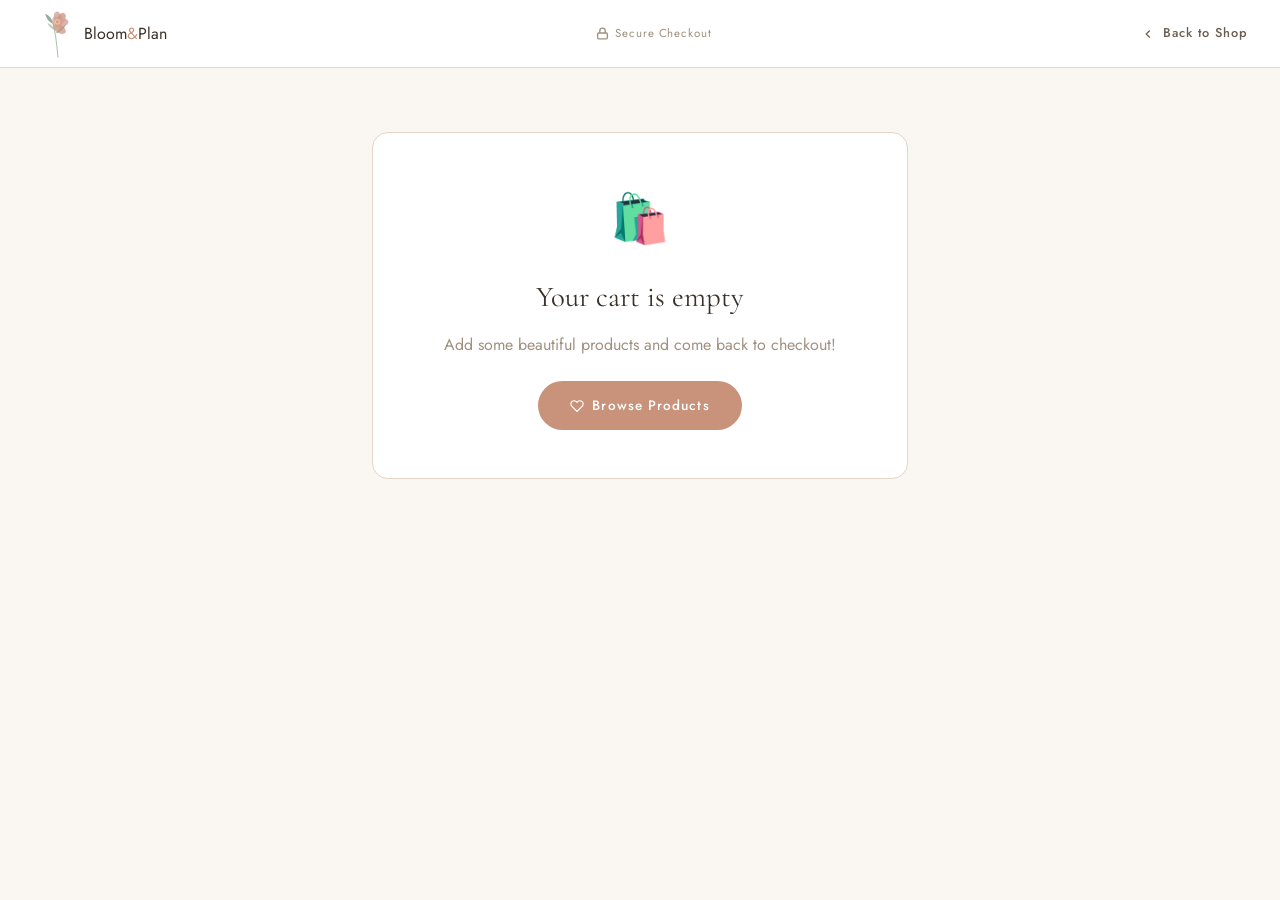
<file: checkout.html>
<!DOCTYPE html>
<html lang="en">
<head>
  <meta charset="UTF-8" />
  <meta name="viewport" content="width=device-width, initial-scale=1.0" />
  <title>Checkout — Bloom & Plan</title>
  <meta name="description" content="Secure checkout for Bloom & Plan digital products." />
  <link rel="preconnect" href="https://fonts.googleapis.com">
  <link href="https://fonts.googleapis.com/css2?family=Cormorant+Garamond:ital,wght@0,300;0,400;0,500;1,300;1,400&family=Jost:wght@300;400;500;600&display=swap" rel="stylesheet">
  <link rel="icon" href="data:image/svg+xml,<svg xmlns='http://www.w3.org/2000/svg' viewBox='0 0 100 100'><text y='.9em' font-size='90'>🌸</text></svg>" />
  <style>
    /* ───── RESET & TOKENS ───── */
    *, *::before, *::after { box-sizing: border-box; margin: 0; padding: 0; }
    :root {
      --rose:       #C9927A;
      --rose-dark:  #A8705A;
      --rose-pale:  #F5EAE3;
      --rose-light: #E8C4B3;
      --sage:       #7E9E8A;
      --sage-pale:  #EDF3EE;
      --gold:       #C4A25A;
      --gold-light: #E8D09A;
      --cream:      #FAF7F2;
      --ivory:      #F3EEE7;
      --dark:       #3A3028;
      --mid:        #6B5C4E;
      --light:      #A0907E;
      --border:     #E2D5C3;
      --serif:      'Cormorant Garamond', Georgia, serif;
      --sans:       'Jost', sans-serif;
      --success:    #5A9E7A;
      --error:      #C96A6A;
    }
    html { font-size: 16px; scroll-behavior: smooth; }
    body {
      font-family: var(--sans);
      background: var(--cream);
      color: var(--dark);
      line-height: 1.6;
      min-height: 100vh;
    }
    img { display: block; max-width: 100%; }
    a { text-decoration: none; color: inherit; }

    /* ───── NAV ───── */
    .checkout-nav {
      background: #fff;
      border-bottom: 1px solid var(--border);
      padding: 0 2rem;
      height: 68px;
      display: flex;
      align-items: center;
      justify-content: space-between;
      position: sticky;
      top: 0;
      z-index: 100;
    }
    .nav-logo {
      display: flex;
      align-items: center;
    }
    .nav-logo-icon {
      height: 52px;
      width: 52px;
    }
    .nav-logo span { color: var(--rose); }
    .nav-back {
      display: flex;
      align-items: center;
      gap: 0.5rem;
      font-size: 0.8rem;
      font-weight: 500;
      letter-spacing: 0.08em;
      color: var(--mid);
      transition: color 0.2s;
    }
    .nav-back:hover { color: var(--rose); }
    .nav-secure {
      display: flex;
      align-items: center;
      gap: 0.4rem;
      font-size: 0.72rem;
      color: var(--light);
      letter-spacing: 0.08em;
    }

    /* ───── LAYOUT ───── */
    .checkout-layout {
      max-width: 1100px;
      margin: 0 auto;
      padding: 3rem 2rem 5rem;
      display: grid;
      grid-template-columns: 1fr 420px;
      gap: 3rem;
      align-items: start;
    }

    /* ───── SECTION HEADERS ───── */
    .section-head {
      display: flex;
      align-items: center;
      gap: 0.75rem;
      margin-bottom: 1.5rem;
    }
    .section-num {
      width: 28px; height: 28px;
      border-radius: 50%;
      background: var(--dark);
      color: #fff;
      font-size: 0.75rem;
      font-weight: 600;
      display: flex;
      align-items: center;
      justify-content: center;
      flex-shrink: 0;
    }
    .section-title {
      font-family: var(--serif);
      font-size: 1.3rem;
      font-weight: 400;
      color: var(--dark);
    }

    /* ───── FORM CARD ───── */
    .form-card {
      background: #fff;
      border-radius: 16px;
      padding: 2rem;
      border: 1px solid var(--border);
      margin-bottom: 1.5rem;
    }

    /* ───── FIELD ───── */
    .field-row {
      display: grid;
      gap: 1rem;
      margin-bottom: 1rem;
    }
    .field-row.cols-2 { grid-template-columns: 1fr 1fr; }
    .field-row.cols-3 { grid-template-columns: 1fr 1fr 1fr; }

    .field {
      display: flex;
      flex-direction: column;
      gap: 0.4rem;
    }
    .field label {
      font-size: 0.72rem;
      font-weight: 600;
      letter-spacing: 0.12em;
      text-transform: uppercase;
      color: var(--mid);
    }
    .field input, .field select {
      height: 46px;
      border: 1.5px solid var(--border);
      border-radius: 10px;
      padding: 0 1rem;
      font-family: var(--sans);
      font-size: 0.9rem;
      color: var(--dark);
      background: var(--cream);
      outline: none;
      transition: border-color 0.2s, box-shadow 0.2s;
      -webkit-appearance: none;
    }
    .field input:focus, .field select:focus {
      border-color: var(--rose);
      box-shadow: 0 0 0 3px rgba(201,146,122,0.12);
      background: #fff;
    }
    .field input.error { border-color: var(--error); }
    .field input.valid { border-color: var(--success); }
    .field .field-error {
      font-size: 0.7rem;
      color: var(--error);
      display: none;
    }
    .field input.error + .field-error { display: block; }

    /* ───── CARD INPUT SPECIAL ───── */
    .card-input-wrap {
      position: relative;
    }
    .card-input-wrap input { padding-right: 3.5rem; }
    .card-icons {
      position: absolute;
      right: 0.75rem;
      top: 50%;
      transform: translateY(-50%);
      display: flex;
      gap: 4px;
    }
    .card-icon {
      width: 28px; height: 18px;
      border-radius: 3px;
      font-size: 0.45rem;
      font-weight: 700;
      display: flex;
      align-items: center;
      justify-content: center;
      letter-spacing: 0.04em;
    }
    .card-icon.visa { background: #1a1f71; color: #fff; }
    .card-icon.mc   { background: linear-gradient(135deg, #eb001b 50%, #f79e1b 50%); color: transparent; width: 28px; }
    .card-icon.pp   { background: #003087; color: #fff; }

    /* ───── PAYMENT TABS ───── */
    .payment-tabs {
      display: flex;
      gap: 0.5rem;
      margin-bottom: 1.5rem;
    }
    .pay-tab {
      flex: 1;
      padding: 0.75rem 1rem;
      border: 1.5px solid var(--border);
      border-radius: 10px;
      background: transparent;
      font-family: var(--sans);
      font-size: 0.8rem;
      font-weight: 500;
      color: var(--mid);
      cursor: pointer;
      transition: all 0.2s;
      display: flex;
      align-items: center;
      justify-content: center;
      gap: 0.4rem;
    }
    .pay-tab.active {
      border-color: var(--rose);
      background: var(--rose-pale);
      color: var(--rose-dark);
    }
    .pay-tab:hover:not(.active) { border-color: var(--rose-light); }

    /* ───── SECURE BADGE ───── */
    .secure-row {
      display: flex;
      align-items: center;
      gap: 0.5rem;
      font-size: 0.72rem;
      color: var(--light);
      margin-top: 1rem;
      padding-top: 1rem;
      border-top: 1px solid var(--border);
    }
    .secure-icon { font-size: 0.9rem; }

    /* ───── DIVIDER ───── */
    .section-divider {
      height: 1px;
      background: var(--border);
      margin: 1.5rem 0;
    }

    /* ───── CTA BUTTON ───── */
    .checkout-btn {
      width: 100%;
      padding: 1.1rem;
      background: var(--dark);
      color: #fff;
      border: none;
      border-radius: 100px;
      font-family: var(--sans);
      font-size: 0.9rem;
      font-weight: 600;
      letter-spacing: 0.1em;
      text-transform: uppercase;
      cursor: pointer;
      transition: all 0.3s;
      display: flex;
      align-items: center;
      justify-content: center;
      gap: 0.6rem;
      position: relative;
      overflow: hidden;
      margin-top: 1.5rem;
    }
    .checkout-btn:hover { background: var(--rose); transform: translateY(-1px); box-shadow: 0 8px 24px rgba(201,146,122,0.35); }
    .checkout-btn:active { transform: translateY(0); }
    .checkout-btn.loading {
      background: var(--rose-dark);
      pointer-events: none;
    }
    .btn-spinner {
      width: 18px; height: 18px;
      border: 2px solid rgba(255,255,255,0.3);
      border-top-color: #fff;
      border-radius: 50%;
      animation: spin 0.7s linear infinite;
      display: none;
    }
    .checkout-btn.loading .btn-spinner { display: block; }
    .checkout-btn.loading .btn-text { opacity: 0.7; }

    @keyframes spin { to { transform: rotate(360deg); } }

    /* ───── ORDER SUMMARY (right column) ───── */
    .order-summary {
      background: #fff;
      border-radius: 16px;
      padding: 2rem;
      border: 1px solid var(--border);
      position: sticky;
      top: 90px;
    }

    .summary-title {
      font-family: var(--serif);
      font-size: 1.25rem;
      font-weight: 400;
      color: var(--dark);
      margin-bottom: 1.25rem;
      padding-bottom: 1rem;
      border-bottom: 1px solid var(--border);
    }

    .summary-items {
      display: flex;
      flex-direction: column;
      gap: 1rem;
      margin-bottom: 1.25rem;
    }

    .summary-item {
      display: flex;
      gap: 0.875rem;
      align-items: center;
    }
    .summary-item-img {
      width: 56px; height: 56px;
      border-radius: 8px;
      overflow: hidden;
      flex-shrink: 0;
      border: 1px solid var(--border);
    }
    .summary-item-img img { width: 100%; height: 100%; object-fit: cover; }
    .summary-item-info { flex: 1; }
    .summary-item-name {
      font-family: var(--serif);
      font-size: 0.95rem;
      font-weight: 400;
      color: var(--dark);
      line-height: 1.25;
      margin-bottom: 2px;
    }
    .summary-item-cat {
      font-size: 0.68rem;
      font-weight: 600;
      letter-spacing: 0.15em;
      text-transform: uppercase;
      color: var(--rose);
    }
    .summary-item-price {
      font-family: var(--serif);
      font-size: 1rem;
      font-weight: 500;
      color: var(--dark);
      white-space: nowrap;
    }

    /* Coupon */
    .coupon-row {
      display: flex;
      gap: 0.5rem;
      margin-bottom: 1.25rem;
    }
    .coupon-input {
      flex: 1;
      height: 40px;
      border: 1.5px solid var(--border);
      border-radius: 10px;
      padding: 0 0.875rem;
      font-family: var(--sans);
      font-size: 0.8rem;
      color: var(--dark);
      outline: none;
      background: var(--cream);
      transition: border-color 0.2s;
    }
    .coupon-input:focus { border-color: var(--rose); background: #fff; }
    .coupon-btn {
      padding: 0 1.25rem;
      height: 40px;
      border-radius: 10px;
      background: var(--ivory);
      border: 1.5px solid var(--border);
      font-family: var(--sans);
      font-size: 0.75rem;
      font-weight: 600;
      letter-spacing: 0.08em;
      color: var(--mid);
      cursor: pointer;
      transition: all 0.2s;
    }
    .coupon-btn:hover { background: var(--rose-pale); border-color: var(--rose-light); color: var(--rose); }

    /* Totals */
    .summary-totals {
      border-top: 1px solid var(--border);
      padding-top: 1rem;
      display: flex;
      flex-direction: column;
      gap: 0.5rem;
    }
    .summary-row {
      display: flex;
      justify-content: space-between;
      font-size: 0.85rem;
      color: var(--mid);
    }
    .summary-row.total {
      font-family: var(--serif);
      font-size: 1.35rem;
      font-weight: 400;
      color: var(--dark);
      border-top: 1px solid var(--border);
      padding-top: 0.75rem;
      margin-top: 0.25rem;
    }
    .summary-row .discount { color: var(--success); }

    /* Perks */
    .summary-perks {
      margin-top: 1.25rem;
      display: flex;
      flex-direction: column;
      gap: 0.5rem;
    }
    .perk-row {
      display: flex;
      align-items: center;
      gap: 0.5rem;
      font-size: 0.78rem;
      color: var(--light);
    }
    .perk-icon { font-size: 0.9rem; }

    /* ───── EMPTY STATE ───── */
    .empty-cart-msg {
      text-align: center;
      padding: 3rem 2rem;
      background: #fff;
      border-radius: 16px;
      border: 1px solid var(--border);
    }
    .empty-cart-msg h2 { font-family: var(--serif); font-size: 1.8rem; font-weight: 400; margin-bottom: 0.75rem; }
    .empty-cart-msg p { color: var(--light); margin-bottom: 1.5rem; }
    .go-shop-btn {
      display: inline-flex;
      align-items: center;
      gap: 0.5rem;
      padding: 0.85rem 2rem;
      background: var(--rose);
      color: #fff;
      border-radius: 100px;
      font-size: 0.85rem;
      font-weight: 500;
      letter-spacing: 0.08em;
      transition: background 0.2s;
    }
    .go-shop-btn:hover { background: var(--rose-dark); }

    /* ───── SUCCESS OVERLAY ───── */
    .success-overlay {
      position: fixed;
      inset: 0;
      background: var(--cream);
      z-index: 9999;
      display: flex;
      align-items: center;
      justify-content: center;
      opacity: 0;
      pointer-events: none;
      transition: opacity 0.5s;
    }
    .success-overlay.show {
      opacity: 1;
      pointer-events: all;
    }
    .success-box {
      background: #fff;
      border-radius: 24px;
      padding: 3.5rem 4rem;
      max-width: 520px;
      width: 90%;
      text-align: center;
      border: 1px solid var(--border);
      box-shadow: 0 24px 80px rgba(58,48,40,0.12);
      transform: scale(0.95);
      transition: transform 0.5s cubic-bezier(0.34, 1.56, 0.64, 1);
    }
    .success-overlay.show .success-box { transform: scale(1); }
    .success-icon {
      width: 72px; height: 72px;
      background: var(--sage-pale);
      border-radius: 50%;
      display: flex;
      align-items: center;
      justify-content: center;
      font-size: 2rem;
      margin: 0 auto 1.5rem;
    }
    .success-title {
      font-family: var(--serif);
      font-size: 2.2rem;
      font-weight: 400;
      color: var(--dark);
      margin-bottom: 0.75rem;
    }
    .success-sub {
      font-size: 0.9rem;
      color: var(--light);
      font-weight: 300;
      line-height: 1.7;
      margin-bottom: 0.5rem;
    }
    .success-email-note {
      font-size: 0.82rem;
      color: var(--mid);
      font-weight: 400;
      margin-bottom: 2rem;
      padding: 0.75rem 1rem;
      background: var(--ivory);
      border-radius: 8px;
      border: 1px solid var(--border);
    }
    .success-email-note strong { color: var(--rose); }
    .success-order-id {
      font-family: var(--serif);
      font-size: 0.85rem;
      color: var(--light);
      margin-bottom: 2rem;
    }
    .success-actions {
      display: flex;
      gap: 0.75rem;
      justify-content: center;
      flex-wrap: wrap;
    }
    .success-btn-primary {
      padding: 0.85rem 2rem;
      background: var(--dark);
      color: #fff;
      border-radius: 100px;
      font-size: 0.82rem;
      font-weight: 500;
      letter-spacing: 0.08em;
      transition: background 0.2s;
    }
    .success-btn-primary:hover { background: var(--rose); }
    .success-btn-outline {
      padding: 0.85rem 2rem;
      border: 1.5px solid var(--border);
      color: var(--mid);
      border-radius: 100px;
      font-size: 0.82rem;
      font-weight: 500;
      letter-spacing: 0.08em;
      transition: all 0.2s;
    }
    .success-btn-outline:hover { border-color: var(--rose); color: var(--rose); }

    /* ───── RESPONSIVE ───── */
    @media (max-width: 900px) {
      .checkout-layout {
        grid-template-columns: 1fr;
        padding: 2rem 1.25rem 4rem;
      }
      .order-summary { position: static; order: -1; }
    }
    @media (max-width: 500px) {
      .field-row.cols-2, .field-row.cols-3 { grid-template-columns: 1fr; }
      .checkout-nav { padding: 0 1.25rem; }
      .form-card { padding: 1.5rem; }
    }
  </style>
</head>
<body>

<!-- NAV -->
<nav class="checkout-nav">
  <a href="index.html" class="nav-logo">
    <svg class="nav-logo-icon" viewBox="0 0 80 90" fill="none" xmlns="http://www.w3.org/2000/svg" aria-hidden="true">
      <path d="M40 85 Q38 65 36 50 Q34 38 32 28" stroke="#9DB89A" stroke-width="1.5" stroke-linecap="round" fill="none"/>
      <path d="M32 28 Q20 22 18 10 Q28 14 32 28Z" fill="#7E9E8A" opacity="0.85"/>
      <path d="M36 44 Q50 40 54 28 Q42 34 36 44Z" fill="#7E9E8A" opacity="0.75"/>
      <path d="M34 38 Q24 35 22 26 Q32 30 34 38Z" fill="#9DB89A" opacity="0.65"/>
      <ellipse cx="40" cy="18" rx="7" ry="12" fill="#D4A09A" opacity="0.8" transform="rotate(-15 40 18)"/>
      <ellipse cx="40" cy="18" rx="7" ry="12" fill="#C9927A" opacity="0.75" transform="rotate(30 40 28)"/>
      <ellipse cx="40" cy="18" rx="7" ry="12" fill="#D4A09A" opacity="0.8" transform="rotate(75 38 26)"/>
      <ellipse cx="40" cy="18" rx="7" ry="12" fill="#C9927A" opacity="0.7" transform="rotate(120 36 28)"/>
      <ellipse cx="40" cy="18" rx="7" ry="12" fill="#D4A09A" opacity="0.75" transform="rotate(165 38 22)"/>
      <circle cx="39" cy="24" r="5" fill="#E8C4A0" opacity="0.9"/>
      <circle cx="39" cy="24" r="2.5" fill="#C4A25A" opacity="0.8"/>
    </svg>
    Bloom <span>&</span> Plan
  </a>
  <div class="nav-secure">
    <svg width="13" height="13" viewBox="0 0 24 24" fill="none" stroke="currentColor" stroke-width="2.5"><rect x="3" y="11" width="18" height="11" rx="2"/><path d="M7 11V7a5 5 0 0110 0v4"/></svg>
    Secure Checkout
  </div>
  <a href="index.html" class="nav-back" id="back-to-shop">
    <svg width="14" height="14" viewBox="0 0 24 24" fill="none" stroke="currentColor" stroke-width="2"><polyline points="15 18 9 12 15 6"/></svg>
    Back to Shop
  </a>
</nav>

<!-- SUCCESS OVERLAY -->
<div class="success-overlay" id="success-overlay">
  <div class="success-box">
    <div class="success-icon">🌸</div>
    <div class="success-title">Order Confirmed!</div>
    <p class="success-sub">
      Thank you so much for your purchase. Your digital products are on their way to your inbox right now.
    </p>
    <div class="success-email-note">
      📧 Download link sent to <strong id="success-email-display">your email</strong>
    </div>
    <div class="success-order-id" id="success-order-id">Order #BP-000000</div>
    <div class="success-actions">
      <a href="index.html" class="success-btn-primary">Continue Shopping</a>
      <a href="products/vision-board-kit/index.html" class="success-btn-outline" id="preview-product-link">Preview Your Product</a>
    </div>
  </div>
</div>

<!-- CHECKOUT LAYOUT -->
<div class="checkout-layout" id="checkout-layout">

  <!-- LEFT: FORM -->
  <div class="checkout-form" id="checkout-form-col">

    <!-- CONTACT -->
    <div class="form-card">
      <div class="section-head">
        <div class="section-num">1</div>
        <div class="section-title">Contact Information</div>
      </div>

      <div class="field-row cols-2">
        <div class="field">
          <label for="first-name">First Name</label>
          <input type="text" id="first-name" name="first-name" placeholder="Sofia" autocomplete="given-name" />
          <span class="field-error">Please enter your first name</span>
        </div>
        <div class="field">
          <label for="last-name">Last Name</label>
          <input type="text" id="last-name" name="last-name" placeholder="Martin" autocomplete="family-name" />
          <span class="field-error">Please enter your last name</span>
        </div>
      </div>

      <div class="field-row">
        <div class="field">
          <label for="email">Email Address</label>
          <input type="email" id="email" name="email" placeholder="you@email.com" autocomplete="email" />
          <span class="field-error">Please enter a valid email address</span>
        </div>
      </div>

      <p style="font-size:0.75rem; color:var(--light); margin-top:0.25rem;">
        📥 Your download link will be sent to this email instantly after purchase.
      </p>
    </div>

    <!-- PAYMENT -->
    <div class="form-card">
      <div class="section-head">
        <div class="section-num">2</div>
        <div class="section-title">Payment Details</div>
      </div>

      <div class="payment-tabs">
        <button class="pay-tab active" id="tab-card" onclick="switchPayTab('card')">
          <svg width="14" height="14" viewBox="0 0 24 24" fill="none" stroke="currentColor" stroke-width="2"><rect x="1" y="4" width="22" height="16" rx="2"/><line x1="1" y1="10" x2="23" y2="10"/></svg>
          Card
        </button>
        <button class="pay-tab" id="tab-paypal" onclick="switchPayTab('paypal')">
          <svg width="14" height="14" viewBox="0 0 24 24" fill="none" stroke="currentColor" stroke-width="2"><path d="M17.4 6.3C17.9 3.7 16 2 13.2 2H6.1L3 18h4.5l.9-5.4h2.7c4.2 0 7-2.1 7.3-6.3z"/></svg>
          PayPal
        </button>
        <button class="pay-tab" id="tab-applepay" onclick="switchPayTab('applepay')">
          🍎 Apple Pay
        </button>
      </div>

      <!-- Card Fields -->
      <div id="card-fields">
        <div class="field-row">
          <div class="field">
            <label for="card-name">Name on Card</label>
            <input type="text" id="card-name" name="card-name" placeholder="Sofia Martin" autocomplete="cc-name" />
            <span class="field-error">Please enter the name on your card</span>
          </div>
        </div>

        <div class="field-row">
          <div class="field">
            <label for="card-number">Card Number</label>
            <div class="card-input-wrap">
              <input type="text" id="card-number" name="card-number" placeholder="1234 5678 9012 3456"
                maxlength="19" inputmode="numeric" autocomplete="cc-number" />
              <div class="card-icons">
                <div class="card-icon visa">VISA</div>
                <div class="card-icon mc"></div>
              </div>
            </div>
            <span class="field-error">Please enter a valid card number</span>
          </div>
        </div>

        <div class="field-row cols-3">
          <div class="field" style="grid-column: span 2;">
            <label for="card-expiry">Expiry Date</label>
            <input type="text" id="card-expiry" name="card-expiry" placeholder="MM / YY" maxlength="7" inputmode="numeric" autocomplete="cc-exp" />
            <span class="field-error">Enter a valid expiry date</span>
          </div>
          <div class="field">
            <label for="card-cvc">CVC</label>
            <input type="text" id="card-cvc" name="card-cvc" placeholder="123" maxlength="4" inputmode="numeric" autocomplete="cc-csc" />
            <span class="field-error">Enter CVC</span>
          </div>
        </div>
      </div>

      <!-- PayPal alternative -->
      <div id="paypal-fields" style="display:none;">
        <div style="text-align:center; padding:2rem; background:var(--cream); border-radius:12px; border:1px dashed var(--border);">
          <div style="font-size:2rem; margin-bottom:0.75rem;">🔵</div>
          <div style="font-family:var(--serif); font-size:1.1rem; color:var(--mid); margin-bottom:0.5rem;">Pay with PayPal</div>
          <p style="font-size:0.8rem; color:var(--light);">You'll be redirected to PayPal to complete your purchase securely.</p>
        </div>
      </div>

      <!-- Apple Pay alternative -->
      <div id="applepay-fields" style="display:none;">
        <div style="text-align:center; padding:2rem; background:var(--cream); border-radius:12px; border:1px dashed var(--border);">
          <div style="font-size:2rem; margin-bottom:0.75rem;">🍎</div>
          <div style="font-family:var(--serif); font-size:1.1rem; color:var(--mid); margin-bottom:0.5rem;">Pay with Apple Pay</div>
          <p style="font-size:0.8rem; color:var(--light);">Complete your purchase with Face ID or Touch ID.</p>
        </div>
      </div>

      <div class="secure-row">
        <span class="secure-icon">🔒</span>
        <span>Your payment information is encrypted and secure. We never store card details.</span>
      </div>
    </div>

    <!-- BILLING TOGGLE -->
    <div class="form-card" style="padding:1.25rem 2rem;">
      <label style="display:flex; align-items:center; gap:0.75rem; cursor:pointer;">
        <input type="checkbox" id="billing-same" checked
          style="width:16px;height:16px;accent-color:var(--rose);cursor:pointer;" />
        <span style="font-size:0.85rem; color:var(--mid);">Billing address same as email address</span>
      </label>
    </div>

    <!-- PLACE ORDER BUTTON -->
    <button class="checkout-btn" id="place-order-btn" onclick="handlePlaceOrder()">
      <span class="btn-spinner"></span>
      <span class="btn-text">
        <svg width="16" height="16" viewBox="0 0 24 24" fill="none" stroke="currentColor" stroke-width="2.5"><polyline points="20 6 9 17 4 12"/></svg>
        Complete Order · <span id="btn-total">$0</span>
      </span>
    </button>

    <p style="text-align:center; font-size:0.72rem; color:var(--light); margin-top:0.75rem; line-height:1.6;">
      By completing your purchase you agree to our <a href="#" style="color:var(--rose);">Terms of Service</a> and <a href="#" style="color:var(--rose);">Privacy Policy</a>.
      All digital products are for personal use only.
    </p>

  </div>

  <!-- RIGHT: ORDER SUMMARY -->
  <div class="order-summary">
    <div class="summary-title">Your Order</div>

    <div class="summary-items" id="summary-items">
      <!-- Populated by JS -->
    </div>

    <div class="coupon-row">
      <input class="coupon-input" type="text" id="coupon-code" placeholder="Discount code" />
      <button class="coupon-btn" onclick="applyCoupon()">Apply</button>
    </div>

    <div class="summary-totals">
      <div class="summary-row">
        <span>Subtotal</span>
        <span id="subtotal-display">$0</span>
      </div>
      <div class="summary-row" id="discount-row" style="display:none;">
        <span>Discount</span>
        <span class="discount" id="discount-display">-$0</span>
      </div>
      <div class="summary-row">
        <span>Delivery</span>
        <span style="color:var(--success); font-weight:500;">FREE — Instant Download</span>
      </div>
      <div class="summary-row total">
        <span>Total</span>
        <span id="total-display">$0</span>
      </div>
    </div>

    <div class="summary-perks">
      <div class="perk-row"><span class="perk-icon">⚡</span> Instant digital delivery</div>
      <div class="perk-row"><span class="perk-icon">♾️</span> Unlimited personal printing</div>
      <div class="perk-row"><span class="perk-icon">💛</span> 30-day happiness guarantee</div>
      <div class="perk-row"><span class="perk-icon">🔒</span> Secure 256-bit SSL checkout</div>
    </div>
  </div>

</div>

<!-- EMPTY STATE (hidden by default) -->
<div id="empty-state" style="display:none; max-width:600px; margin:4rem auto; padding:0 2rem;">
  <div class="empty-cart-msg">
    <div style="font-size:3rem; margin-bottom:1rem;">🛍️</div>
    <h2>Your cart is empty</h2>
    <p>Add some beautiful products and come back to checkout!</p>
    <a href="index.html#shop" class="go-shop-btn">
      <svg width="14" height="14" viewBox="0 0 24 24" fill="none" stroke="currentColor" stroke-width="2"><path d="M20.84 4.61a5.5 5.5 0 00-7.78 0L12 5.67l-1.06-1.06a5.5 5.5 0 00-7.78 7.78l1.06 1.06L12 21.23l7.78-7.78 1.06-1.06a5.5 5.5 0 000-7.78z"/></svg>
      Browse Products
    </a>
  </div>
</div>

<script>
  // ─── LOAD CART FROM LOCALSTORAGE ───
  let cart = [];
  let discount = 0;
  let activePayTab = 'card';

  function loadCart() {
    try {
      cart = JSON.parse(localStorage.getItem('bloom_cart') || '[]');
    } catch(e) {
      cart = [];
    }
  }

  function initCheckout() {
    loadCart();

    if (cart.length === 0) {
      document.getElementById('checkout-layout').style.display = 'none';
      document.getElementById('empty-state').style.display = 'block';
      return;
    }

    renderSummary();
    initCardFormatting();
  }

  function renderSummary() {
    const container = document.getElementById('summary-items');
    container.innerHTML = cart.map(item => `
      <div class="summary-item">
        <div class="summary-item-img">
          <img src="${item.image}" alt="${item.name}" loading="lazy" />
        </div>
        <div class="summary-item-info">
          <div class="summary-item-name">${item.name}</div>
          <div class="summary-item-cat">${item.catLabel}</div>
        </div>
        <div class="summary-item-price">$${item.price}</div>
      </div>
    `).join('');

    updateTotals();
  }

  function updateTotals() {
    const subtotal = cart.reduce((s, i) => s + i.price, 0);
    const total = Math.max(0, subtotal - discount);

    document.getElementById('subtotal-display').textContent = `$${subtotal}`;
    document.getElementById('total-display').textContent = `$${total}`;
    document.getElementById('btn-total').textContent = `$${total}`;

    const discountRow = document.getElementById('discount-row');
    if (discount > 0) {
      discountRow.style.display = 'flex';
      document.getElementById('discount-display').textContent = `-$${discount}`;
    } else {
      discountRow.style.display = 'none';
    }
  }

  // ─── COUPON ───
  const COUPONS = { 'BLOOM10': 10, 'PLAN20': 20, 'WELCOME15': 15 };

  function applyCoupon() {
    const code = document.getElementById('coupon-code').value.trim().toUpperCase();
    if (COUPONS[code]) {
      discount = COUPONS[code];
      updateTotals();
      document.getElementById('coupon-code').style.borderColor = 'var(--success)';
      showMsg(`✓ Coupon applied! $${discount} off.`, 'success');
    } else {
      document.getElementById('coupon-code').style.borderColor = 'var(--error)';
      showMsg('Invalid coupon code.', 'error');
    }
  }

  // ─── PAYMENT TAB SWITCH ───
  function switchPayTab(tab) {
    activePayTab = tab;
    document.querySelectorAll('.pay-tab').forEach(t => t.classList.remove('active'));
    document.getElementById(`tab-${tab}`).classList.add('active');
    document.getElementById('card-fields').style.display = tab === 'card' ? 'block' : 'none';
    document.getElementById('paypal-fields').style.display = tab === 'paypal' ? 'block' : 'none';
    document.getElementById('applepay-fields').style.display = tab === 'applepay' ? 'block' : 'none';
  }

  // ─── CARD INPUT FORMATTING ───
  function initCardFormatting() {
    const cardNum = document.getElementById('card-number');
    cardNum.addEventListener('input', () => {
      let v = cardNum.value.replace(/\D/g, '').slice(0, 16);
      cardNum.value = v.replace(/(.{4})/g, '$1 ').trim();
    });

    const expiry = document.getElementById('card-expiry');
    expiry.addEventListener('input', () => {
      let v = expiry.value.replace(/\D/g, '').slice(0, 4);
      if (v.length >= 3) v = v.slice(0,2) + ' / ' + v.slice(2);
      expiry.value = v;
    });

    const cvc = document.getElementById('card-cvc');
    cvc.addEventListener('input', () => {
      cvc.value = cvc.value.replace(/\D/g, '').slice(0, 4);
    });
  }

  // ─── VALIDATION ───
  function validateForm() {
    let valid = true;

    function check(id, condition) {
      const el = document.getElementById(id);
      if (!condition(el.value)) {
        el.classList.add('error');
        el.classList.remove('valid');
        valid = false;
      } else {
        el.classList.remove('error');
        el.classList.add('valid');
      }
    }

    check('first-name', v => v.trim().length >= 2);
    check('last-name',  v => v.trim().length >= 2);
    check('email',      v => /^[^\s@]+@[^\s@]+\.[^\s@]+$/.test(v.trim()));

    if (activePayTab === 'card') {
      check('card-name',   v => v.trim().length >= 3);
      check('card-number', v => v.replace(/\s/g, '').length === 16);
      check('card-expiry', v => /^\d{2}\s*\/\s*\d{2}$/.test(v.trim()));
      check('card-cvc',    v => v.length >= 3);
    }

    return valid;
  }

  // ─── PLACE ORDER ───
  function handlePlaceOrder() {
    if (!validateForm()) {
      // scroll to first error
      const firstErr = document.querySelector('input.error');
      if (firstErr) firstErr.scrollIntoView({ behavior: 'smooth', block: 'center' });
      return;
    }

    const btn = document.getElementById('place-order-btn');
    btn.classList.add('loading');
    btn.querySelector('.btn-text').innerHTML = '<span>Processing…</span>';

    // Simulate payment processing (1.8s)
    setTimeout(() => {
      const email = document.getElementById('email').value.trim();
      const orderId = 'BP-' + Math.floor(100000 + Math.random() * 900000);

      document.getElementById('success-email-display').textContent = email;
      document.getElementById('success-order-id').textContent = `Order #${orderId}`;

      // Clear cart from storage
      localStorage.removeItem('bloom_cart');

      // Show success
      document.getElementById('success-overlay').classList.add('show');
      btn.classList.remove('loading');
    }, 1800);
  }

  // ─── MINI TOAST ───
  let msgTimer;
  function showMsg(text, type) {
    let el = document.getElementById('mini-msg');
    if (!el) {
      el = document.createElement('div');
      el.id = 'mini-msg';
      el.style.cssText = `position:fixed;bottom:2rem;left:50%;transform:translateX(-50%);padding:0.75rem 1.5rem;border-radius:100px;font-size:0.82rem;font-weight:500;z-index:9999;transition:opacity 0.3s;white-space:nowrap;font-family:var(--sans);`;
      document.body.appendChild(el);
    }
    el.textContent = text;
    el.style.background = type === 'success' ? 'var(--success)' : 'var(--error)';
    el.style.color = '#fff';
    el.style.opacity = '1';
    clearTimeout(msgTimer);
    msgTimer = setTimeout(() => { el.style.opacity = '0'; }, 3000);
  }

  // ─── INIT ───
  document.addEventListener('DOMContentLoaded', initCheckout);
</script>
</body>
</html>
</file>
